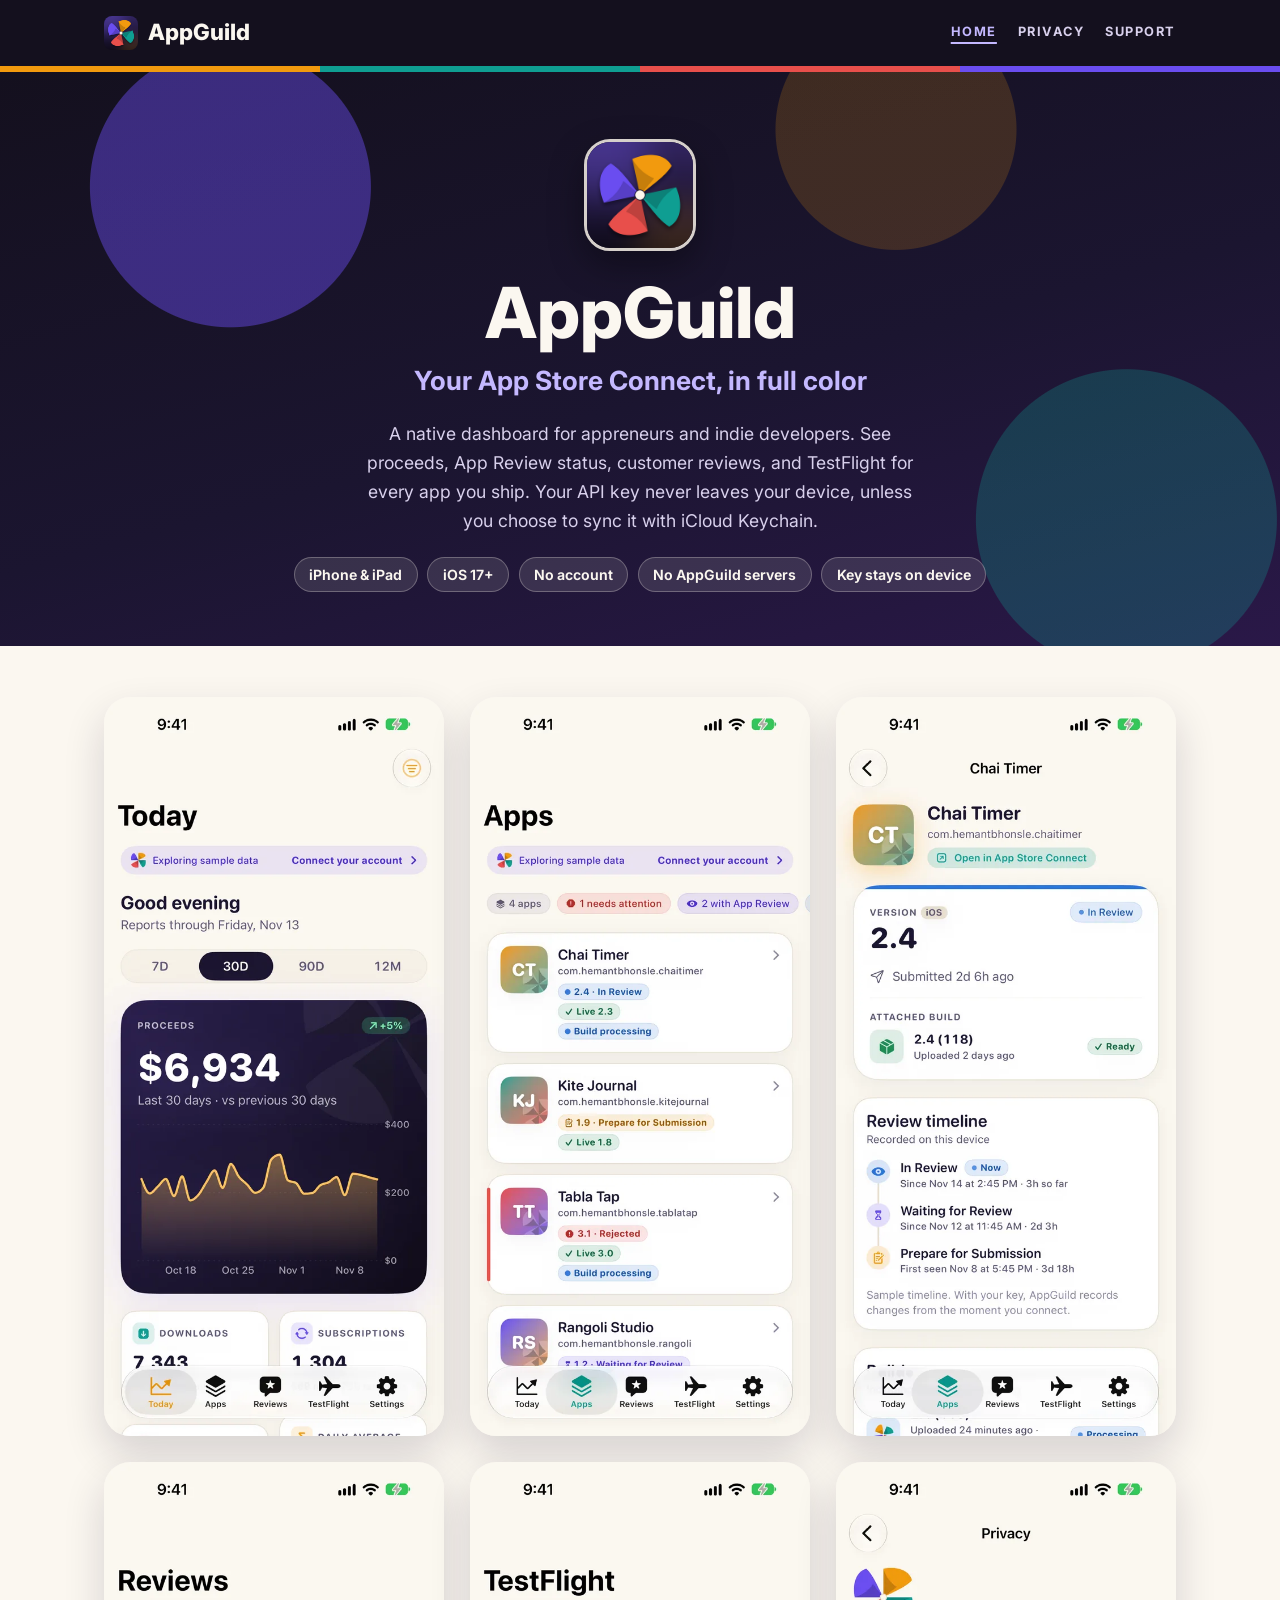
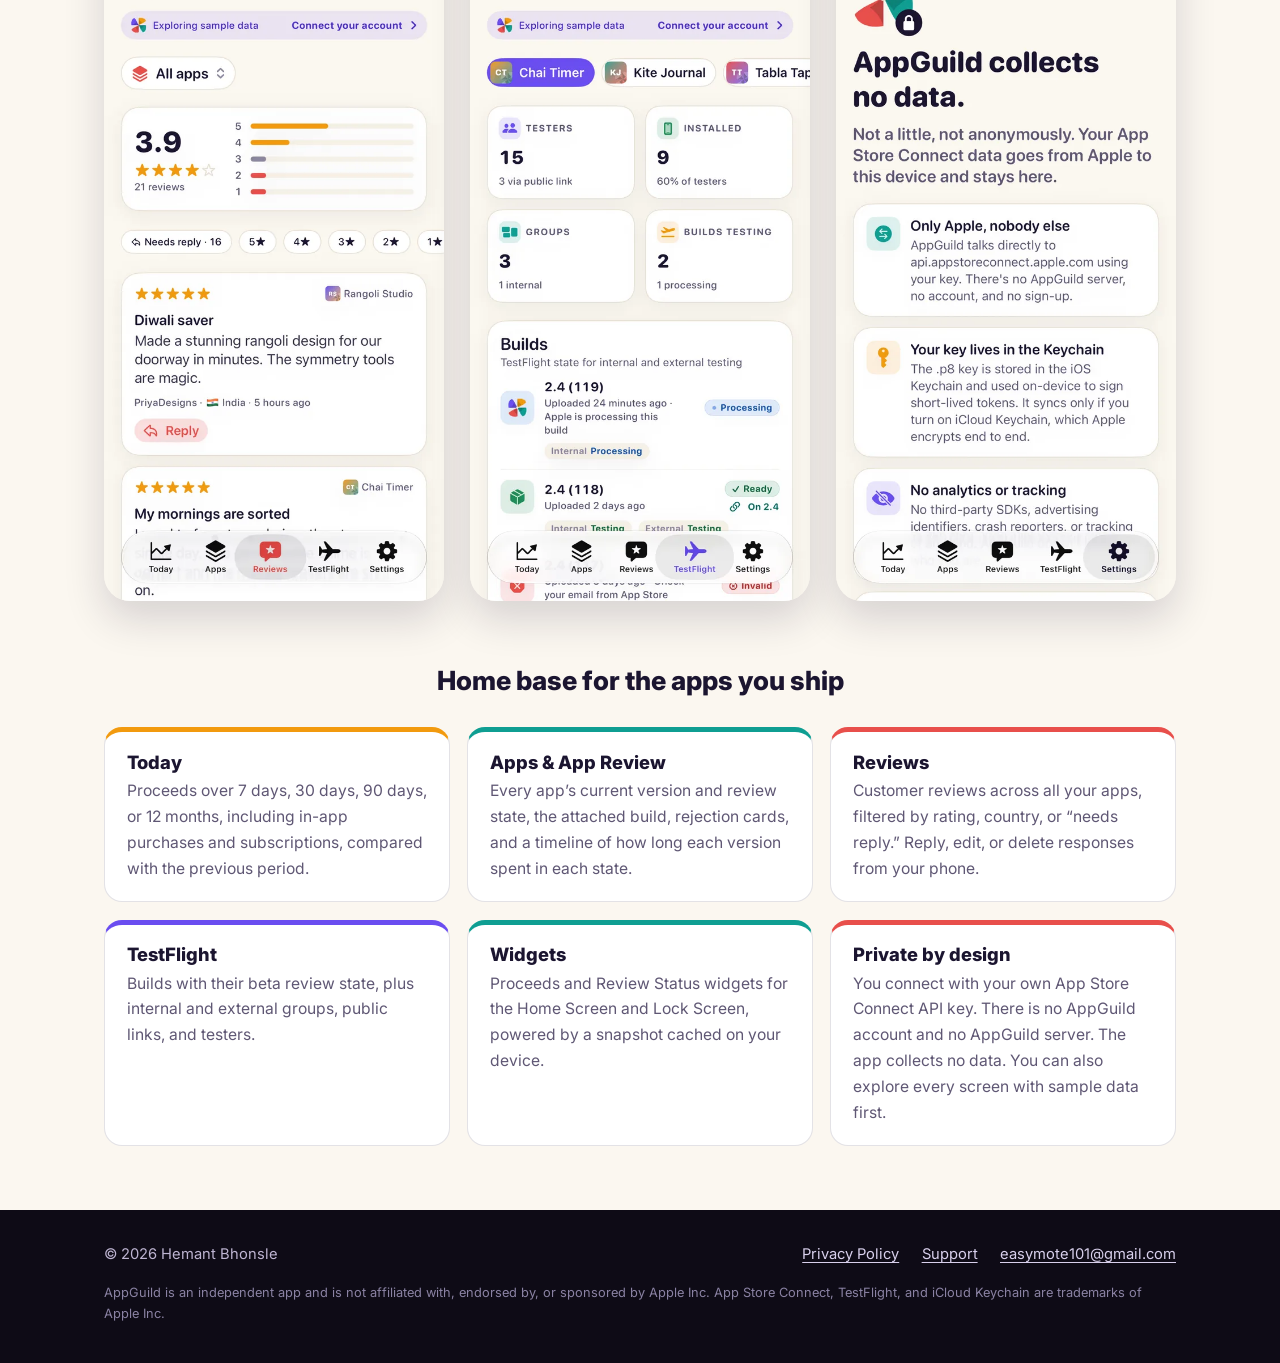
<file: appguild/index.html>
<!DOCTYPE html>
<html lang="en">
<head>
  <meta charset="utf-8">
  <meta name="viewport" content="width=device-width, initial-scale=1">
  <title>AppGuild for App Store Connect</title>
  <meta name="description" content="A native iOS dashboard for your App Store Connect account: proceeds, App Review status, customer reviews, and TestFlight. Your API key stays on your device.">
  <link rel="canonical" href="https://hbhonsle1.github.io/appguild/">
  <meta name="theme-color" content="#14101E">
  <meta property="og:type" content="website">
  <meta property="og:site_name" content="AppGuild">
  <meta property="og:title" content="AppGuild for App Store Connect">
  <meta property="og:description" content="A native iOS dashboard for your App Store Connect account: proceeds, App Review status, customer reviews, and TestFlight. Your API key stays on your device.">
  <meta property="og:url" content="https://hbhonsle1.github.io/appguild/">
  <meta property="og:image" content="https://hbhonsle1.github.io/appguild/assets/icon-512.png">
  <meta property="og:image:width" content="512">
  <meta property="og:image:height" content="512">
  <meta property="og:image:alt" content="AppGuild app icon: a four-blade pinwheel in marigold, lagoon, coral and iris on a deep purple background">
  <meta name="twitter:card" content="summary">
  <link rel="icon" href="assets/favicon.png" type="image/png">
  <link rel="apple-touch-icon" href="assets/apple-touch-icon.png">
  <link rel="preload" href="assets/fonts/inter.woff2" as="font" type="font/woff2" crossorigin>
  <link rel="stylesheet" href="assets/style.css">
</head>
<body>
  <a class="skip-link" href="#main">Skip to content</a>
  <header class="site-header">
    <div class="wrap">
      <a class="brand" href="./"><img src="assets/img/app-icon.png" alt="" width="34" height="34">AppGuild</a>
      <nav class="site-nav" aria-label="Main">
        <ul>
          <li><a href="" aria-current="page">Home</a></li>
          <li><a href="privacy/">Privacy</a></li>
          <li><a href="support/">Support</a></li>
        </ul>
      </nav>
    </div>
  </header>
  <div class="blades" aria-hidden="true"></div>
  <main id="main">
    <section class="hero">
      <div class="wrap">
        <img class="app-icon" src="assets/img/app-icon.png" width="112" height="112" alt="AppGuild app icon: a four-blade pinwheel in marigold, lagoon, coral and iris on a deep purple background">
        <h1>AppGuild</h1>
        <p class="tagline">Your App Store Connect, in full color</p>
        <p class="summary">A native dashboard for appreneurs and indie developers. See proceeds, App Review status, customer reviews, and TestFlight for every app you ship. Your API key never leaves your device, unless you choose to sync it with iCloud Keychain.</p>
        <ul class="chips" aria-label="Highlights">
          <li>iPhone &amp; iPad</li><li>iOS 17+</li><li>No account</li><li>No AppGuild servers</li><li>Key stays on device</li>
        </ul>
      </div>
    </section>

    <section class="shots" aria-label="Screenshots">
      <div class="wrap">
        <ul>
          <li>
            <figure>
              <picture>
                <source srcset="assets/img/iphone-01.webp" type="image/webp">
                <img src="assets/img/iphone-01.jpg" width="600" height="1303" loading="lazy" decoding="async" alt="The Today tab in AppGuild, showing $6,934 in proceeds over the last 30 days, up 5% from the previous period, plus downloads and subscriptions.">
              </picture>
            </figure>
          </li>
          <li>
            <figure>
              <picture>
                <source srcset="assets/img/iphone-02.webp" type="image/webp">
                <img src="assets/img/iphone-02.jpg" width="600" height="1303" loading="lazy" decoding="async" alt="The Apps tab, with every app’s current version and App Review state at a glance.">
              </picture>
            </figure>
          </li>
          <li>
            <figure>
              <picture>
                <source srcset="assets/img/iphone-03.webp" type="image/webp">
                <img src="assets/img/iphone-03.jpg" width="600" height="1303" loading="lazy" decoding="async" alt="An app detail screen with a review timeline that shows how long each version spent in each App Review state.">
              </picture>
            </figure>
          </li>
          <li>
            <figure>
              <picture>
                <source srcset="assets/img/iphone-04.webp" type="image/webp">
                <img src="assets/img/iphone-04.jpg" width="600" height="1303" loading="lazy" decoding="async" alt="The Reviews tab, listing customer reviews across apps so you can reply from your phone.">
              </picture>
            </figure>
          </li>
          <li>
            <figure>
              <picture>
                <source srcset="assets/img/iphone-05.webp" type="image/webp">
                <img src="assets/img/iphone-05.jpg" width="600" height="1303" loading="lazy" decoding="async" alt="The TestFlight tab, showing builds, beta review state, and tester groups.">
              </picture>
            </figure>
          </li>
          <li>
            <figure>
              <picture>
                <source srcset="assets/img/iphone-06.webp" type="image/webp">
                <img src="assets/img/iphone-06.jpg" width="600" height="1303" loading="lazy" decoding="async" alt="The Privacy screen: AppGuild collects no data. Your App Store Connect data goes from Apple to this device and stays here.">
              </picture>
            </figure>
          </li>
        </ul>
      </div>
    </section>

    <section class="features" aria-labelledby="features-title">
      <div class="wrap">
        <h2 id="features-title">Home base for the apps you ship</h2>
        <ul>
          <li><h3>Today</h3><p>Proceeds over 7 days, 30 days, 90 days, or 12 months, including in-app purchases and subscriptions, compared with the previous period.</p></li>
          <li><h3>Apps &amp; App Review</h3><p>Every app’s current version and review state, the attached build, rejection cards, and a timeline of how long each version spent in each state.</p></li>
          <li><h3>Reviews</h3><p>Customer reviews across all your apps, filtered by rating, country, or “needs reply.” Reply, edit, or delete responses from your phone.</p></li>
          <li><h3>TestFlight</h3><p>Builds with their beta review state, plus internal and external groups, public links, and testers.</p></li>
          <li><h3>Widgets</h3><p>Proceeds and Review Status widgets for the Home Screen and Lock Screen, powered by a snapshot cached on your device.</p></li>
          <li><h3>Private by design</h3><p>You connect with your own App Store Connect API key. There is no AppGuild account and no AppGuild server. The app collects no data. You can also explore every screen with sample data first.</p></li>
        </ul>
      </div>
    </section>
  </main>
  <footer class="site-footer">
    <div class="wrap">
      <p>&copy; 2026 Hemant Bhonsle</p>
      <nav aria-label="Footer">
        <ul>
          <li><a href="privacy/">Privacy Policy</a></li>
          <li><a href="support/">Support</a></li>
          <li><a href="mailto:easymote101@gmail.com">easymote101@gmail.com</a></li>
        </ul>
      </nav>
      <p class="legal">AppGuild is an independent app and is not affiliated with, endorsed by, or sponsored by Apple Inc. App Store Connect, TestFlight, and iCloud Keychain are trademarks of Apple Inc.</p>
    </div>
  </footer>
</body>
</html>
</file>
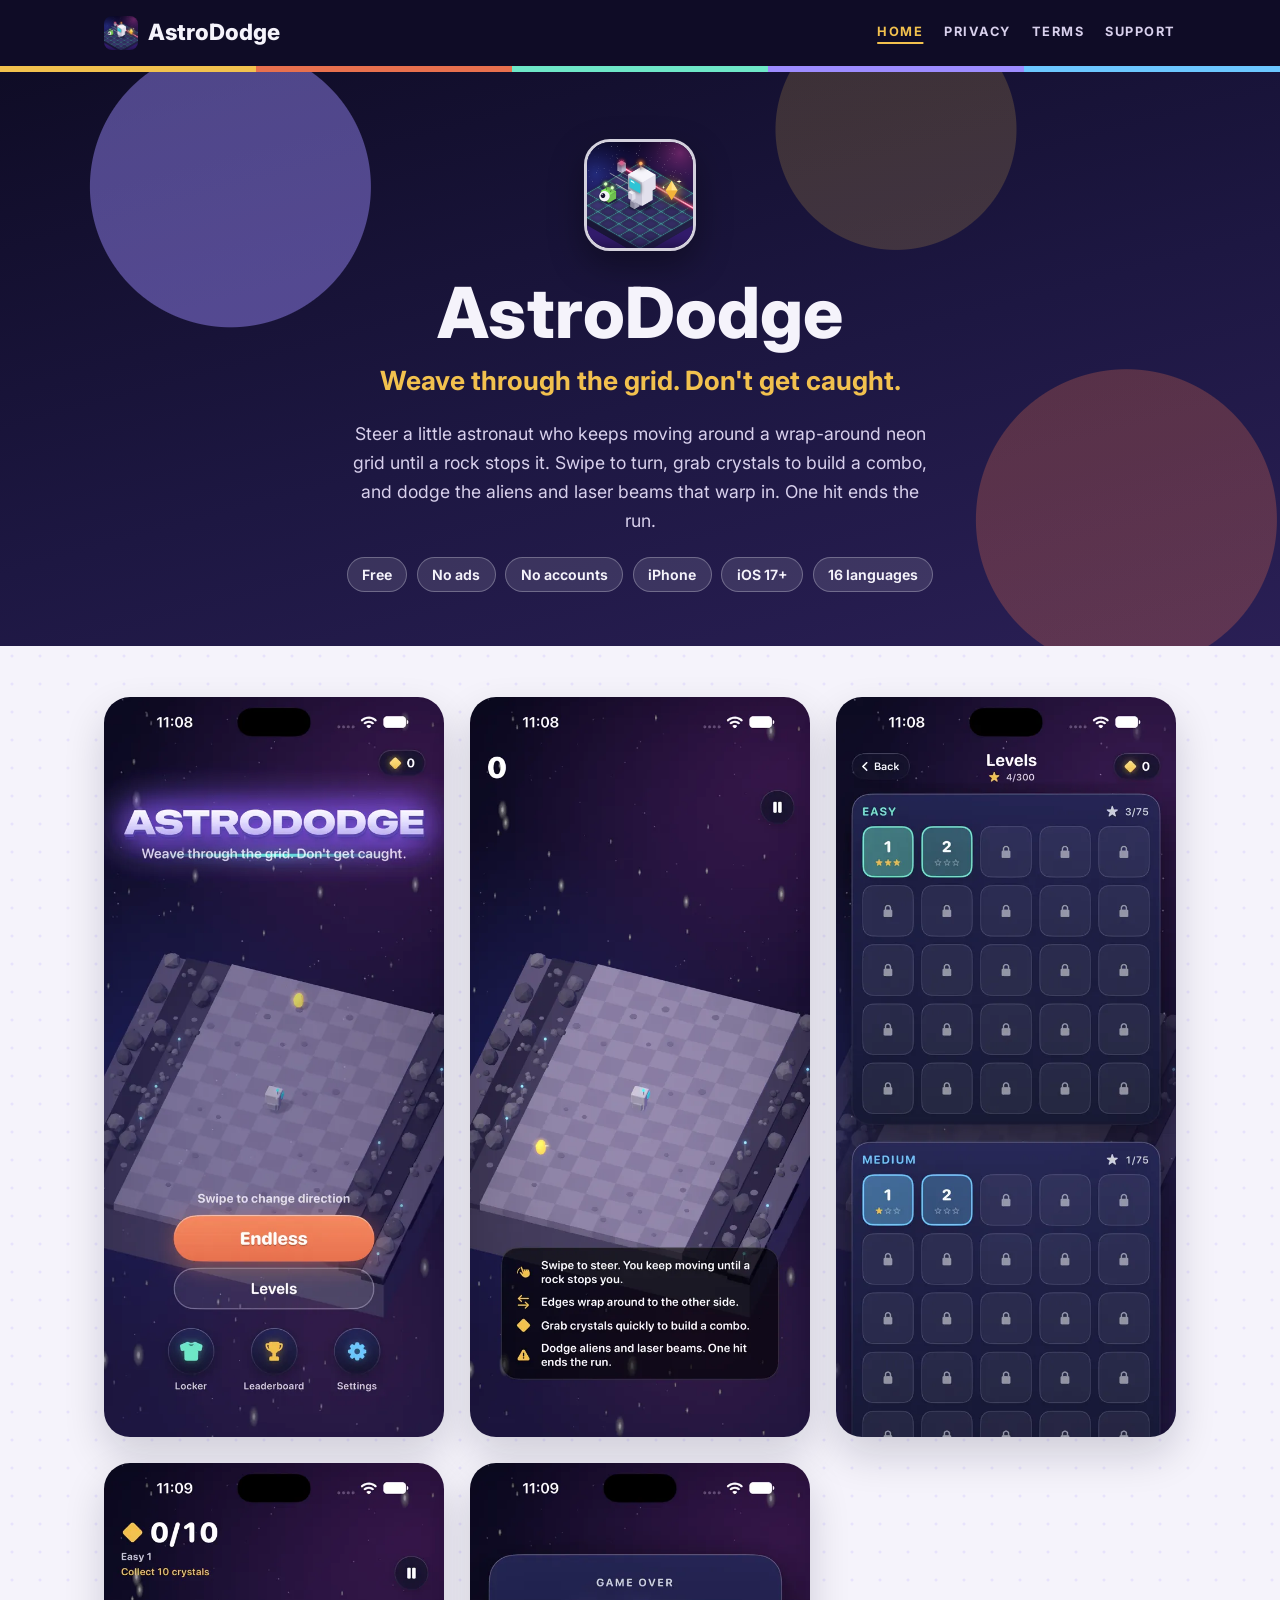
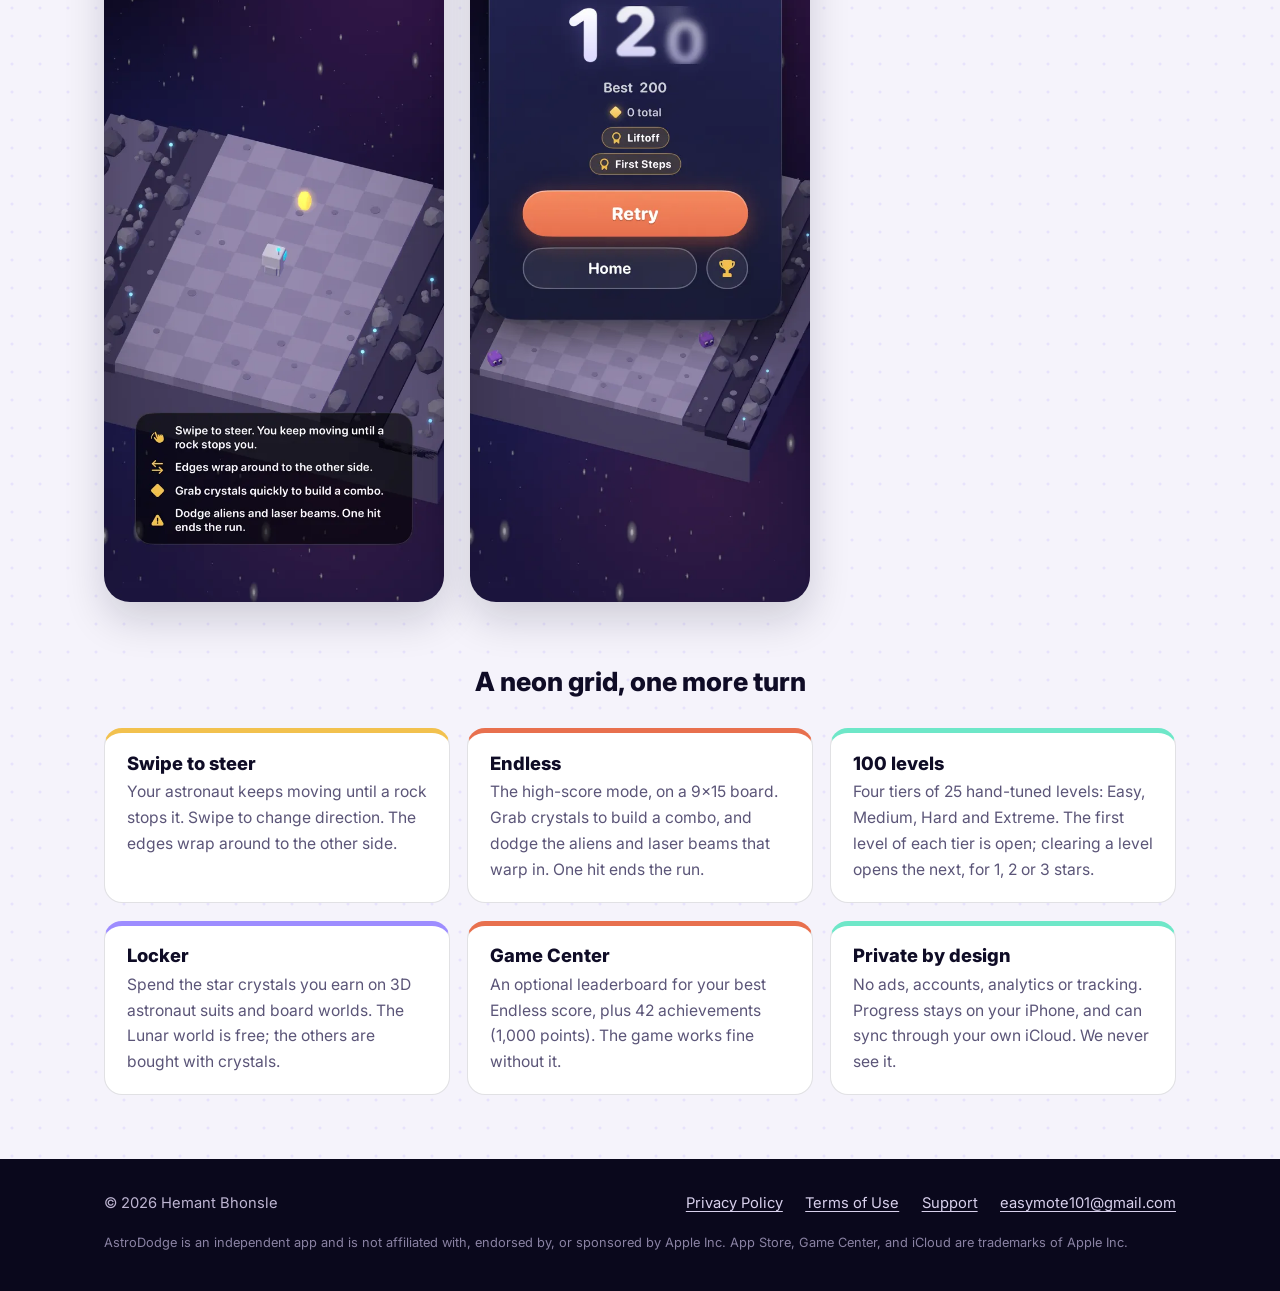
<file: astrododge/index.html>
<!DOCTYPE html>
<html lang="en">
<head>
  <meta charset="utf-8">
  <meta name="viewport" content="width=device-width, initial-scale=1">
  <title>AstroDodge: Space Grid</title>
  <meta name="description" content="Steer an astronaut around a wrap-around neon grid, grab crystals, and dodge aliens and lasers. Endless high scores and 100 levels. Free, no ads.">
  <link rel="canonical" href="https://hbhonsle1.github.io/astrododge/">
  <meta name="theme-color" content="#0F0C26">
  <meta property="og:type" content="website">
  <meta property="og:site_name" content="AstroDodge">
  <meta property="og:title" content="AstroDodge: Space Grid">
  <meta property="og:description" content="Steer an astronaut around a wrap-around neon grid, grab crystals, and dodge aliens and lasers. Endless high scores and 100 levels. Free, no ads.">
  <meta property="og:url" content="https://hbhonsle1.github.io/astrododge/">
  <meta property="og:image" content="https://hbhonsle1.github.io/astrododge/assets/icon-512.png">
  <meta property="og:image:width" content="512">
  <meta property="og:image:height" content="512">
  <meta property="og:image:alt" content="AstroDodge app icon: an astronaut dodging on a neon wrap-around grid, with a gold crystal, an alien and a laser beam">
  <meta name="twitter:card" content="summary">
  <link rel="icon" href="assets/favicon.png" type="image/png">
  <link rel="apple-touch-icon" href="assets/apple-touch-icon.png">
  <link rel="preload" href="assets/fonts/inter.woff2" as="font" type="font/woff2" crossorigin>
  <link rel="stylesheet" href="assets/style.css">
</head>
<body>
  <a class="skip-link" href="#main">Skip to content</a>
  <header class="site-header">
    <div class="wrap">
      <a class="brand" href="./"><img src="assets/img/app-icon.png" alt="" width="34" height="34">AstroDodge</a>
      <nav class="site-nav" aria-label="Main">
        <ul>
          <li><a href="" aria-current="page">Home</a></li>
          <li><a href="privacy/">Privacy</a></li>
          <li><a href="terms/">Terms</a></li>
          <li><a href="support/">Support</a></li>
        </ul>
      </nav>
    </div>
  </header>
  <div class="orbit" aria-hidden="true"></div>
  <main id="main">
    <section class="hero">
      <div class="wrap">
        <img class="app-icon" src="assets/img/app-icon.png" width="112" height="112" alt="AstroDodge app icon: an astronaut dodging on a neon wrap-around grid, with a gold crystal, an alien and a laser beam">
        <h1>AstroDodge</h1>
        <p class="tagline">Weave through the grid. Don't get caught.</p>
        <p class="summary">Steer a little astronaut who keeps moving around a wrap-around neon grid until a rock stops it. Swipe to turn, grab crystals to build a combo, and dodge the aliens and laser beams that warp in. One hit ends the run.</p>
        <ul class="chips" aria-label="Highlights">
          <li>Free</li><li>No ads</li><li>No accounts</li><li>iPhone</li><li>iOS 17+</li><li>16 languages</li>
        </ul>
      </div>
    </section>

    <section class="shots" aria-label="Screenshots">
      <div class="wrap">
        <ul>
          <li>
            <figure>
              <picture>
                <source srcset="assets/img/iphone-01.webp" type="image/webp">
                <img src="assets/img/iphone-01.jpg" width="600" height="1304" loading="lazy" decoding="async" alt="The AstroDodge title screen, with Endless and Levels, over a 3D neon grid.">
              </picture>
            </figure>
          </li>
          <li>
            <figure>
              <picture>
                <source srcset="assets/img/iphone-02.webp" type="image/webp">
                <img src="assets/img/iphone-02.jpg" width="600" height="1304" loading="lazy" decoding="async" alt="Endless play on the wrap-around grid, with the first-run tips: swipe to steer, edges wrap, grab crystals, and dodge aliens and lasers.">
              </picture>
            </figure>
          </li>
          <li>
            <figure>
              <picture>
                <source srcset="assets/img/iphone-03.webp" type="image/webp">
                <img src="assets/img/iphone-03.jpg" width="600" height="1304" loading="lazy" decoding="async" alt="The Levels screen, with Easy and Medium tiers of 25 levels and star ratings.">
              </picture>
            </figure>
          </li>
          <li>
            <figure>
              <picture>
                <source srcset="assets/img/iphone-04.webp" type="image/webp">
                <img src="assets/img/iphone-04.jpg" width="600" height="1304" loading="lazy" decoding="async" alt="Easy 1 in Levels mode: collect 10 crystals on the neon grid.">
              </picture>
            </figure>
          </li>
          <li>
            <figure>
              <picture>
                <source srcset="assets/img/iphone-05.webp" type="image/webp">
                <img src="assets/img/iphone-05.jpg" width="600" height="1304" loading="lazy" decoding="async" alt="The Game Over card, showing the run's score, best score, and achievements.">
              </picture>
            </figure>
          </li>
        </ul>
      </div>
    </section>

    <section class="features" aria-labelledby="features-title">
      <div class="wrap">
        <h2 id="features-title">A neon grid, one more turn</h2>
        <ul>
          <li><h3>Swipe to steer</h3><p>Your astronaut keeps moving until a rock stops it. Swipe to change direction. The edges wrap around to the other side.</p></li>
          <li><h3>Endless</h3><p>The high-score mode, on a 9&times;15 board. Grab crystals to build a combo, and dodge the aliens and laser beams that warp in. One hit ends the run.</p></li>
          <li><h3>100 levels</h3><p>Four tiers of 25 hand-tuned levels: Easy, Medium, Hard and Extreme. The first level of each tier is open; clearing a level opens the next, for 1, 2 or 3 stars.</p></li>
          <li><h3>Locker</h3><p>Spend the star crystals you earn on 3D astronaut suits and board worlds. The Lunar world is free; the others are bought with crystals.</p></li>
          <li><h3>Game Center</h3><p>An optional leaderboard for your best Endless score, plus 42 achievements (1,000 points). The game works fine without it.</p></li>
          <li><h3>Private by design</h3><p>No ads, accounts, analytics or tracking. Progress stays on your iPhone, and can sync through your own iCloud. We never see it.</p></li>
        </ul>
      </div>
    </section>
  </main>
  <footer class="site-footer">
    <div class="wrap">
      <p>&copy; 2026 Hemant Bhonsle</p>
      <nav aria-label="Footer">
        <ul>
          <li><a href="privacy/">Privacy Policy</a></li>
          <li><a href="terms/">Terms of Use</a></li>
          <li><a href="support/">Support</a></li>
          <li><a href="mailto:easymote101@gmail.com">easymote101@gmail.com</a></li>
        </ul>
      </nav>
      <p class="legal">AstroDodge is an independent app and is not affiliated with, endorsed by, or sponsored by Apple Inc. App Store, Game Center, and iCloud are trademarks of Apple Inc.</p>
    </div>
  </footer>
</body>
</html>
</file>
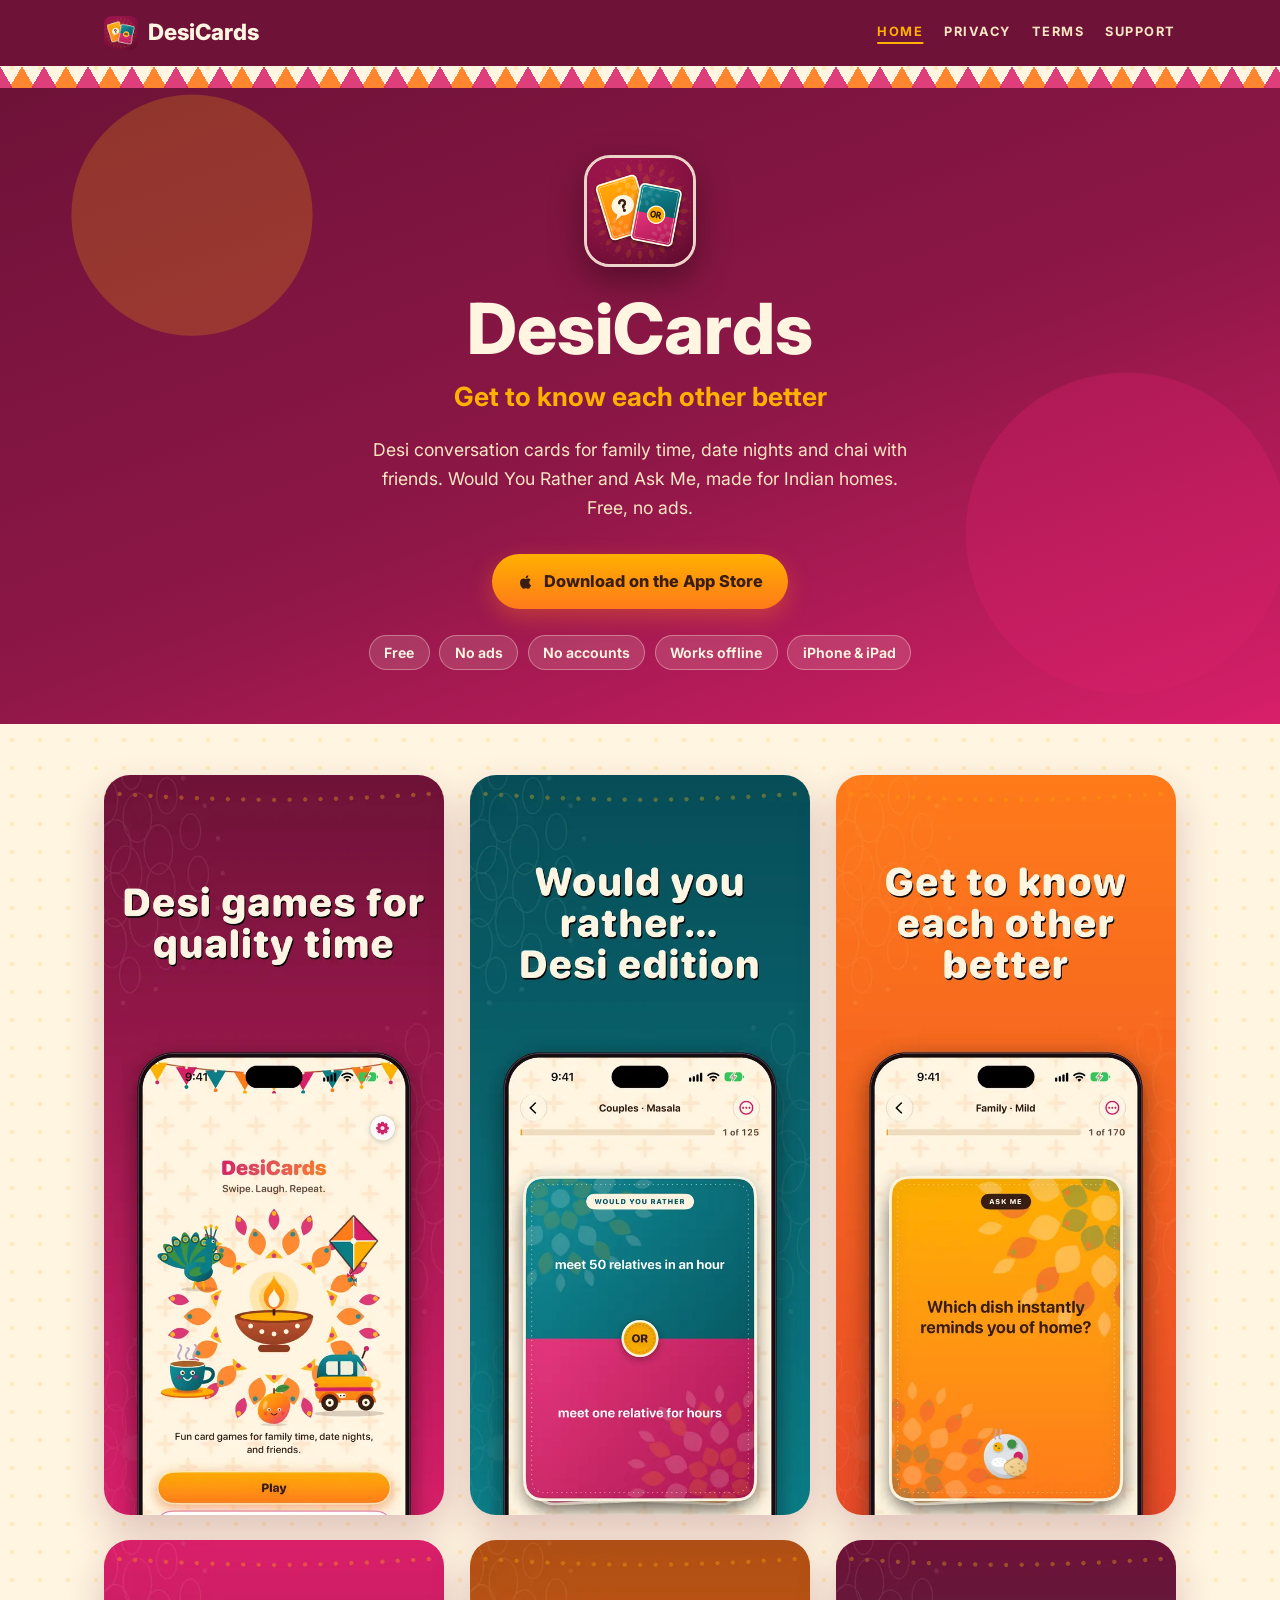
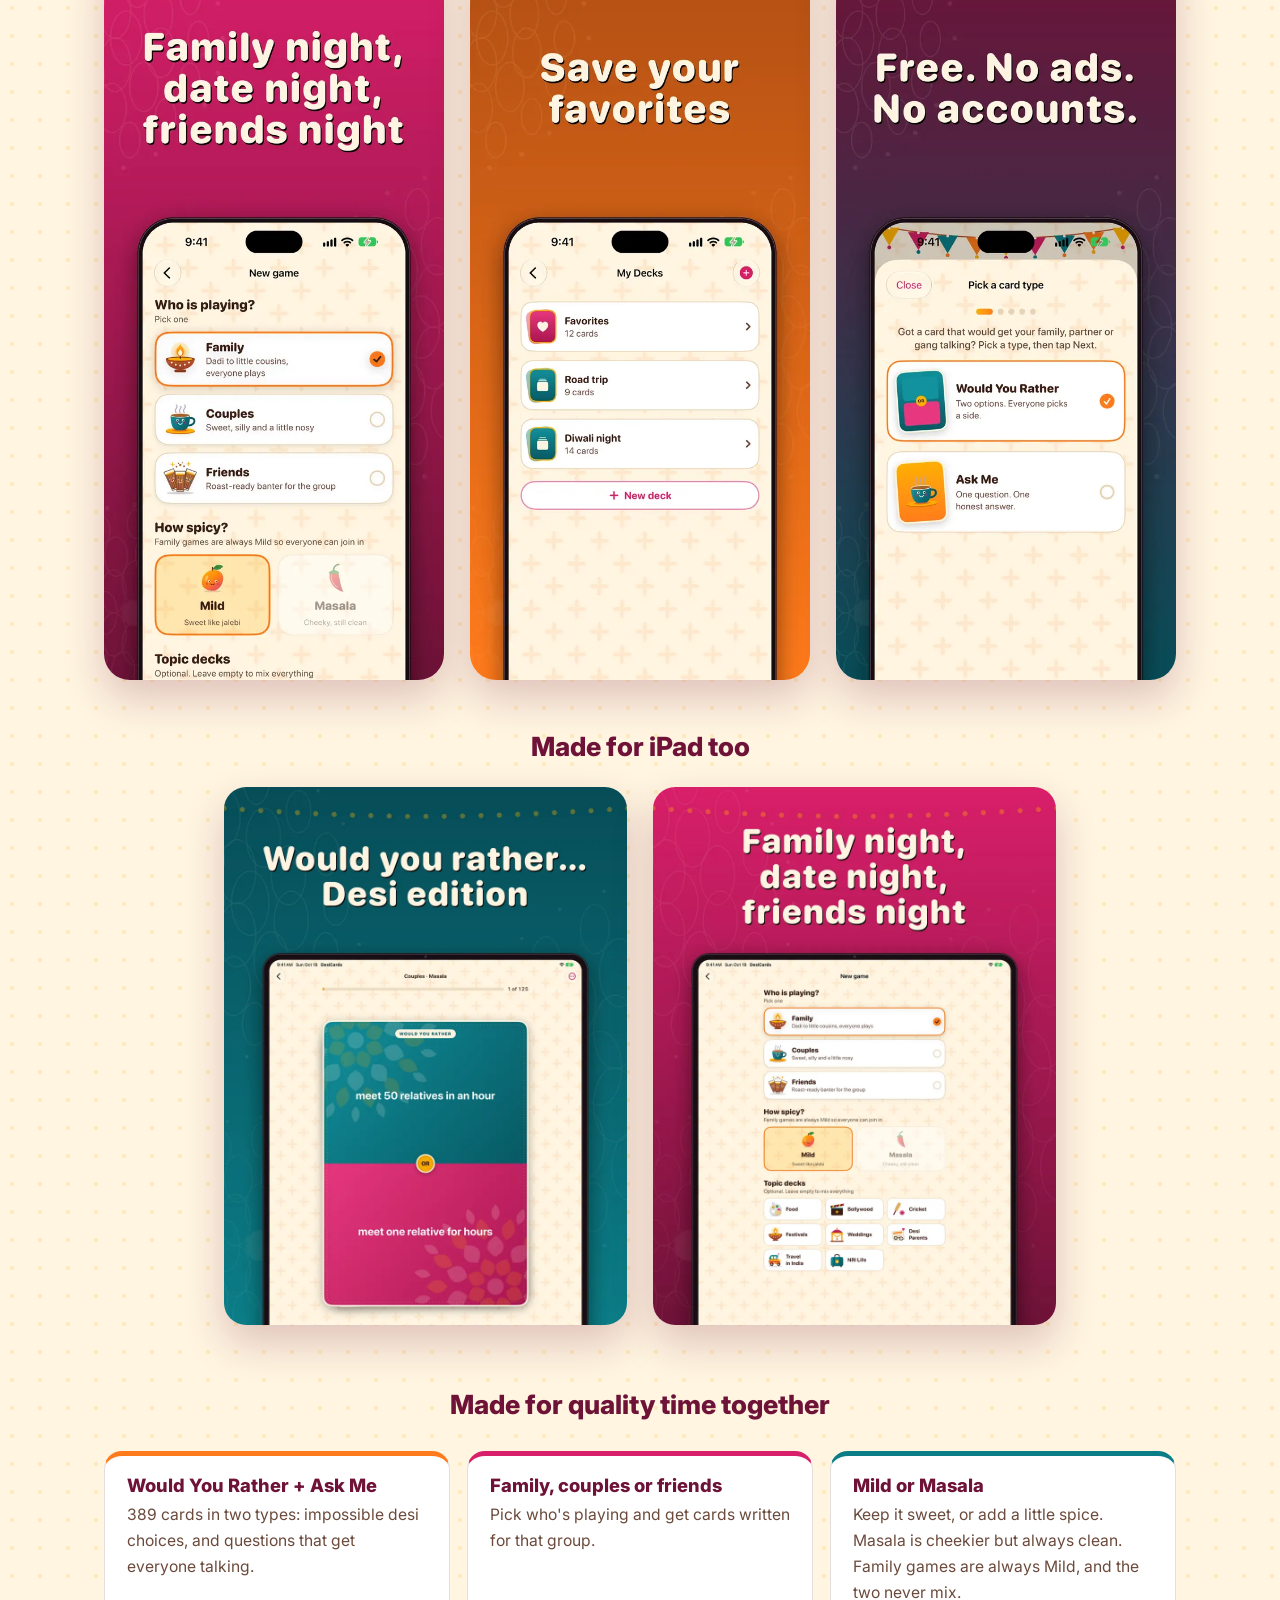
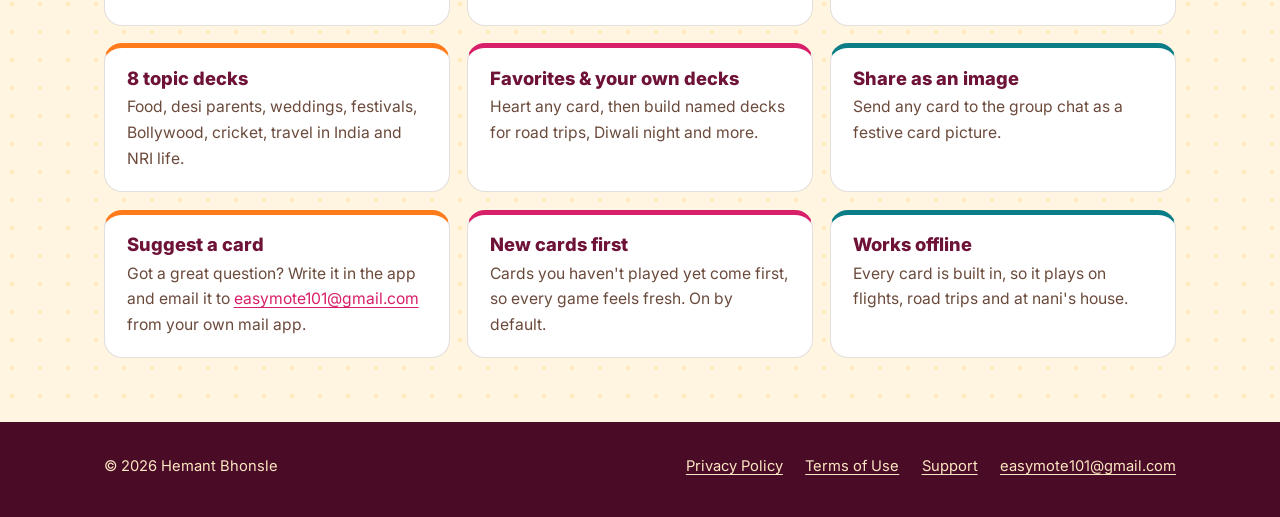
<file: desicards/index.html>
<!DOCTYPE html>
<html lang="en">
<head>
  <meta charset="utf-8">
  <meta name="viewport" content="width=device-width, initial-scale=1">
  <title>DesiCards: Desi Questions Game · For Family, Friends, &amp; Couples</title>
  <meta name="description" content="Desi conversation cards for family time, date nights and chai with friends. Would You Rather and Ask Me, made for Indian homes. Free, no ads.">
  <link rel="canonical" href="https://hbhonsle1.github.io/desicards/">
  <meta name="theme-color" content="#6E1238">
  <meta property="og:type" content="website">
  <meta property="og:site_name" content="DesiCards">
  <meta property="og:title" content="DesiCards: Desi Questions Game">
  <meta property="og:description" content="Desi conversation cards for family time, date nights and chai with friends. Would You Rather and Ask Me, made for Indian homes. Free, no ads.">
  <meta property="og:url" content="https://hbhonsle1.github.io/desicards/">
  <meta property="og:image" content="https://hbhonsle1.github.io/desicards/assets/icon-512.png?v=2">
  <meta property="og:image:width" content="512">
  <meta property="og:image:height" content="512">
  <meta property="og:image:alt" content="DesiCards app icon: an Ask Me card and a Would You Rather card on maroon">
  <meta name="twitter:card" content="summary">
  <link rel="icon" href="assets/favicon.png?v=2" type="image/png">
  <link rel="apple-touch-icon" href="assets/apple-touch-icon.png?v=2">
  <link rel="preload" href="assets/fonts/inter.woff2" as="font" type="font/woff2" crossorigin>
  <link rel="stylesheet" href="assets/style.css?v=2">
</head>
<body>
  <a class="skip-link" href="#main">Skip to content</a>
  <header class="site-header">
    <div class="wrap">
      <a class="brand" href="./"><img src="assets/img/app-icon.png?v=2" alt="" width="34" height="34">DesiCards</a>
      <nav class="site-nav" aria-label="Main">
        <ul>
          <li><a href="" aria-current="page">Home</a></li>
          <li><a href="privacy/">Privacy</a></li>
          <li><a href="terms/">Terms</a></li>
          <li><a href="support/">Support</a></li>
        </ul>
      </nav>
    </div>
  </header>
  <div class="bunting" aria-hidden="true"></div><div class="bunting alt" aria-hidden="true"></div>
  <main id="main">
    <section class="hero">
      <div class="wrap">
        <img class="app-icon" src="assets/img/app-icon.png?v=2" width="112" height="112" alt="DesiCards app icon: an Ask Me card and a Would You Rather card on maroon">
        <h1>DesiCards</h1>
        <p class="tagline">Get to know each other better</p>
        <p class="summary">Desi conversation cards for family time, date nights and chai with friends. Would You Rather and Ask Me, made for Indian homes. Free, no ads.</p>
        <a class="button" href="https://apps.apple.com/app/id6823838145"><svg viewBox="0 0 24 24" aria-hidden="true" focusable="false"><path d="M16.37 12.6c-.02-2.3 1.88-3.4 1.97-3.46-1.07-1.57-2.74-1.78-3.33-1.8-1.42-.14-2.77.83-3.49.83-.72 0-1.83-.81-3-.79-1.55.02-2.97.9-3.77 2.28-1.6 2.78-.41 6.9 1.15 9.16.76 1.1 1.67 2.34 2.86 2.3 1.15-.05 1.58-.74 2.97-.74 1.38 0 1.77.74 2.98.72 1.23-.02 2.01-1.12 2.76-2.23.87-1.28 1.23-2.51 1.25-2.58-.03-.01-2.4-.92-2.42-3.66zM14.1 5.86c.63-.77 1.06-1.83.94-2.9-.91.04-2.02.61-2.67 1.37-.58.67-1.1 1.76-.96 2.8 1.02.08 2.06-.52 2.69-1.27z"/></svg>Download on the App Store</a>
        <ul class="chips" aria-label="Highlights">
          <li>Free</li><li>No ads</li><li>No accounts</li><li>Works offline</li><li>iPhone &amp; iPad</li>
        </ul>
      </div>
    </section>

    <section class="shots" aria-label="Screenshots">
      <div class="wrap">
        <ul>
          <li>
            <figure>
              <picture>
                <source srcset="assets/img/iphone-01.webp?v=2" type="image/webp">
                <img src="assets/img/iphone-01.jpg?v=2" width="600" height="1304" loading="lazy" decoding="async" alt="Desi games for quality time: the DesiCards home screen with a festive diya, peacock and kite illustration and a Play button.">
              </picture>
            </figure>
          </li>
          <li>
            <figure>
              <picture>
                <source srcset="assets/img/iphone-02.webp?v=2" type="image/webp">
                <img src="assets/img/iphone-02.jpg?v=2" width="600" height="1304" loading="lazy" decoding="async" alt="Would you rather… Desi edition: meet 50 relatives in an hour, or meet one relative for hours.">
              </picture>
            </figure>
          </li>
          <li>
            <figure>
              <picture>
                <source srcset="assets/img/iphone-03.webp?v=2" type="image/webp">
                <img src="assets/img/iphone-03.jpg?v=2" width="600" height="1304" loading="lazy" decoding="async" alt="Get to know each other better: the Ask Me card “Which dish instantly reminds you of home?”">
              </picture>
            </figure>
          </li>
          <li>
            <figure>
              <picture>
                <source srcset="assets/img/iphone-04.webp?v=2" type="image/webp">
                <img src="assets/img/iphone-04.jpg?v=2" width="600" height="1304" loading="lazy" decoding="async" alt="Family night, date night, friends night: choose who’s playing, Mild or Masala, and topic decks.">
              </picture>
            </figure>
          </li>
          <li>
            <figure>
              <picture>
                <source srcset="assets/img/iphone-05.webp?v=2" type="image/webp">
                <img src="assets/img/iphone-05.jpg?v=2" width="600" height="1304" loading="lazy" decoding="async" alt="Save your favorites: My Decks with Favorites, Road trip and Diwali night decks.">
              </picture>
            </figure>
          </li>
          <li>
            <figure>
              <picture>
                <source srcset="assets/img/iphone-06.webp?v=2" type="image/webp">
                <img src="assets/img/iphone-06.jpg?v=2" width="600" height="1304" loading="lazy" decoding="async" alt="Free. No ads. No accounts. Suggest a card by picking Would You Rather or Ask Me.">
              </picture>
            </figure>
          </li>
        </ul>
        <h2 class="shots-title">Made for iPad too</h2>
        <ul class="ipad">
          <li>
            <figure>
              <picture>
                <source srcset="assets/img/ipad-02.webp?v=2" type="image/webp">
                <img src="assets/img/ipad-02.jpg?v=2" width="900" height="1200" loading="lazy" decoding="async" alt="DesiCards on iPad: a Would You Rather card, meet 50 relatives in an hour or meet one relative for hours.">
              </picture>
            </figure>
          </li>
          <li>
            <figure>
              <picture>
                <source srcset="assets/img/ipad-04.webp?v=2" type="image/webp">
                <img src="assets/img/ipad-04.jpg?v=2" width="900" height="1200" loading="lazy" decoding="async" alt="DesiCards on iPad: the new game screen with Family, Couples and Friends, Mild or Masala, and topic decks.">
              </picture>
            </figure>
          </li>
        </ul>
      </div>
    </section>

    <section class="features" aria-labelledby="features-title">
      <div class="wrap">
        <h2 id="features-title">Made for quality time together</h2>
        <ul>
          <li><h3>Would You Rather + Ask Me</h3><p>389 cards in two types: impossible desi choices, and questions that get everyone talking.</p></li>
          <li><h3>Family, couples or friends</h3><p>Pick who's playing and get cards written for that group.</p></li>
          <li><h3>Mild or Masala</h3><p>Keep it sweet, or add a little spice. Masala is cheekier but always clean. Family games are always Mild, and the two never mix.</p></li>
          <li><h3>8 topic decks</h3><p>Food, desi parents, weddings, festivals, Bollywood, cricket, travel in India and NRI life.</p></li>
          <li><h3>Favorites &amp; your own decks</h3><p>Heart any card, then build named decks for road trips, Diwali night and more.</p></li>
          <li><h3>Share as an image</h3><p>Send any card to the group chat as a festive card picture.</p></li>
          <li><h3>Suggest a card</h3><p>Got a great question? Write it in the app and email it to <a href="mailto:easymote101@gmail.com">easymote101@gmail.com</a> from your own mail app.</p></li>
          <li><h3>New cards first</h3><p>Cards you haven't played yet come first, so every game feels fresh. On by default.</p></li>
          <li><h3>Works offline</h3><p>Every card is built in, so it plays on flights, road trips and at nani's house.</p></li>
        </ul>
      </div>
    </section>
  </main>
  <footer class="site-footer">
    <div class="wrap">
      <p>&copy; 2026 Hemant Bhonsle</p>
      <nav aria-label="Footer">
        <ul>
          <li><a href="privacy/">Privacy Policy</a></li>
          <li><a href="terms/">Terms of Use</a></li>
          <li><a href="support/">Support</a></li>
          <li><a href="mailto:easymote101@gmail.com">easymote101@gmail.com</a></li>
        </ul>
      </nav>
    </div>
  </footer>
</body>
</html>
</file>
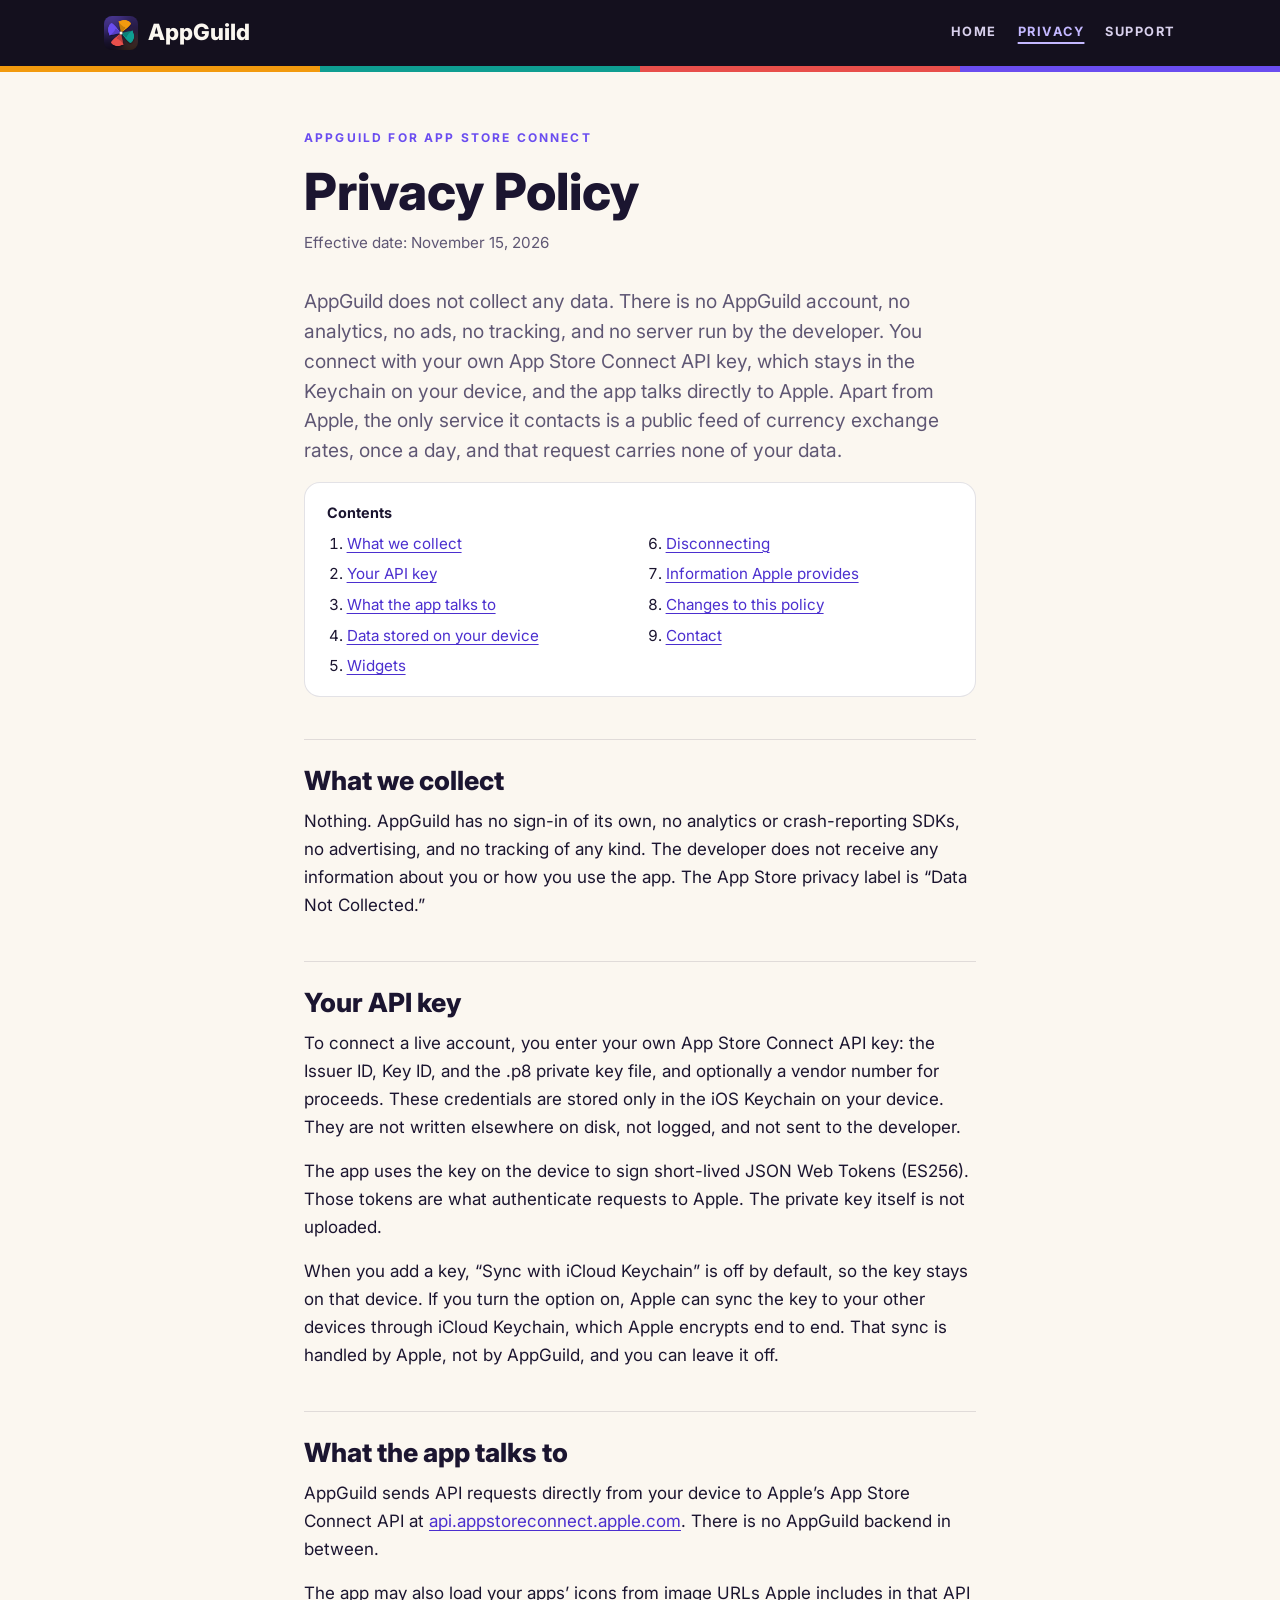
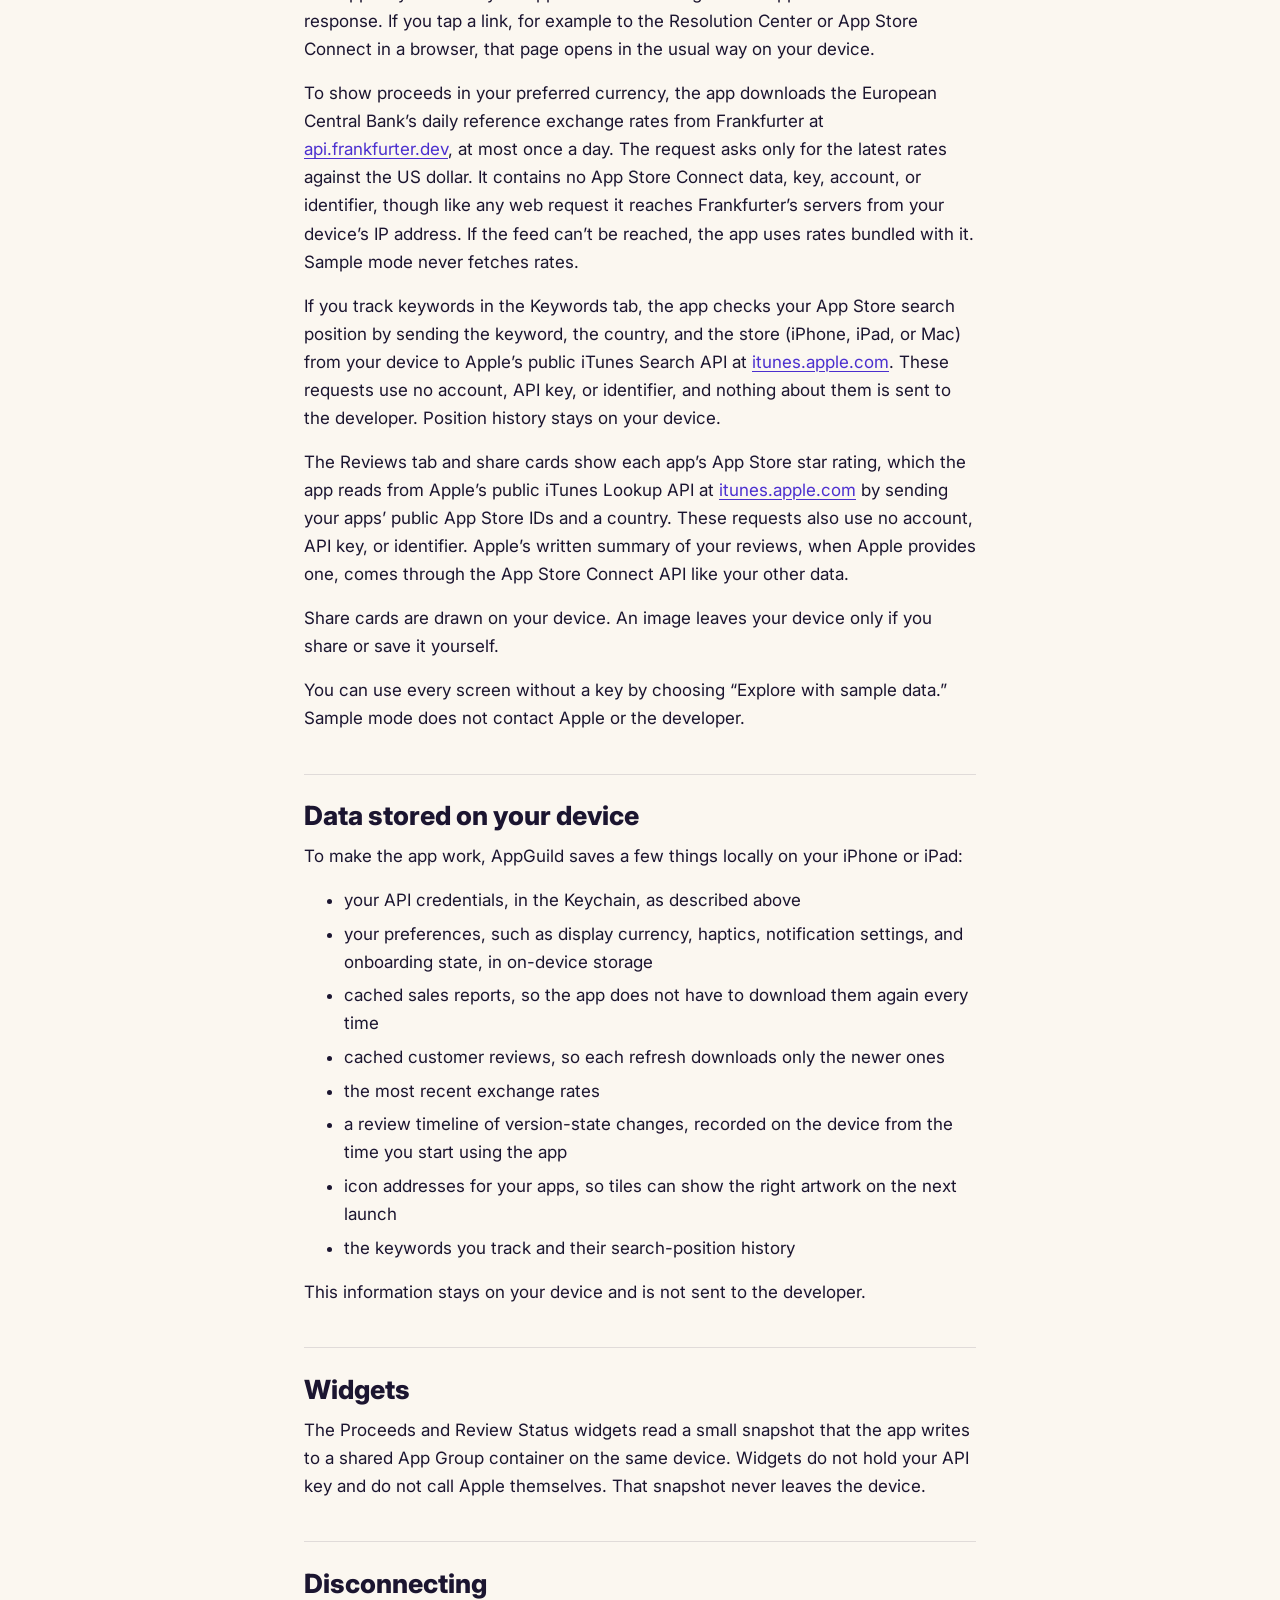
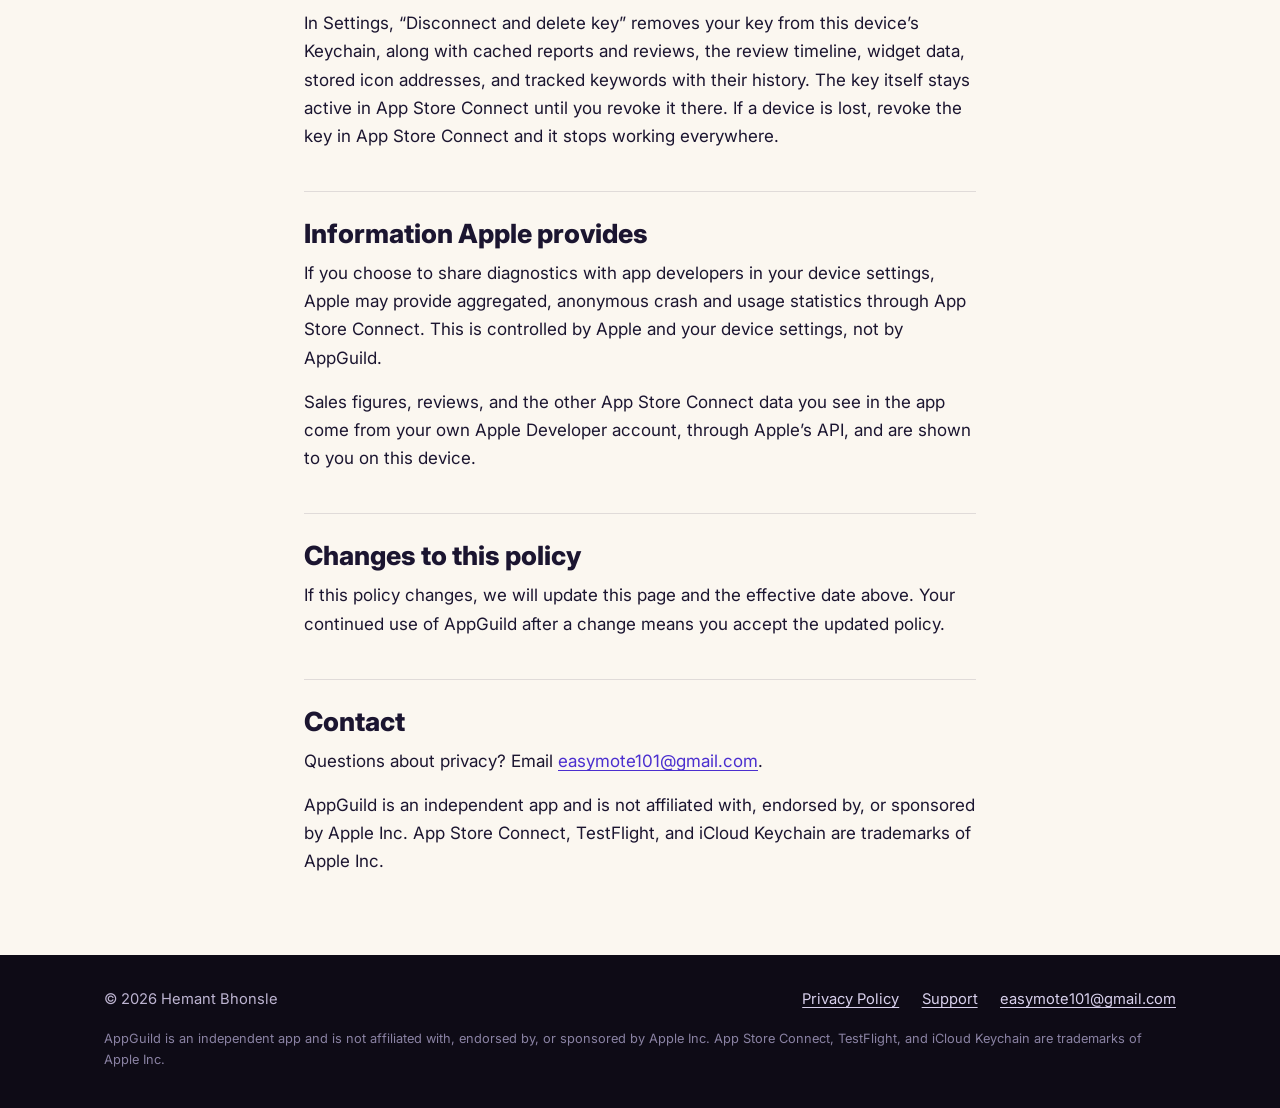
<file: appguild/privacy/index.html>
<!DOCTYPE html>
<html lang="en">
<head>
  <meta charset="utf-8">
  <meta name="viewport" content="width=device-width, initial-scale=1">
  <title>Privacy Policy · AppGuild</title>
  <meta name="description" content="Privacy Policy for AppGuild for App Store Connect. No data collected. Your API key stays in the device Keychain. The app talks to Apple and a public exchange-rate feed, never to an AppGuild server.">
  <link rel="canonical" href="https://hbhonsle1.github.io/appguild/privacy/">
  <meta name="theme-color" content="#14101E">
  <meta property="og:type" content="website">
  <meta property="og:site_name" content="AppGuild">
  <meta property="og:title" content="Privacy Policy">
  <meta property="og:description" content="Privacy Policy for AppGuild for App Store Connect. No data collected. Your API key stays in the device Keychain. The app talks to Apple and a public exchange-rate feed, never to an AppGuild server.">
  <meta property="og:url" content="https://hbhonsle1.github.io/appguild/privacy/">
  <meta property="og:image" content="https://hbhonsle1.github.io/appguild/assets/icon-512.png">
  <meta property="og:image:width" content="512">
  <meta property="og:image:height" content="512">
  <meta property="og:image:alt" content="AppGuild app icon: a four-blade pinwheel in marigold, lagoon, coral and iris on a deep purple background">
  <meta name="twitter:card" content="summary">
  <link rel="icon" href="../assets/favicon.png" type="image/png">
  <link rel="apple-touch-icon" href="../assets/apple-touch-icon.png">
  <link rel="preload" href="../assets/fonts/inter.woff2" as="font" type="font/woff2" crossorigin>
  <link rel="stylesheet" href="../assets/style.css">
</head>
<body>
  <a class="skip-link" href="#main">Skip to content</a>
  <header class="site-header">
    <div class="wrap">
      <a class="brand" href="../"><img src="../assets/img/app-icon.png" alt="" width="34" height="34">AppGuild</a>
      <nav class="site-nav" aria-label="Main">
        <ul>
          <li><a href="../">Home</a></li>
          <li><a href="../privacy/" aria-current="page">Privacy</a></li>
          <li><a href="../support/">Support</a></li>
        </ul>
      </nav>
    </div>
  </header>
  <div class="blades" aria-hidden="true"></div>
  <main id="main">
    <article class="doc">
      <div class="wrap narrow">
        <p class="eyebrow">AppGuild for App Store Connect</p>
        <h1>Privacy Policy</h1>
        <p class="meta">Effective date: November 15, 2026</p>
        <p class="lede">AppGuild does not collect any data. There is no AppGuild account, no analytics, no ads, no tracking, and no server run by the developer. You connect with your own App Store Connect API key, which stays in the Keychain on your device, and the app talks directly to Apple. Apart from Apple, the only service it contacts is a public feed of currency exchange rates, once a day, and that request carries none of your data.</p>

        <nav class="toc" aria-label="Contents">
          <p>Contents</p>
          <ol>
            <li><a href="#collect">What we collect</a></li>
            <li><a href="#key">Your API key</a></li>
            <li><a href="#network">What the app talks to</a></li>
            <li><a href="#device">Data stored on your device</a></li>
            <li><a href="#widgets">Widgets</a></li>
            <li><a href="#disconnect">Disconnecting</a></li>
            <li><a href="#apple">Information Apple provides</a></li>
            <li><a href="#changes">Changes to this policy</a></li>
            <li><a href="#contact">Contact</a></li>
          </ol>
        </nav>

        <h2 id="collect">What we collect</h2>
        <p>Nothing. AppGuild has no sign-in of its own, no analytics or crash-reporting SDKs, no advertising, and no tracking of any kind. The developer does not receive any information about you or how you use the app. The App Store privacy label is “Data Not Collected.”</p>

        <h2 id="key">Your API key</h2>
        <p>To connect a live account, you enter your own App Store Connect API key: the Issuer ID, Key ID, and the .p8 private key file, and optionally a vendor number for proceeds. These credentials are stored only in the iOS Keychain on your device. They are not written elsewhere on disk, not logged, and not sent to the developer.</p>
        <p>The app uses the key on the device to sign short-lived JSON Web Tokens (ES256). Those tokens are what authenticate requests to Apple. The private key itself is not uploaded.</p>
        <p>When you add a key, “Sync with iCloud Keychain” is off by default, so the key stays on that device. If you turn the option on, Apple can sync the key to your other devices through iCloud Keychain, which Apple encrypts end to end. That sync is handled by Apple, not by AppGuild, and you can leave it off.</p>

        <h2 id="network">What the app talks to</h2>
        <p>AppGuild sends API requests directly from your device to Apple’s App Store Connect API at <a href="https://api.appstoreconnect.apple.com">api.appstoreconnect.apple.com</a>. There is no AppGuild backend in between.</p>
        <p>The app may also load your apps’ icons from image URLs Apple includes in that API response. If you tap a link, for example to the Resolution Center or App Store Connect in a browser, that page opens in the usual way on your device.</p>
        <p>To show proceeds in your preferred currency, the app downloads the European Central Bank’s daily reference exchange rates from Frankfurter at <a href="https://frankfurter.dev">api.frankfurter.dev</a>, at most once a day. The request asks only for the latest rates against the US dollar. It contains no App Store Connect data, key, account, or identifier, though like any web request it reaches Frankfurter’s servers from your device’s IP address. If the feed can’t be reached, the app uses rates bundled with it. Sample mode never fetches rates.</p>
        <p>If you track keywords in the Keywords tab, the app checks your App Store search position by sending the keyword, the country, and the store (iPhone, iPad, or Mac) from your device to Apple’s public iTunes Search API at <a href="https://itunes.apple.com">itunes.apple.com</a>. These requests use no account, API key, or identifier, and nothing about them is sent to the developer. Position history stays on your device.</p>
        <p>The Reviews tab and share cards show each app’s App Store star rating, which the app reads from Apple’s public iTunes Lookup API at <a href="https://itunes.apple.com">itunes.apple.com</a> by sending your apps’ public App Store IDs and a country. These requests also use no account, API key, or identifier. Apple’s written summary of your reviews, when Apple provides one, comes through the App Store Connect API like your other data.</p>
        <p>Share cards are drawn on your device. An image leaves your device only if you share or save it yourself.</p>
        <p>You can use every screen without a key by choosing “Explore with sample data.” Sample mode does not contact Apple or the developer.</p>

        <h2 id="device">Data stored on your device</h2>
        <p>To make the app work, AppGuild saves a few things locally on your iPhone or iPad:</p>
        <ul>
          <li>your API credentials, in the Keychain, as described above</li>
          <li>your preferences, such as display currency, haptics, notification settings, and onboarding state, in on-device storage</li>
          <li>cached sales reports, so the app does not have to download them again every time</li>
          <li>cached customer reviews, so each refresh downloads only the newer ones</li>
          <li>the most recent exchange rates</li>
          <li>a review timeline of version-state changes, recorded on the device from the time you start using the app</li>
          <li>icon addresses for your apps, so tiles can show the right artwork on the next launch</li>
          <li>the keywords you track and their search-position history</li>
        </ul>
        <p>This information stays on your device and is not sent to the developer.</p>

        <h2 id="widgets">Widgets</h2>
        <p>The Proceeds and Review Status widgets read a small snapshot that the app writes to a shared App Group container on the same device. Widgets do not hold your API key and do not call Apple themselves. That snapshot never leaves the device.</p>

        <h2 id="disconnect">Disconnecting</h2>
        <p>In Settings, “Disconnect and delete key” removes your key from this device’s Keychain, along with cached reports and reviews, the review timeline, widget data, stored icon addresses, and tracked keywords with their history. The key itself stays active in App Store Connect until you revoke it there. If a device is lost, revoke the key in App Store Connect and it stops working everywhere.</p>

        <h2 id="apple">Information Apple provides</h2>
        <p>If you choose to share diagnostics with app developers in your device settings, Apple may provide aggregated, anonymous crash and usage statistics through App Store Connect. This is controlled by Apple and your device settings, not by AppGuild.</p>
        <p>Sales figures, reviews, and the other App Store Connect data you see in the app come from your own Apple Developer account, through Apple’s API, and are shown to you on this device.</p>

        <h2 id="changes">Changes to this policy</h2>
        <p>If this policy changes, we will update this page and the effective date above. Your continued use of AppGuild after a change means you accept the updated policy.</p>

        <h2 id="contact">Contact</h2>
        <p>Questions about privacy? Email <a href="mailto:easymote101@gmail.com">easymote101@gmail.com</a>.</p>
        <p>AppGuild is an independent app and is not affiliated with, endorsed by, or sponsored by Apple Inc. App Store Connect, TestFlight, and iCloud Keychain are trademarks of Apple Inc.</p>
      </div>
    </article>
  </main>
  <footer class="site-footer">
    <div class="wrap">
      <p>&copy; 2026 Hemant Bhonsle</p>
      <nav aria-label="Footer">
        <ul>
          <li><a href="../privacy/">Privacy Policy</a></li>
          <li><a href="../support/">Support</a></li>
          <li><a href="mailto:easymote101@gmail.com">easymote101@gmail.com</a></li>
        </ul>
      </nav>
      <p class="legal">AppGuild is an independent app and is not affiliated with, endorsed by, or sponsored by Apple Inc. App Store Connect, TestFlight, and iCloud Keychain are trademarks of Apple Inc.</p>
    </div>
  </footer>
</body>
</html>
</file>
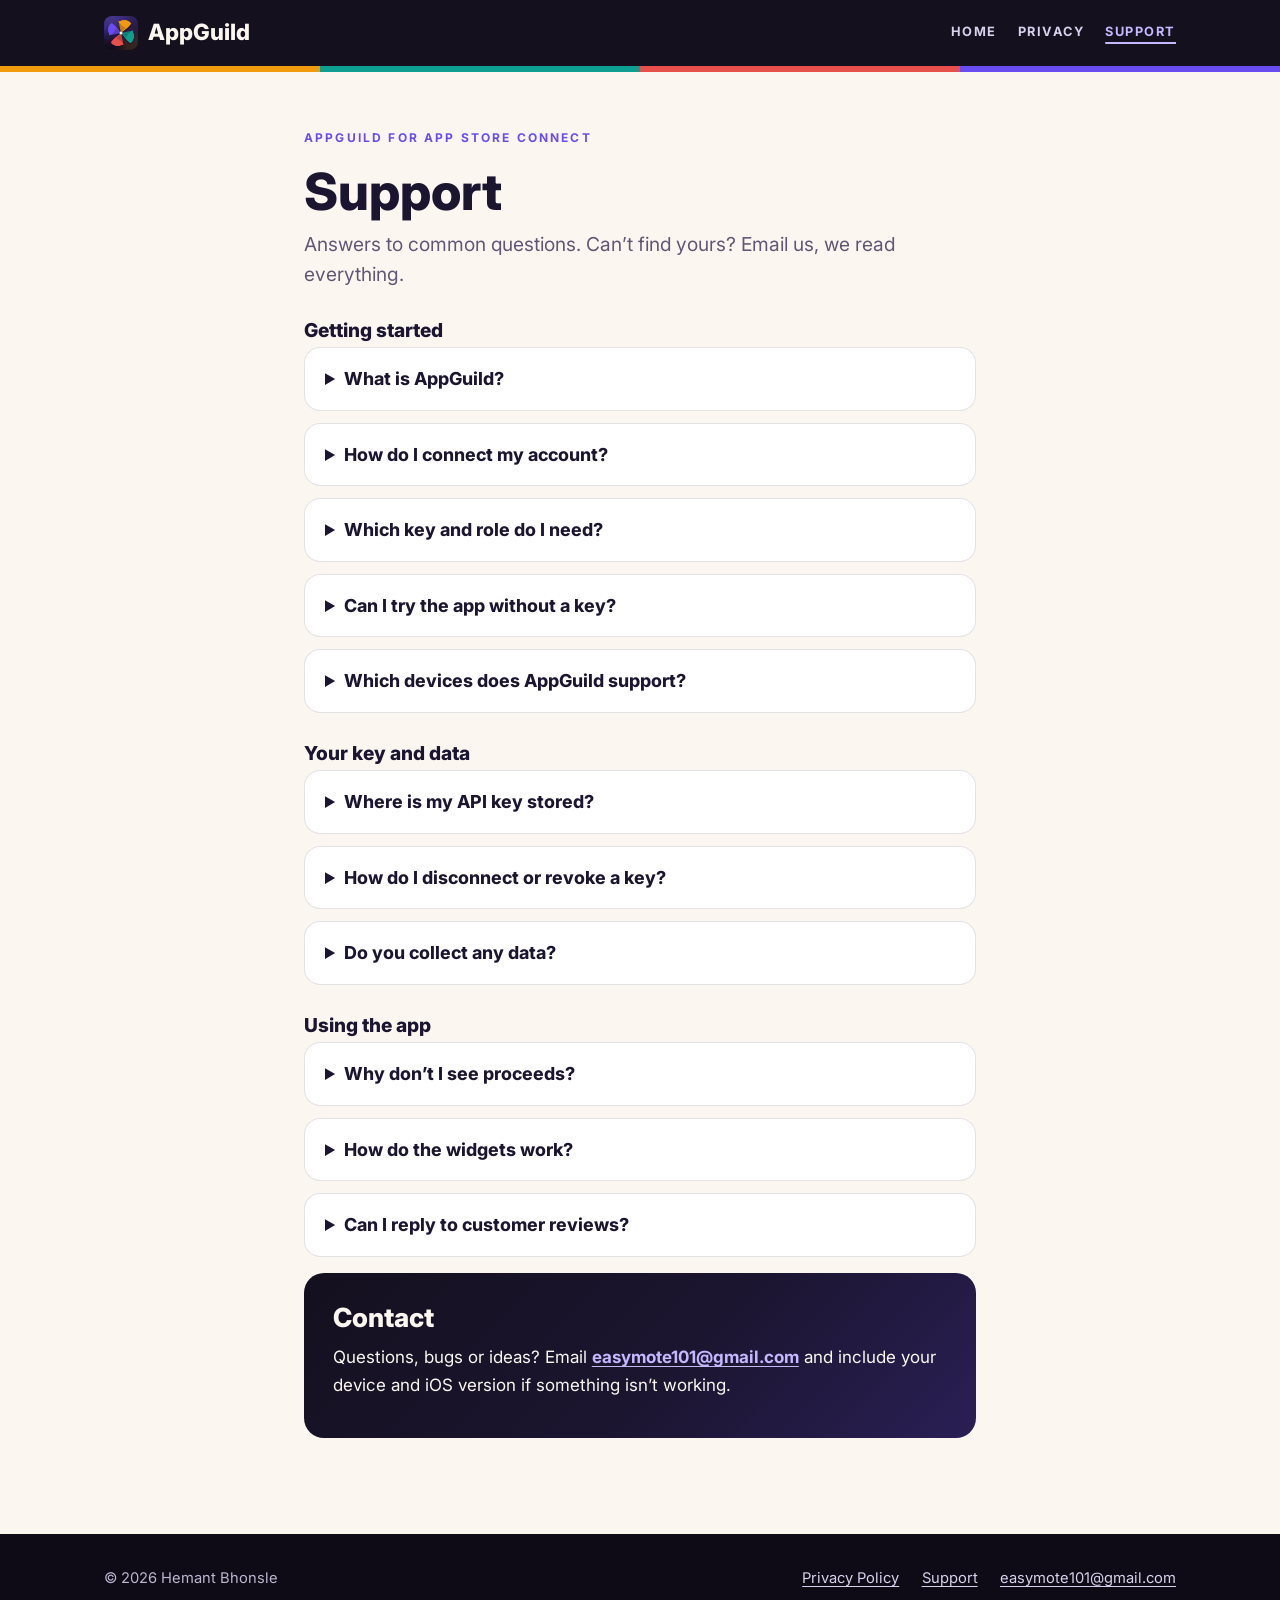
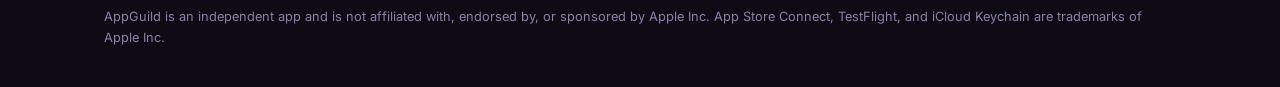
<file: appguild/support/index.html>
<!DOCTYPE html>
<html lang="en">
<head>
  <meta charset="utf-8">
  <meta name="viewport" content="width=device-width, initial-scale=1">
  <title>Support · AppGuild</title>
  <meta name="description" content="AppGuild support and FAQ: connecting your App Store Connect API key, sample data, widgets, and how to disconnect or revoke a key.">
  <link rel="canonical" href="https://hbhonsle1.github.io/appguild/support/">
  <meta name="theme-color" content="#14101E">
  <meta property="og:type" content="website">
  <meta property="og:site_name" content="AppGuild">
  <meta property="og:title" content="Support">
  <meta property="og:description" content="AppGuild support and FAQ: connecting your App Store Connect API key, sample data, widgets, and how to disconnect or revoke a key.">
  <meta property="og:url" content="https://hbhonsle1.github.io/appguild/support/">
  <meta property="og:image" content="https://hbhonsle1.github.io/appguild/assets/icon-512.png">
  <meta property="og:image:width" content="512">
  <meta property="og:image:height" content="512">
  <meta property="og:image:alt" content="AppGuild app icon: a four-blade pinwheel in marigold, lagoon, coral and iris on a deep purple background">
  <meta name="twitter:card" content="summary">
  <link rel="icon" href="../assets/favicon.png" type="image/png">
  <link rel="apple-touch-icon" href="../assets/apple-touch-icon.png">
  <link rel="preload" href="../assets/fonts/inter.woff2" as="font" type="font/woff2" crossorigin>
  <link rel="stylesheet" href="../assets/style.css">
</head>
<body>
  <a class="skip-link" href="#main">Skip to content</a>
  <header class="site-header">
    <div class="wrap">
      <a class="brand" href="../"><img src="../assets/img/app-icon.png" alt="" width="34" height="34">AppGuild</a>
      <nav class="site-nav" aria-label="Main">
        <ul>
          <li><a href="../">Home</a></li>
          <li><a href="../privacy/">Privacy</a></li>
          <li><a href="../support/" aria-current="page">Support</a></li>
        </ul>
      </nav>
    </div>
  </header>
  <div class="blades" aria-hidden="true"></div>
  <main id="main">
    <article class="doc faq">
      <div class="wrap narrow">
        <p class="eyebrow">AppGuild for App Store Connect</p>
        <h1>Support</h1>
        <p class="lede">Answers to common questions. Can’t find yours? Email us, we read everything.</p>

        <h3>Getting started</h3>
        <details>
          <summary>What is AppGuild?</summary>
          <p>AppGuild is a native iPhone and iPad app for your App Store Connect account. It shows proceeds, App Review status, customer reviews, and TestFlight for the apps you ship. It is made by Hemant Bhonsle and is not affiliated with Apple.</p>
        </details>
        <details>
          <summary>How do I connect my account?</summary>
          <p>AppGuild does not use an Apple ID sign-in. You connect with your own App Store Connect API key: the Issuer ID, Key ID, and the .p8 private key file you create in App Store Connect, plus a vendor number if you want to see proceeds (it’s in Payments and Financial Reports). The app checks the key with Apple before saving it. You’ll need an Apple Developer Program membership.</p>
        </details>
        <details>
          <summary>Which key and role do I need?</summary>
          <p>Use a Team key. A key with the Sales role is enough for proceeds. Admin unlocks review replies and TestFlight. Individual keys cannot read Sales and Trends reports.</p>
        </details>
        <details>
          <summary>Can I try the app without a key?</summary>
          <p>Yes. On the welcome screen, tap “Explore with sample data.” Every tab and both widgets work with realistic sample data, labeled in-app with an “Exploring sample data” banner. Sample mode does not contact Apple.</p>
        </details>
        <details>
          <summary>Which devices does AppGuild support?</summary>
          <p>AppGuild is a universal app for iPhone and iPad, and requires iOS 17 or later.</p>
        </details>

        <h3>Your key and data</h3>
        <details>
          <summary>Where is my API key stored?</summary>
          <p>Only in the iOS Keychain on your device. The app signs short-lived tokens on the device and talks directly to Apple’s App Store Connect API. There is no AppGuild account and no AppGuild server. “Sync with iCloud Keychain” is off by default; turn it on if you want Apple to sync the key to your other devices, end-to-end encrypted.</p>
        </details>
        <details>
          <summary>How do I disconnect or revoke a key?</summary>
          <p>In Settings, choose “Disconnect and delete key.” That removes the key from this device’s Keychain, plus cached reports, the review timeline, and widget data. The key stays active in App Store Connect until you revoke it there. If a device is lost, revoke the key in App Store Connect and it stops working everywhere.</p>
        </details>
        <details>
          <summary>Do you collect any data?</summary>
          <p>No. AppGuild collects no data, has no analytics or tracking, and does not include third-party SDKs. See the <a href="../privacy/">Privacy Policy</a> for the full details.</p>
        </details>

        <h3>Using the app</h3>
        <details>
          <summary>Why don’t I see proceeds?</summary>
          <p>Proceeds come from Apple’s Sales and Trends reports, which need a Team key and your vendor number. Add the vendor number in Settings if you skipped it during setup. New reports can also lag a day behind in App Store Connect itself.</p>
        </details>
        <details>
          <summary>How do the widgets work?</summary>
          <p>The Proceeds and Review Status widgets read a snapshot the app saves in a shared App Group container on your device after each refresh. Widgets never hold your API key and never call Apple themselves. Add them from the Home Screen or Lock Screen widget gallery.</p>
        </details>
        <details>
          <summary>Can I reply to customer reviews?</summary>
          <p>Yes, from the Reviews tab: reply, edit, or delete a response. This talks to Apple’s API with your key, so the key needs a role that allows review replies, typically Admin.</p>
        </details>

        <div class="contact-card">
          <h2>Contact</h2>
          <p>Questions, bugs or ideas? Email <a href="mailto:easymote101@gmail.com">easymote101@gmail.com</a> and include your device and iOS version if something isn’t working.</p>
        </div>
      </div>
    </article>
  </main>
  <footer class="site-footer">
    <div class="wrap">
      <p>&copy; 2026 Hemant Bhonsle</p>
      <nav aria-label="Footer">
        <ul>
          <li><a href="../privacy/">Privacy Policy</a></li>
          <li><a href="../support/">Support</a></li>
          <li><a href="mailto:easymote101@gmail.com">easymote101@gmail.com</a></li>
        </ul>
      </nav>
      <p class="legal">AppGuild is an independent app and is not affiliated with, endorsed by, or sponsored by Apple Inc. App Store Connect, TestFlight, and iCloud Keychain are trademarks of Apple Inc.</p>
    </div>
  </footer>
</body>
</html>
</file>
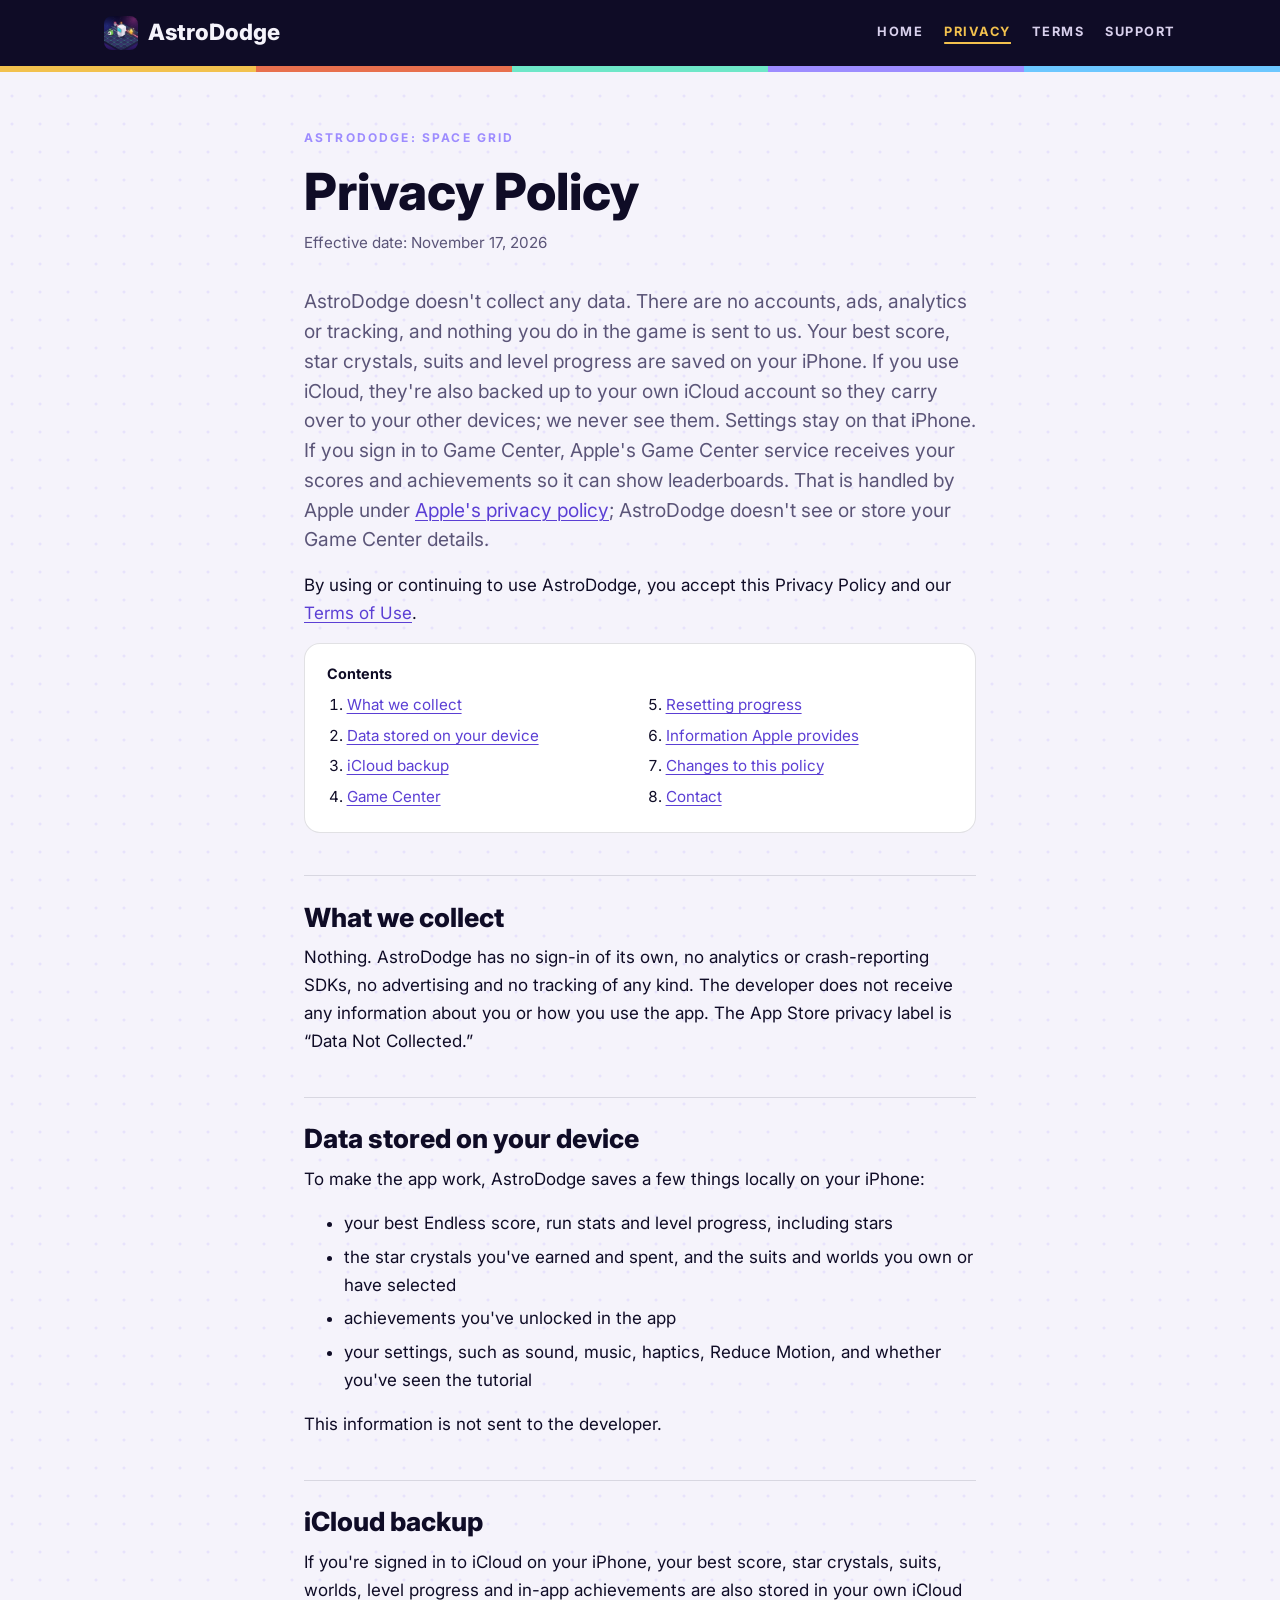
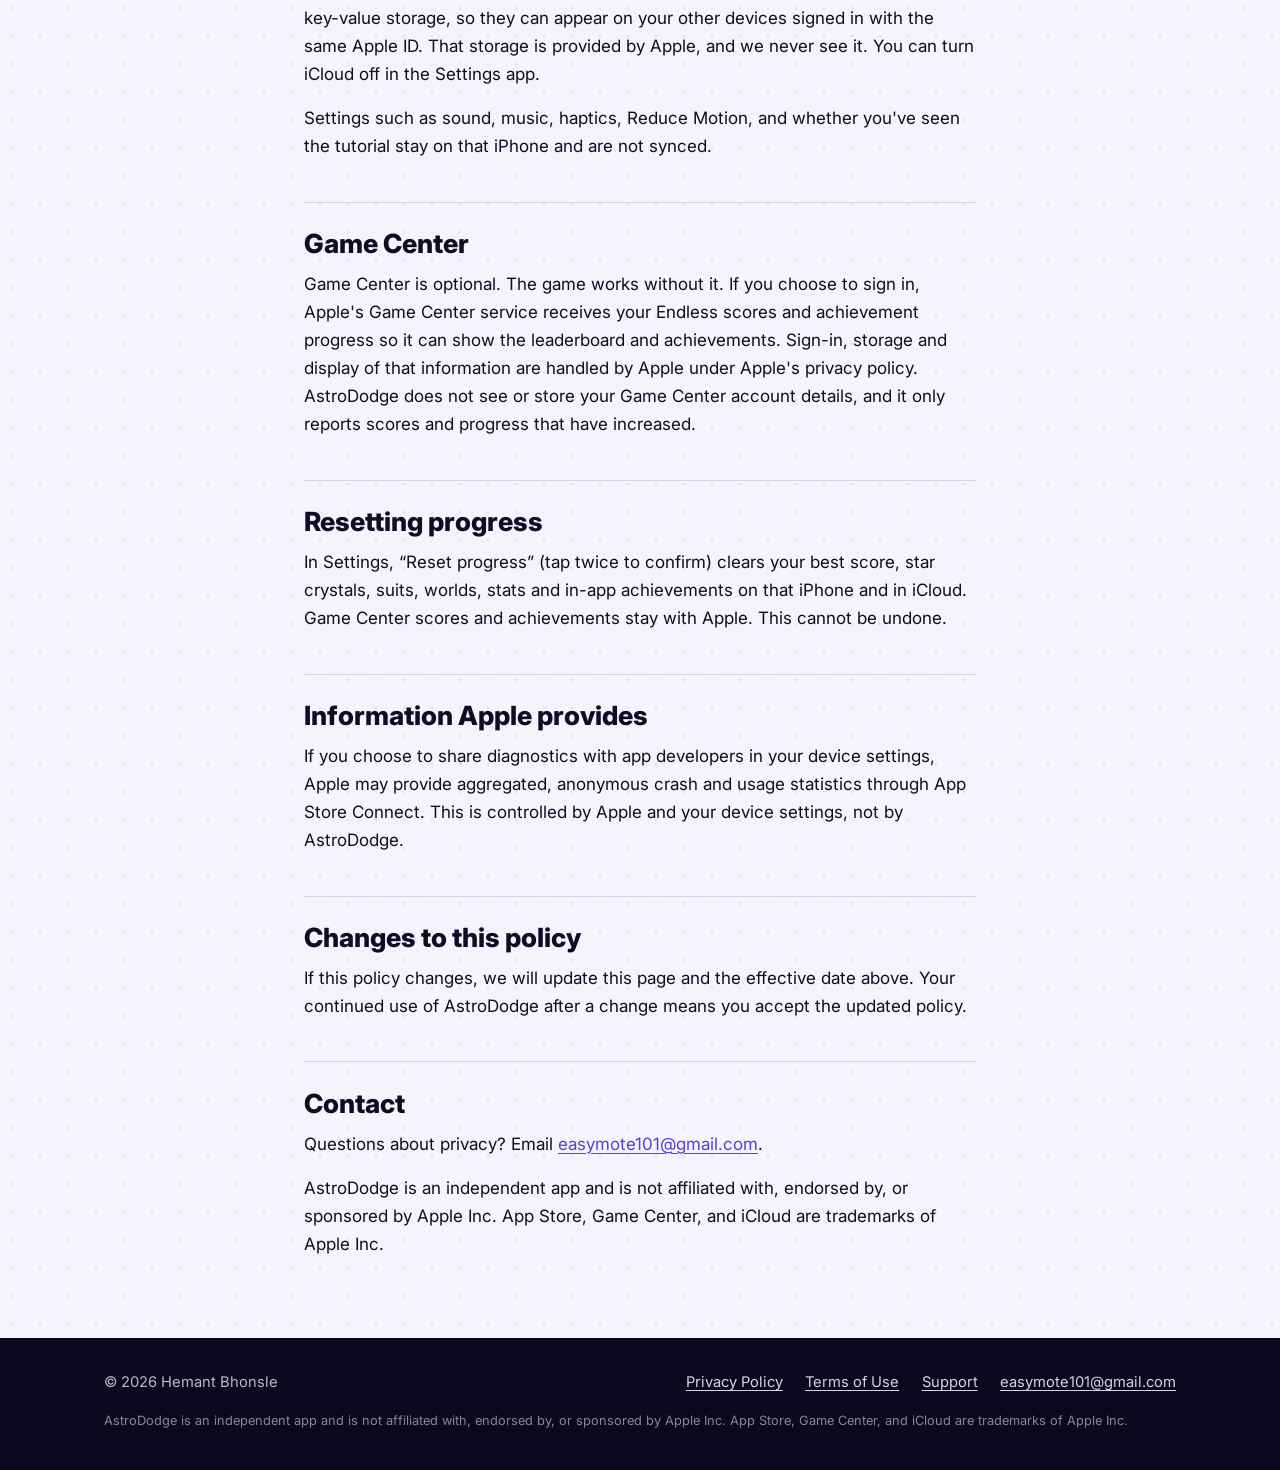
<file: astrododge/privacy/index.html>
<!DOCTYPE html>
<html lang="en">
<head>
  <meta charset="utf-8">
  <meta name="viewport" content="width=device-width, initial-scale=1">
  <title>Privacy Policy · AstroDodge</title>
  <meta name="description" content="Privacy Policy for AstroDodge: Space Grid. No data collected, no accounts, no analytics, no ads, no tracking. Progress stays on your device and in your own iCloud.">
  <link rel="canonical" href="https://hbhonsle1.github.io/astrododge/privacy/">
  <meta name="theme-color" content="#0F0C26">
  <meta property="og:type" content="website">
  <meta property="og:site_name" content="AstroDodge">
  <meta property="og:title" content="Privacy Policy · AstroDodge">
  <meta property="og:description" content="Privacy Policy for AstroDodge: Space Grid. No data collected, no accounts, no analytics, no ads, no tracking. Progress stays on your device and in your own iCloud.">
  <meta property="og:url" content="https://hbhonsle1.github.io/astrododge/privacy/">
  <meta property="og:image" content="https://hbhonsle1.github.io/astrododge/assets/icon-512.png">
  <meta property="og:image:width" content="512">
  <meta property="og:image:height" content="512">
  <meta property="og:image:alt" content="AstroDodge app icon: an astronaut dodging on a neon wrap-around grid, with a gold crystal, an alien and a laser beam">
  <meta name="twitter:card" content="summary">
  <link rel="icon" href="../assets/favicon.png" type="image/png">
  <link rel="apple-touch-icon" href="../assets/apple-touch-icon.png">
  <link rel="preload" href="../assets/fonts/inter.woff2" as="font" type="font/woff2" crossorigin>
  <link rel="stylesheet" href="../assets/style.css">
</head>
<body>
  <a class="skip-link" href="#main">Skip to content</a>
  <header class="site-header">
    <div class="wrap">
      <a class="brand" href="../"><img src="../assets/img/app-icon.png" alt="" width="34" height="34">AstroDodge</a>
      <nav class="site-nav" aria-label="Main">
        <ul>
          <li><a href="../">Home</a></li>
          <li><a href="../privacy/" aria-current="page">Privacy</a></li>
          <li><a href="../terms/">Terms</a></li>
          <li><a href="../support/">Support</a></li>
        </ul>
      </nav>
    </div>
  </header>
  <div class="orbit" aria-hidden="true"></div>
  <main id="main">
    <article class="doc">
      <div class="wrap narrow">
        <p class="eyebrow">AstroDodge: Space Grid</p>
        <h1>Privacy Policy</h1>
        <p class="meta">Effective date: November 17, 2026</p>
        <p class="lede">AstroDodge doesn't collect any data. There are no accounts, ads, analytics or tracking, and nothing you do in the game is sent to us. Your best score, star crystals, suits and level progress are saved on your iPhone. If you use iCloud, they're also backed up to your own iCloud account so they carry over to your other devices; we never see them. Settings stay on that iPhone. If you sign in to Game Center, Apple's Game Center service receives your scores and achievements so it can show leaderboards. That is handled by Apple under <a href="https://www.apple.com/legal/privacy/">Apple's privacy policy</a>; AstroDodge doesn't see or store your Game Center details.</p>
        <p>By using or continuing to use AstroDodge, you accept this Privacy Policy and our <a href="../terms/">Terms of Use</a>.</p>

        <nav class="toc" aria-label="Contents">
          <p>Contents</p>
          <ol>
            <li><a href="#collect">What we collect</a></li>
            <li><a href="#device">Data stored on your device</a></li>
            <li><a href="#icloud">iCloud backup</a></li>
            <li><a href="#gamecenter">Game Center</a></li>
            <li><a href="#reset">Resetting progress</a></li>
            <li><a href="#apple">Information Apple provides</a></li>
            <li><a href="#changes">Changes to this policy</a></li>
            <li><a href="#contact">Contact</a></li>
          </ol>
        </nav>

        <h2 id="collect">What we collect</h2>
        <p>Nothing. AstroDodge has no sign-in of its own, no analytics or crash-reporting SDKs, no advertising and no tracking of any kind. The developer does not receive any information about you or how you use the app. The App Store privacy label is “Data Not Collected.”</p>

        <h2 id="device">Data stored on your device</h2>
        <p>To make the app work, AstroDodge saves a few things locally on your iPhone:</p>
        <ul>
          <li>your best Endless score, run stats and level progress, including stars</li>
          <li>the star crystals you've earned and spent, and the suits and worlds you own or have selected</li>
          <li>achievements you've unlocked in the app</li>
          <li>your settings, such as sound, music, haptics, Reduce Motion, and whether you've seen the tutorial</li>
        </ul>
        <p>This information is not sent to the developer.</p>

        <h2 id="icloud">iCloud backup</h2>
        <p>If you're signed in to iCloud on your iPhone, your best score, star crystals, suits, worlds, level progress and in-app achievements are also stored in your own iCloud key-value storage, so they can appear on your other devices signed in with the same Apple ID. That storage is provided by Apple, and we never see it. You can turn iCloud off in the Settings app.</p>
        <p>Settings such as sound, music, haptics, Reduce Motion, and whether you've seen the tutorial stay on that iPhone and are not synced.</p>

        <h2 id="gamecenter">Game Center</h2>
        <p>Game Center is optional. The game works without it. If you choose to sign in, Apple's Game Center service receives your Endless scores and achievement progress so it can show the leaderboard and achievements. Sign-in, storage and display of that information are handled by Apple under Apple's privacy policy. AstroDodge does not see or store your Game Center account details, and it only reports scores and progress that have increased.</p>

        <h2 id="reset">Resetting progress</h2>
        <p>In Settings, “Reset progress” (tap twice to confirm) clears your best score, star crystals, suits, worlds, stats and in-app achievements on that iPhone and in iCloud. Game Center scores and achievements stay with Apple. This cannot be undone.</p>

        <h2 id="apple">Information Apple provides</h2>
        <p>If you choose to share diagnostics with app developers in your device settings, Apple may provide aggregated, anonymous crash and usage statistics through App Store Connect. This is controlled by Apple and your device settings, not by AstroDodge.</p>

        <h2 id="changes">Changes to this policy</h2>
        <p>If this policy changes, we will update this page and the effective date above. Your continued use of AstroDodge after a change means you accept the updated policy.</p>

        <h2 id="contact">Contact</h2>
        <p>Questions about privacy? Email <a href="mailto:easymote101@gmail.com">easymote101@gmail.com</a>.</p>
        <p>AstroDodge is an independent app and is not affiliated with, endorsed by, or sponsored by Apple Inc. App Store, Game Center, and iCloud are trademarks of Apple Inc.</p>
      </div>
    </article>
  </main>
  <footer class="site-footer">
    <div class="wrap">
      <p>&copy; 2026 Hemant Bhonsle</p>
      <nav aria-label="Footer">
        <ul>
          <li><a href="../privacy/">Privacy Policy</a></li>
          <li><a href="../terms/">Terms of Use</a></li>
          <li><a href="../support/">Support</a></li>
          <li><a href="mailto:easymote101@gmail.com">easymote101@gmail.com</a></li>
        </ul>
      </nav>
      <p class="legal">AstroDodge is an independent app and is not affiliated with, endorsed by, or sponsored by Apple Inc. App Store, Game Center, and iCloud are trademarks of Apple Inc.</p>
    </div>
  </footer>
</body>
</html>
</file>
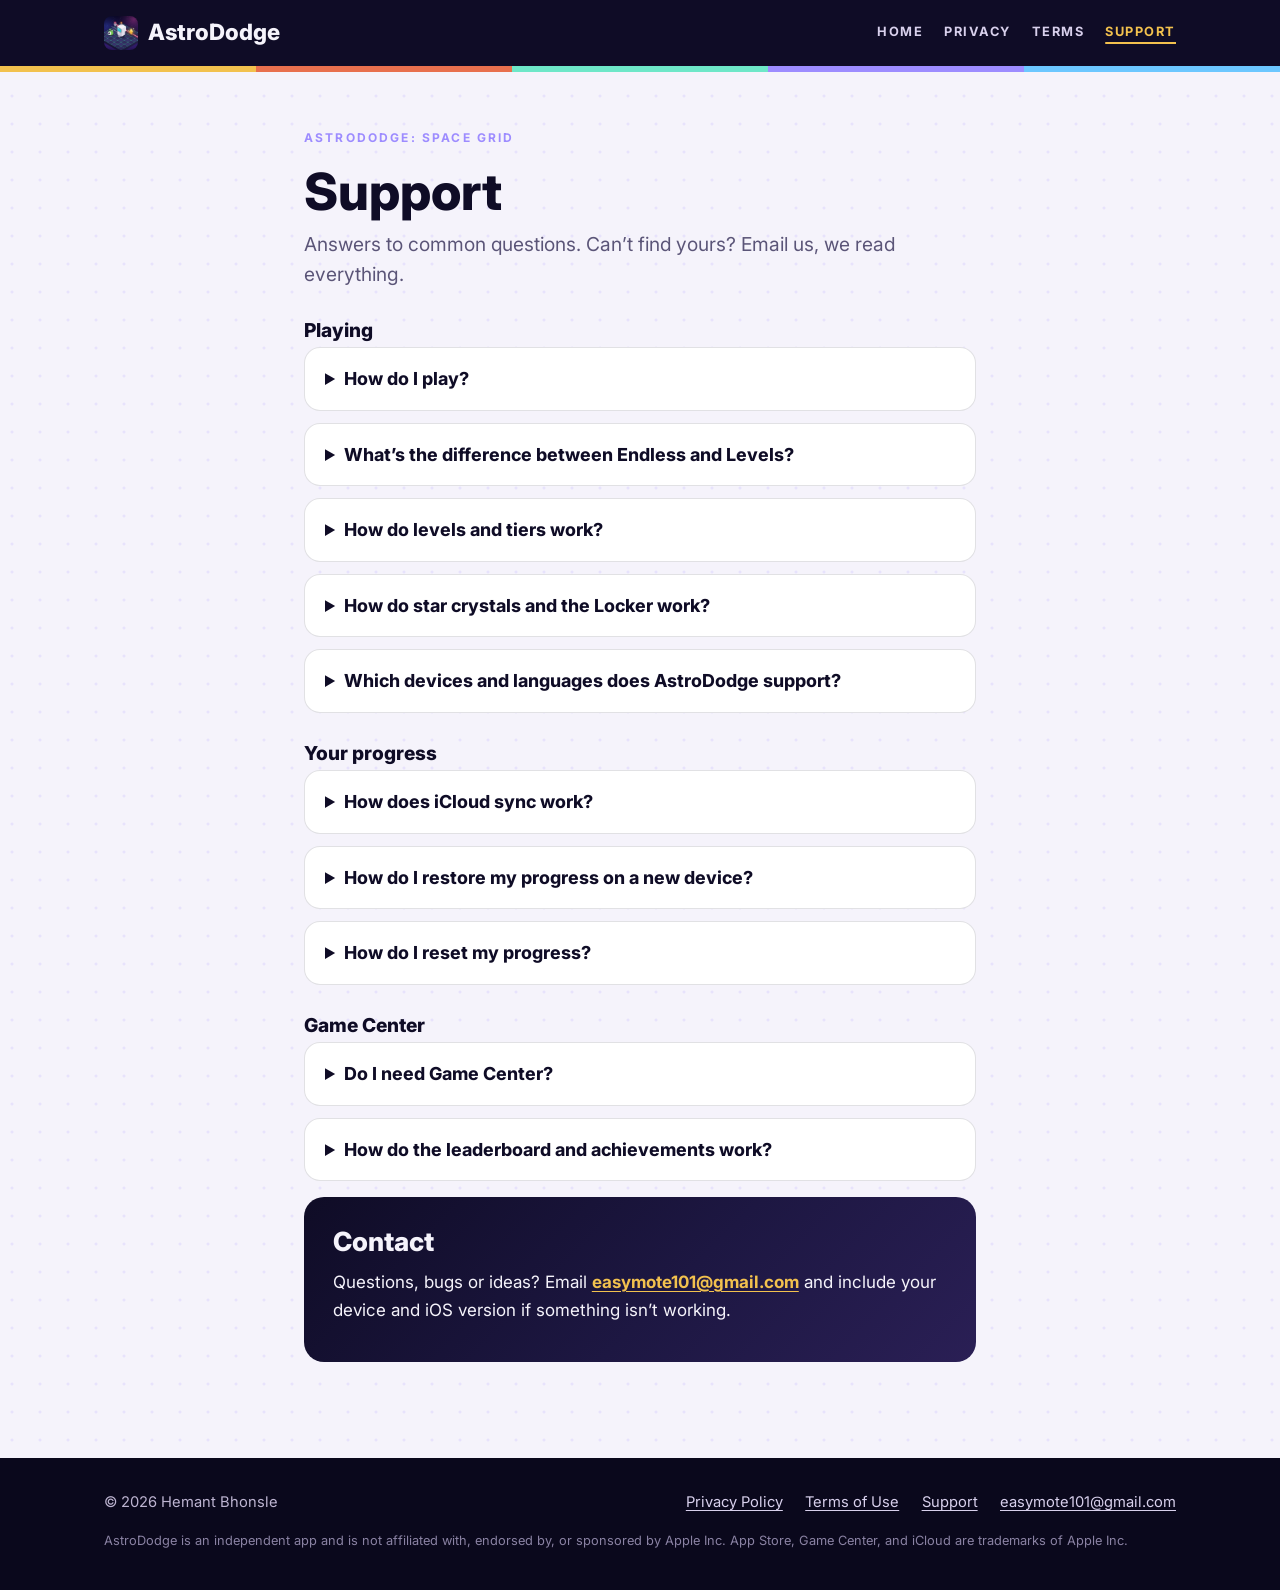
<file: astrododge/support/index.html>
<!DOCTYPE html>
<html lang="en">
<head>
  <meta charset="utf-8">
  <meta name="viewport" content="width=device-width, initial-scale=1">
  <title>Support · AstroDodge</title>
  <meta name="description" content="AstroDodge support and FAQ: how to play, levels and tiers, iCloud sync, Game Center, resetting progress, and restoring on a new device.">
  <link rel="canonical" href="https://hbhonsle1.github.io/astrododge/support/">
  <meta name="theme-color" content="#0F0C26">
  <meta property="og:type" content="website">
  <meta property="og:site_name" content="AstroDodge">
  <meta property="og:title" content="Support · AstroDodge">
  <meta property="og:description" content="AstroDodge support and FAQ: how to play, levels and tiers, iCloud sync, Game Center, resetting progress, and restoring on a new device.">
  <meta property="og:url" content="https://hbhonsle1.github.io/astrododge/support/">
  <meta property="og:image" content="https://hbhonsle1.github.io/astrododge/assets/icon-512.png">
  <meta property="og:image:width" content="512">
  <meta property="og:image:height" content="512">
  <meta property="og:image:alt" content="AstroDodge app icon: an astronaut dodging on a neon wrap-around grid, with a gold crystal, an alien and a laser beam">
  <meta name="twitter:card" content="summary">
  <link rel="icon" href="../assets/favicon.png" type="image/png">
  <link rel="apple-touch-icon" href="../assets/apple-touch-icon.png">
  <link rel="preload" href="../assets/fonts/inter.woff2" as="font" type="font/woff2" crossorigin>
  <link rel="stylesheet" href="../assets/style.css">
</head>
<body>
  <a class="skip-link" href="#main">Skip to content</a>
  <header class="site-header">
    <div class="wrap">
      <a class="brand" href="../"><img src="../assets/img/app-icon.png" alt="" width="34" height="34">AstroDodge</a>
      <nav class="site-nav" aria-label="Main">
        <ul>
          <li><a href="../">Home</a></li>
          <li><a href="../privacy/">Privacy</a></li>
          <li><a href="../terms/">Terms</a></li>
          <li><a href="../support/" aria-current="page">Support</a></li>
        </ul>
      </nav>
    </div>
  </header>
  <div class="orbit" aria-hidden="true"></div>
  <main id="main">
    <article class="doc faq">
      <div class="wrap narrow">
        <p class="eyebrow">AstroDodge: Space Grid</p>
        <h1>Support</h1>
        <p class="lede">Answers to common questions. Can’t find yours? Email us, we read everything.</p>

        <h3>Playing</h3>
        <details>
          <summary>How do I play?</summary>
          <p>Swipe to change direction. Your astronaut keeps moving around a wrap-around grid until a rock stops it. Grab crystals quickly to build a combo, and dodge the aliens and laser beams that warp in. One hit ends the run. The edges wrap around to the other side. A short tutorial appears the first time you play; you can show it again from Settings.</p>
        </details>
        <details>
          <summary>What’s the difference between Endless and Levels?</summary>
          <p><strong>Endless</strong> is the high-score mode, on a 9&times;15 board. Survive as long as you can and beat your best score. <strong>Levels</strong> is 100 hand-tuned puzzles with goals such as collecting a number of crystals, sometimes against a clock, on boards from 7&times;11 to 11&times;17.</p>
        </details>
        <details>
          <summary>How do levels and tiers work?</summary>
          <p>There are four tiers of 25 levels: Easy, Medium, Hard and Extreme. The first level of each tier is open; clearing a level opens the next one in that tier. Each level can be cleared with 1, 2 or 3 stars, depending on how you finish it.</p>
        </details>
        <details>
          <summary>How do star crystals and the Locker work?</summary>
          <p>Star crystals you earn in play can be spent in the <strong>Locker</strong> on 3D astronaut suits and board worlds. The Lunar world is free; the others are bought with crystals.</p>
        </details>
        <details>
          <summary>Which devices and languages does AstroDodge support?</summary>
          <p>AstroDodge is an iPhone app for iOS 17 or later, and plays in portrait and landscape. It is translated into 16 languages. The game itself works offline; iCloud sync and Game Center need a network connection.</p>
        </details>

        <h3>Your progress</h3>
        <details>
          <summary>How does iCloud sync work?</summary>
          <p>If you're signed in to iCloud on your iPhone, your best score, star crystals, suits, worlds, level progress and in-app achievements are backed up to your own iCloud account so they can appear on your other devices. We never see this data. Sound, music, haptics and whether you've seen the tutorial stay on that iPhone and are not synced.</p>
        </details>
        <details>
          <summary>How do I restore my progress on a new device?</summary>
          <p>On the new iPhone, sign in with the same Apple ID (and the same iCloud account), then install AstroDodge. Your progress should appear after iCloud finishes syncing. Sign in to Game Center separately if you want your leaderboard score and Game Center achievements.</p>
        </details>
        <details>
          <summary>How do I reset my progress?</summary>
          <p>In Settings, tap <strong>Reset progress</strong>, then tap again to confirm. This clears your best score, star crystals, suits, worlds, stats and in-app achievements on that iPhone and in iCloud. Game Center scores and achievements stay with Apple. This cannot be undone.</p>
        </details>

        <h3>Game Center</h3>
        <details>
          <summary>Do I need Game Center?</summary>
          <p>No. Game Center is optional, and AstroDodge works fine without it. Sign in if you want the leaderboard and achievements. Signing in is handled by Apple, in the Settings app or when the Game Center sheet appears.</p>
        </details>
        <details>
          <summary>How do the leaderboard and achievements work?</summary>
          <p>There is one leaderboard for your best Endless score, and 42 achievements totalling 1,000 points. Progress is reported to Apple only when it increases. If you sign in later, the app catches up your saved best score and any achievements you've already earned.</p>
        </details>

        <div class="contact-card">
          <h2>Contact</h2>
          <p>Questions, bugs or ideas? Email <a href="mailto:easymote101@gmail.com">easymote101@gmail.com</a> and include your device and iOS version if something isn’t working.</p>
        </div>
      </div>
    </article>
  </main>
  <footer class="site-footer">
    <div class="wrap">
      <p>&copy; 2026 Hemant Bhonsle</p>
      <nav aria-label="Footer">
        <ul>
          <li><a href="../privacy/">Privacy Policy</a></li>
          <li><a href="../terms/">Terms of Use</a></li>
          <li><a href="../support/">Support</a></li>
          <li><a href="mailto:easymote101@gmail.com">easymote101@gmail.com</a></li>
        </ul>
      </nav>
      <p class="legal">AstroDodge is an independent app and is not affiliated with, endorsed by, or sponsored by Apple Inc. App Store, Game Center, and iCloud are trademarks of Apple Inc.</p>
    </div>
  </footer>
</body>
</html>
</file>
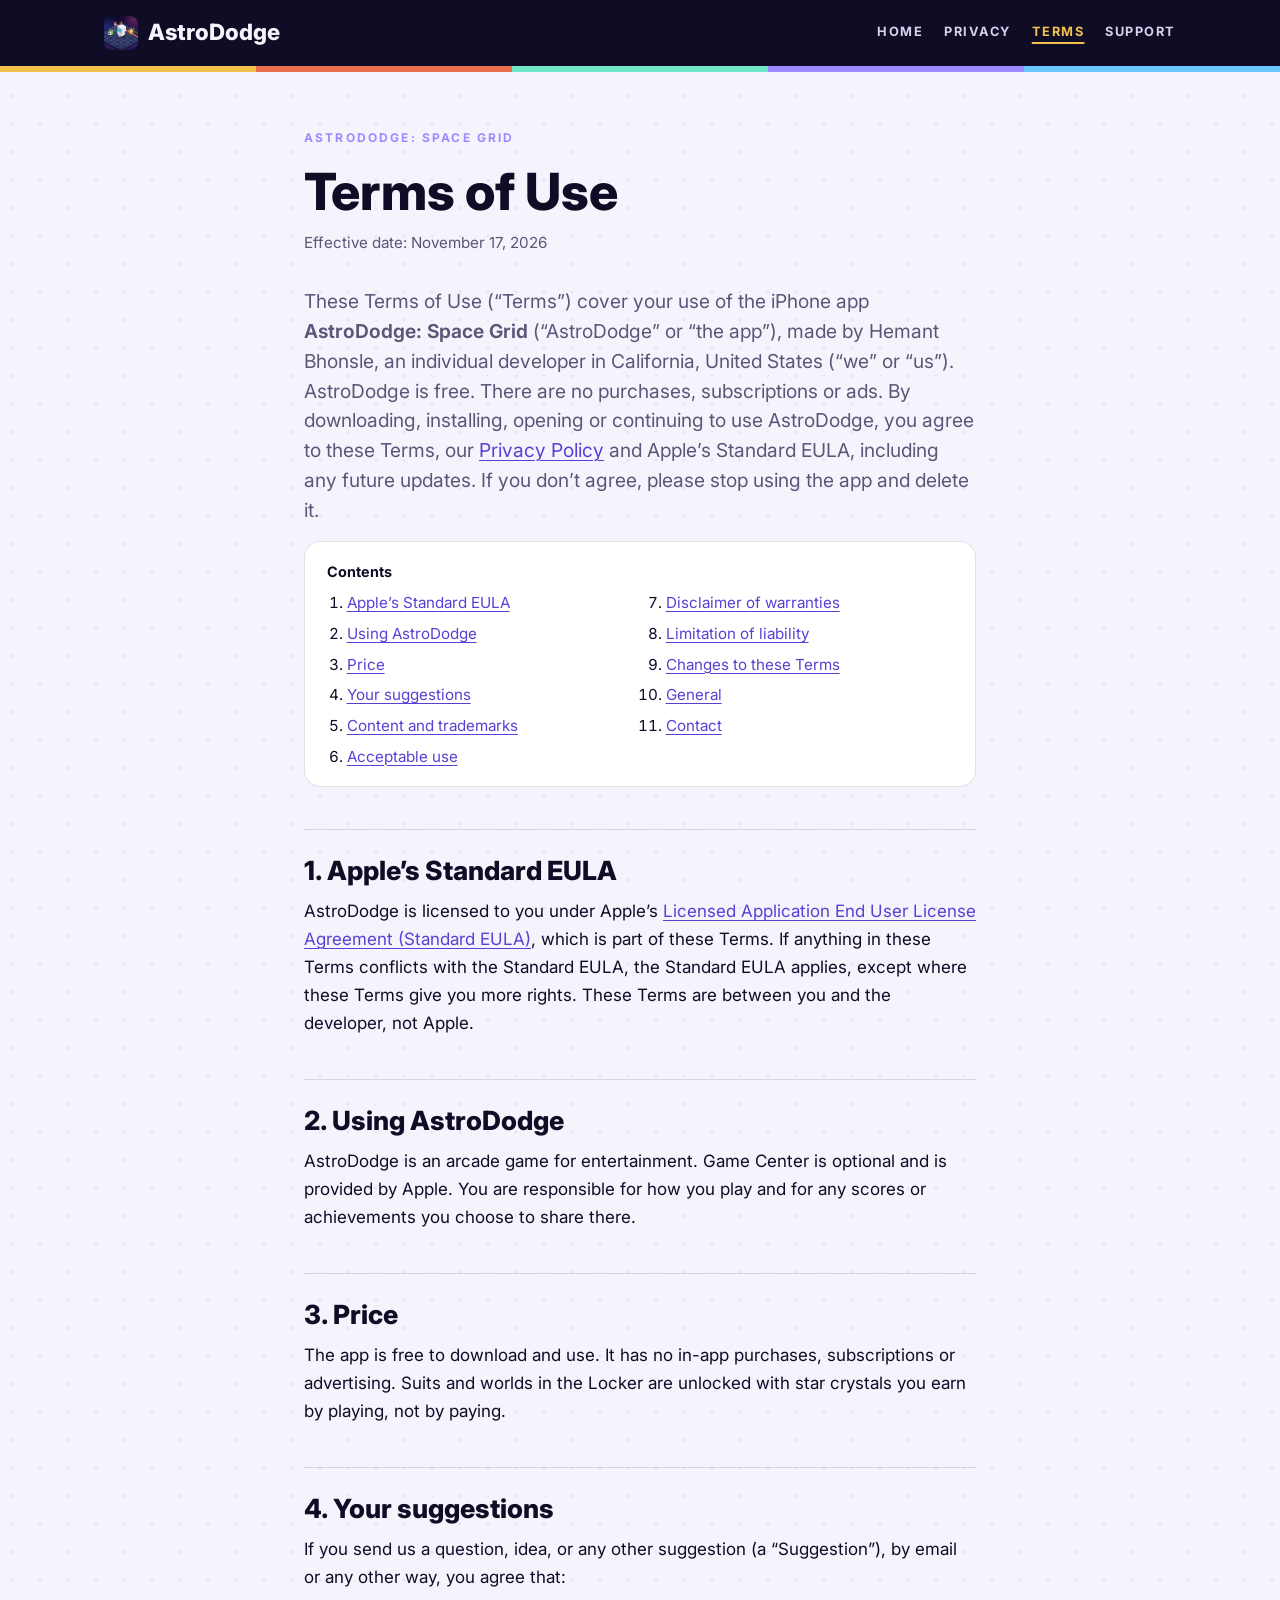
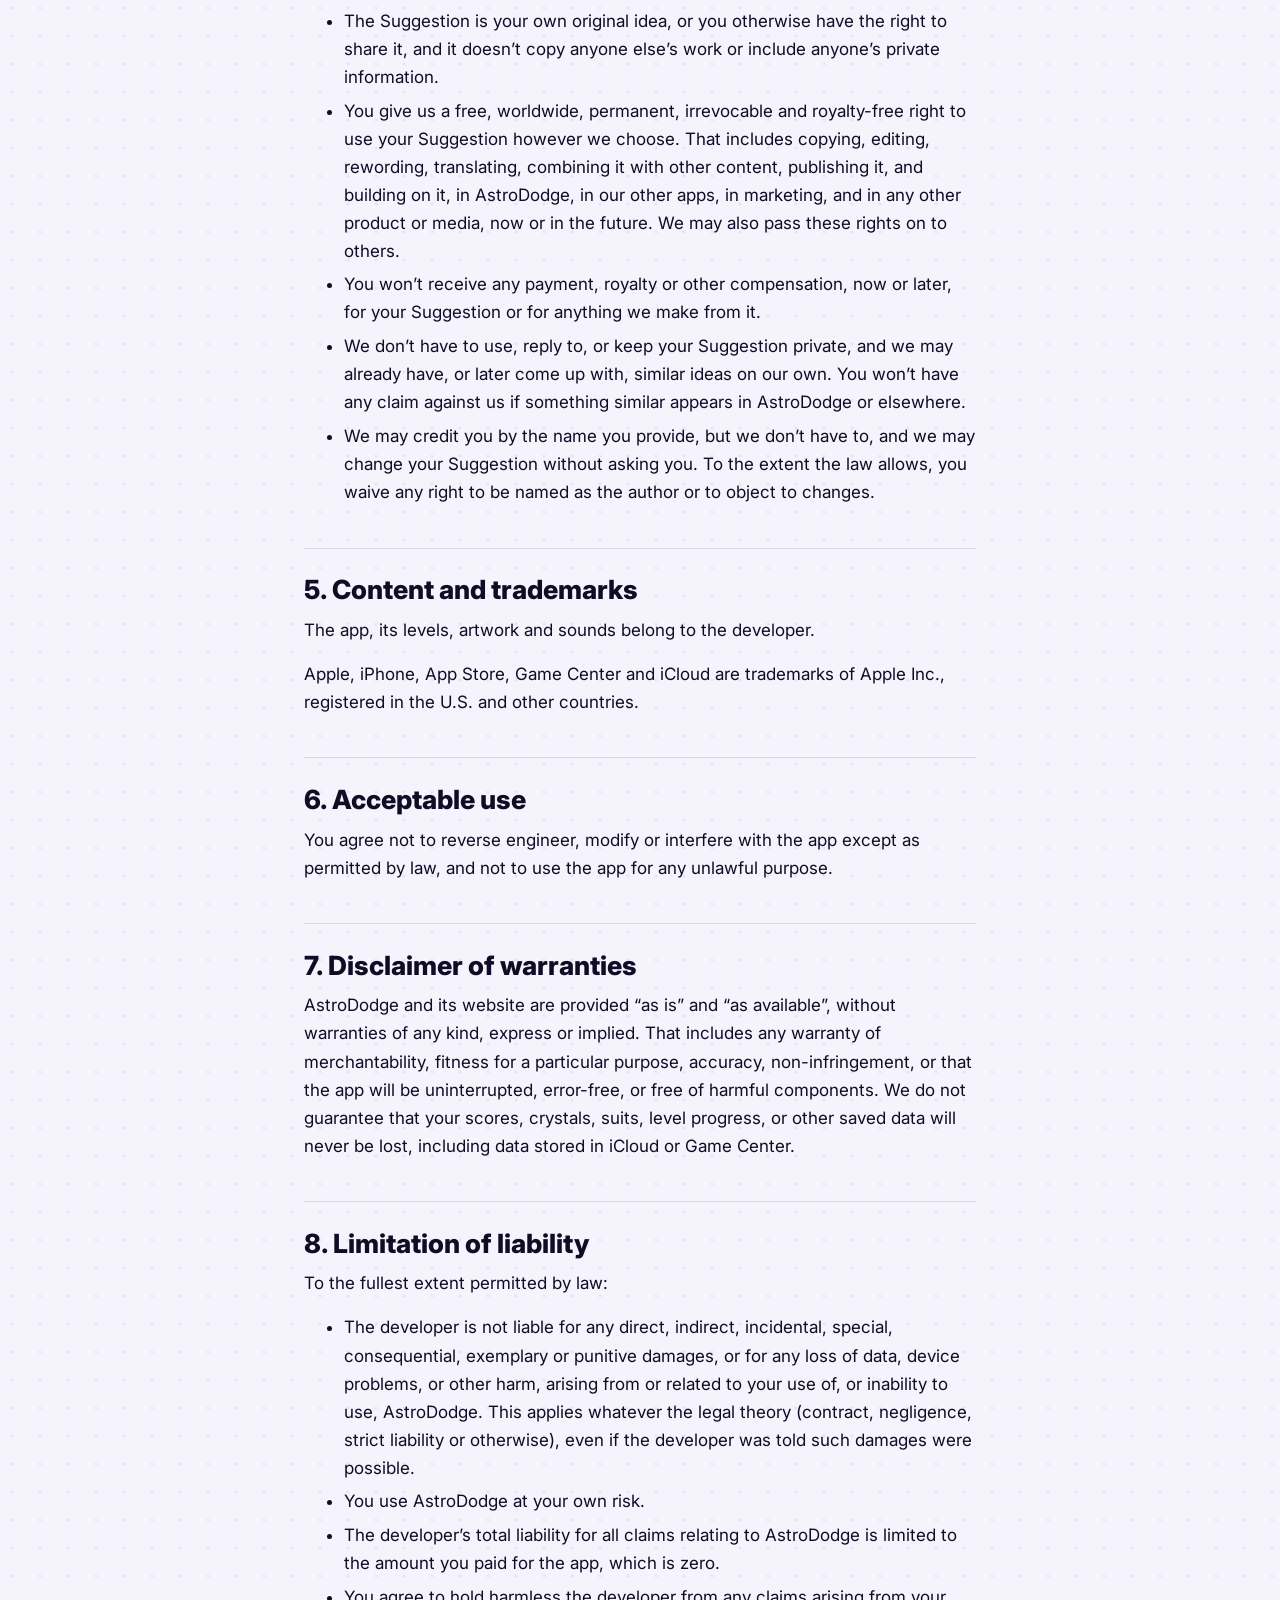
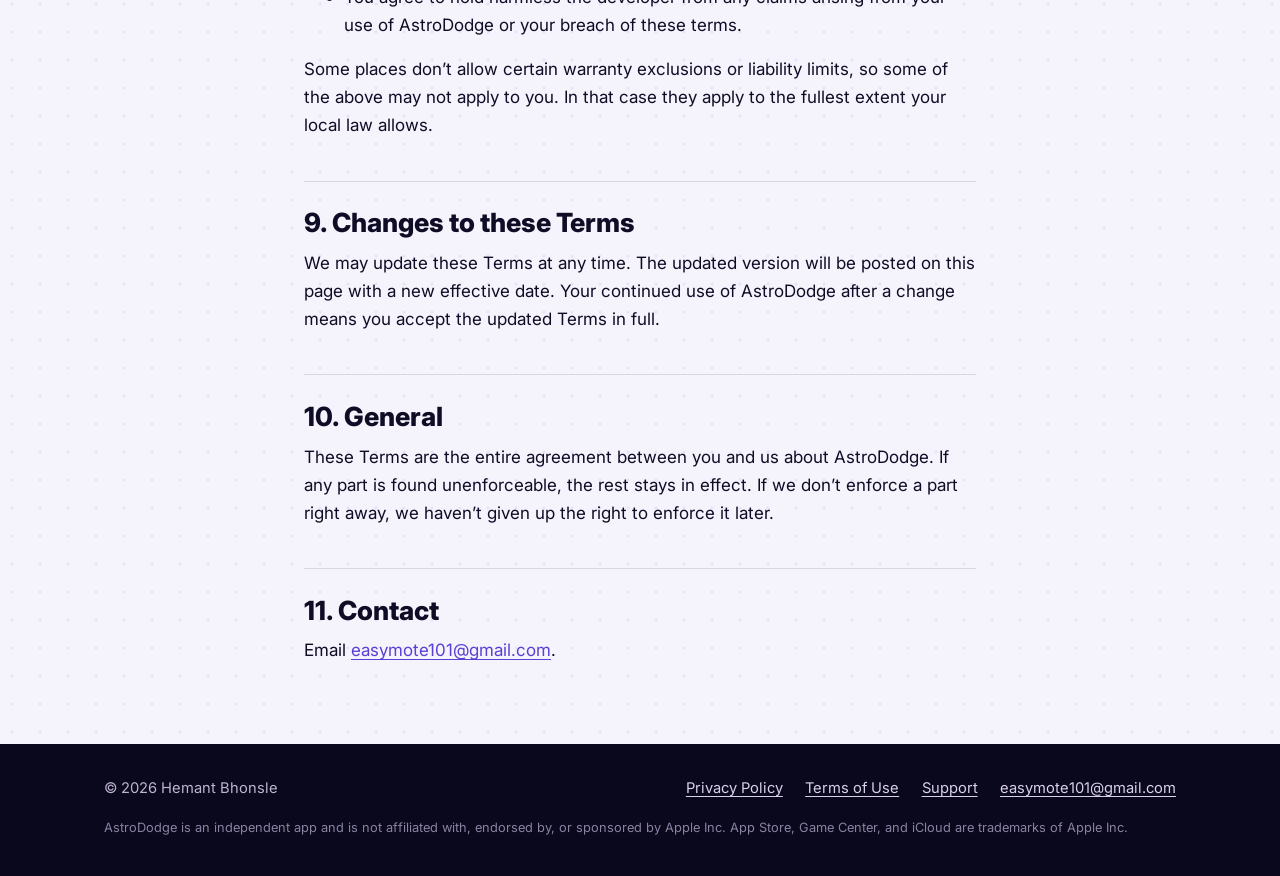
<file: astrododge/terms/index.html>
<!DOCTYPE html>
<html lang="en">
<head>
  <meta charset="utf-8">
  <meta name="viewport" content="width=device-width, initial-scale=1">
  <title>Terms of Use · AstroDodge</title>
  <meta name="description" content="Terms of Use for AstroDodge: Space Grid, a free arcade game with no purchases or ads.">
  <link rel="canonical" href="https://hbhonsle1.github.io/astrododge/terms/">
  <meta name="theme-color" content="#0F0C26">
  <meta property="og:type" content="website">
  <meta property="og:site_name" content="AstroDodge">
  <meta property="og:title" content="Terms of Use · AstroDodge">
  <meta property="og:description" content="Terms of Use for AstroDodge: Space Grid, a free arcade game with no purchases or ads.">
  <meta property="og:url" content="https://hbhonsle1.github.io/astrododge/terms/">
  <meta property="og:image" content="https://hbhonsle1.github.io/astrododge/assets/icon-512.png">
  <meta property="og:image:width" content="512">
  <meta property="og:image:height" content="512">
  <meta property="og:image:alt" content="AstroDodge app icon: an astronaut dodging on a neon wrap-around grid, with a gold crystal, an alien and a laser beam">
  <meta name="twitter:card" content="summary">
  <link rel="icon" href="../assets/favicon.png" type="image/png">
  <link rel="apple-touch-icon" href="../assets/apple-touch-icon.png">
  <link rel="preload" href="../assets/fonts/inter.woff2" as="font" type="font/woff2" crossorigin>
  <link rel="stylesheet" href="../assets/style.css">
</head>
<body>
  <a class="skip-link" href="#main">Skip to content</a>
  <header class="site-header">
    <div class="wrap">
      <a class="brand" href="../"><img src="../assets/img/app-icon.png" alt="" width="34" height="34">AstroDodge</a>
      <nav class="site-nav" aria-label="Main">
        <ul>
          <li><a href="../">Home</a></li>
          <li><a href="../privacy/">Privacy</a></li>
          <li><a href="../terms/" aria-current="page">Terms</a></li>
          <li><a href="../support/">Support</a></li>
        </ul>
      </nav>
    </div>
  </header>
  <div class="orbit" aria-hidden="true"></div>
  <main id="main">
    <article class="doc">
      <div class="wrap narrow">
        <p class="eyebrow">AstroDodge: Space Grid</p>
        <h1>Terms of Use</h1>
        <p class="meta">Effective date: November 17, 2026</p>
        <p class="lede">These Terms of Use (“Terms”) cover your use of the iPhone app <strong>AstroDodge: Space Grid</strong> (“AstroDodge” or “the app”), made by Hemant Bhonsle, an individual developer in California, United States (“we” or “us”). AstroDodge is free. There are no purchases, subscriptions or ads. By downloading, installing, opening or continuing to use AstroDodge, you agree to these Terms, our <a href="../privacy/">Privacy Policy</a> and Apple’s Standard EULA, including any future updates. If you don’t agree, please stop using the app and delete it.</p>

        <nav class="toc" aria-label="Contents">
          <p>Contents</p>
          <ol>
            <li><a href="#eula">Apple’s Standard EULA</a></li>
            <li><a href="#using">Using AstroDodge</a></li>
            <li><a href="#price">Price</a></li>
            <li><a href="#suggestions">Your suggestions</a></li>
            <li><a href="#content">Content and trademarks</a></li>
            <li><a href="#use">Acceptable use</a></li>
            <li><a href="#warranty">Disclaimer of warranties</a></li>
            <li><a href="#liability">Limitation of liability</a></li>
            <li><a href="#changes">Changes to these Terms</a></li>
            <li><a href="#general">General</a></li>
            <li><a href="#contact">Contact</a></li>
          </ol>
        </nav>

        <h2 id="eula">1. Apple’s Standard EULA</h2>
        <p>AstroDodge is licensed to you under Apple’s <a href="https://www.apple.com/legal/internet-services/itunes/dev/stdeula/">Licensed Application End User License Agreement (Standard EULA)</a>, which is part of these Terms. If anything in these Terms conflicts with the Standard EULA, the Standard EULA applies, except where these Terms give you more rights. These Terms are between you and the developer, not Apple.</p>

        <h2 id="using">2. Using AstroDodge</h2>
        <p>AstroDodge is an arcade game for entertainment. Game Center is optional and is provided by Apple. You are responsible for how you play and for any scores or achievements you choose to share there.</p>

        <h2 id="price">3. Price</h2>
        <p>The app is free to download and use. It has no in-app purchases, subscriptions or advertising. Suits and worlds in the Locker are unlocked with star crystals you earn by playing, not by paying.</p>

        <h2 id="suggestions">4. Your suggestions</h2>
        <p>If you send us a question, idea, or any other suggestion (a “Suggestion”), by email or any other way, you agree that:</p>
        <ul>
          <li>The Suggestion is your own original idea, or you otherwise have the right to share it, and it doesn’t copy anyone else’s work or include anyone’s private information.</li>
          <li>You give us a free, worldwide, permanent, irrevocable and royalty-free right to use your Suggestion however we choose. That includes copying, editing, rewording, translating, combining it with other content, publishing it, and building on it, in AstroDodge, in our other apps, in marketing, and in any other product or media, now or in the future. We may also pass these rights on to others.</li>
          <li>You won’t receive any payment, royalty or other compensation, now or later, for your Suggestion or for anything we make from it.</li>
          <li>We don’t have to use, reply to, or keep your Suggestion private, and we may already have, or later come up with, similar ideas on our own. You won’t have any claim against us if something similar appears in AstroDodge or elsewhere.</li>
          <li>We may credit you by the name you provide, but we don’t have to, and we may change your Suggestion without asking you. To the extent the law allows, you waive any right to be named as the author or to object to changes.</li>
        </ul>

        <h2 id="content">5. Content and trademarks</h2>
        <p>The app, its levels, artwork and sounds belong to the developer.</p>
        <p>Apple, iPhone, App Store, Game Center and iCloud are trademarks of Apple Inc., registered in the U.S. and other countries.</p>

        <h2 id="use">6. Acceptable use</h2>
        <p>You agree not to reverse engineer, modify or interfere with the app except as permitted by law, and not to use the app for any unlawful purpose.</p>

        <h2 id="warranty">7. Disclaimer of warranties</h2>
        <p>AstroDodge and its website are provided “as is” and “as available”, without warranties of any kind, express or implied. That includes any warranty of merchantability, fitness for a particular purpose, accuracy, non-infringement, or that the app will be uninterrupted, error-free, or free of harmful components. We do not guarantee that your scores, crystals, suits, level progress, or other saved data will never be lost, including data stored in iCloud or Game Center.</p>

        <h2 id="liability">8. Limitation of liability</h2>
        <p>To the fullest extent permitted by law:</p>
        <ul>
          <li>The developer is not liable for any direct, indirect, incidental, special, consequential, exemplary or punitive damages, or for any loss of data, device problems, or other harm, arising from or related to your use of, or inability to use, AstroDodge. This applies whatever the legal theory (contract, negligence, strict liability or otherwise), even if the developer was told such damages were possible.</li>
          <li>You use AstroDodge at your own risk.</li>
          <li>The developer’s total liability for all claims relating to AstroDodge is limited to the amount you paid for the app, which is zero.</li>
          <li>You agree to hold harmless the developer from any claims arising from your use of AstroDodge or your breach of these terms.</li>
        </ul>
        <p>Some places don’t allow certain warranty exclusions or liability limits, so some of the above may not apply to you. In that case they apply to the fullest extent your local law allows.</p>

        <h2 id="changes">9. Changes to these Terms</h2>
        <p>We may update these Terms at any time. The updated version will be posted on this page with a new effective date. Your continued use of AstroDodge after a change means you accept the updated Terms in full.</p>

        <h2 id="general">10. General</h2>
        <p>These Terms are the entire agreement between you and us about AstroDodge. If any part is found unenforceable, the rest stays in effect. If we don’t enforce a part right away, we haven’t given up the right to enforce it later.</p>

        <h2 id="contact">11. Contact</h2>
        <p>Email <a href="mailto:easymote101@gmail.com">easymote101@gmail.com</a>.</p>
      </div>
    </article>
  </main>
  <footer class="site-footer">
    <div class="wrap">
      <p>&copy; 2026 Hemant Bhonsle</p>
      <nav aria-label="Footer">
        <ul>
          <li><a href="../privacy/">Privacy Policy</a></li>
          <li><a href="../terms/">Terms of Use</a></li>
          <li><a href="../support/">Support</a></li>
          <li><a href="mailto:easymote101@gmail.com">easymote101@gmail.com</a></li>
        </ul>
      </nav>
      <p class="legal">AstroDodge is an independent app and is not affiliated with, endorsed by, or sponsored by Apple Inc. App Store, Game Center, and iCloud are trademarks of Apple Inc.</p>
    </div>
  </footer>
</body>
</html>
</file>
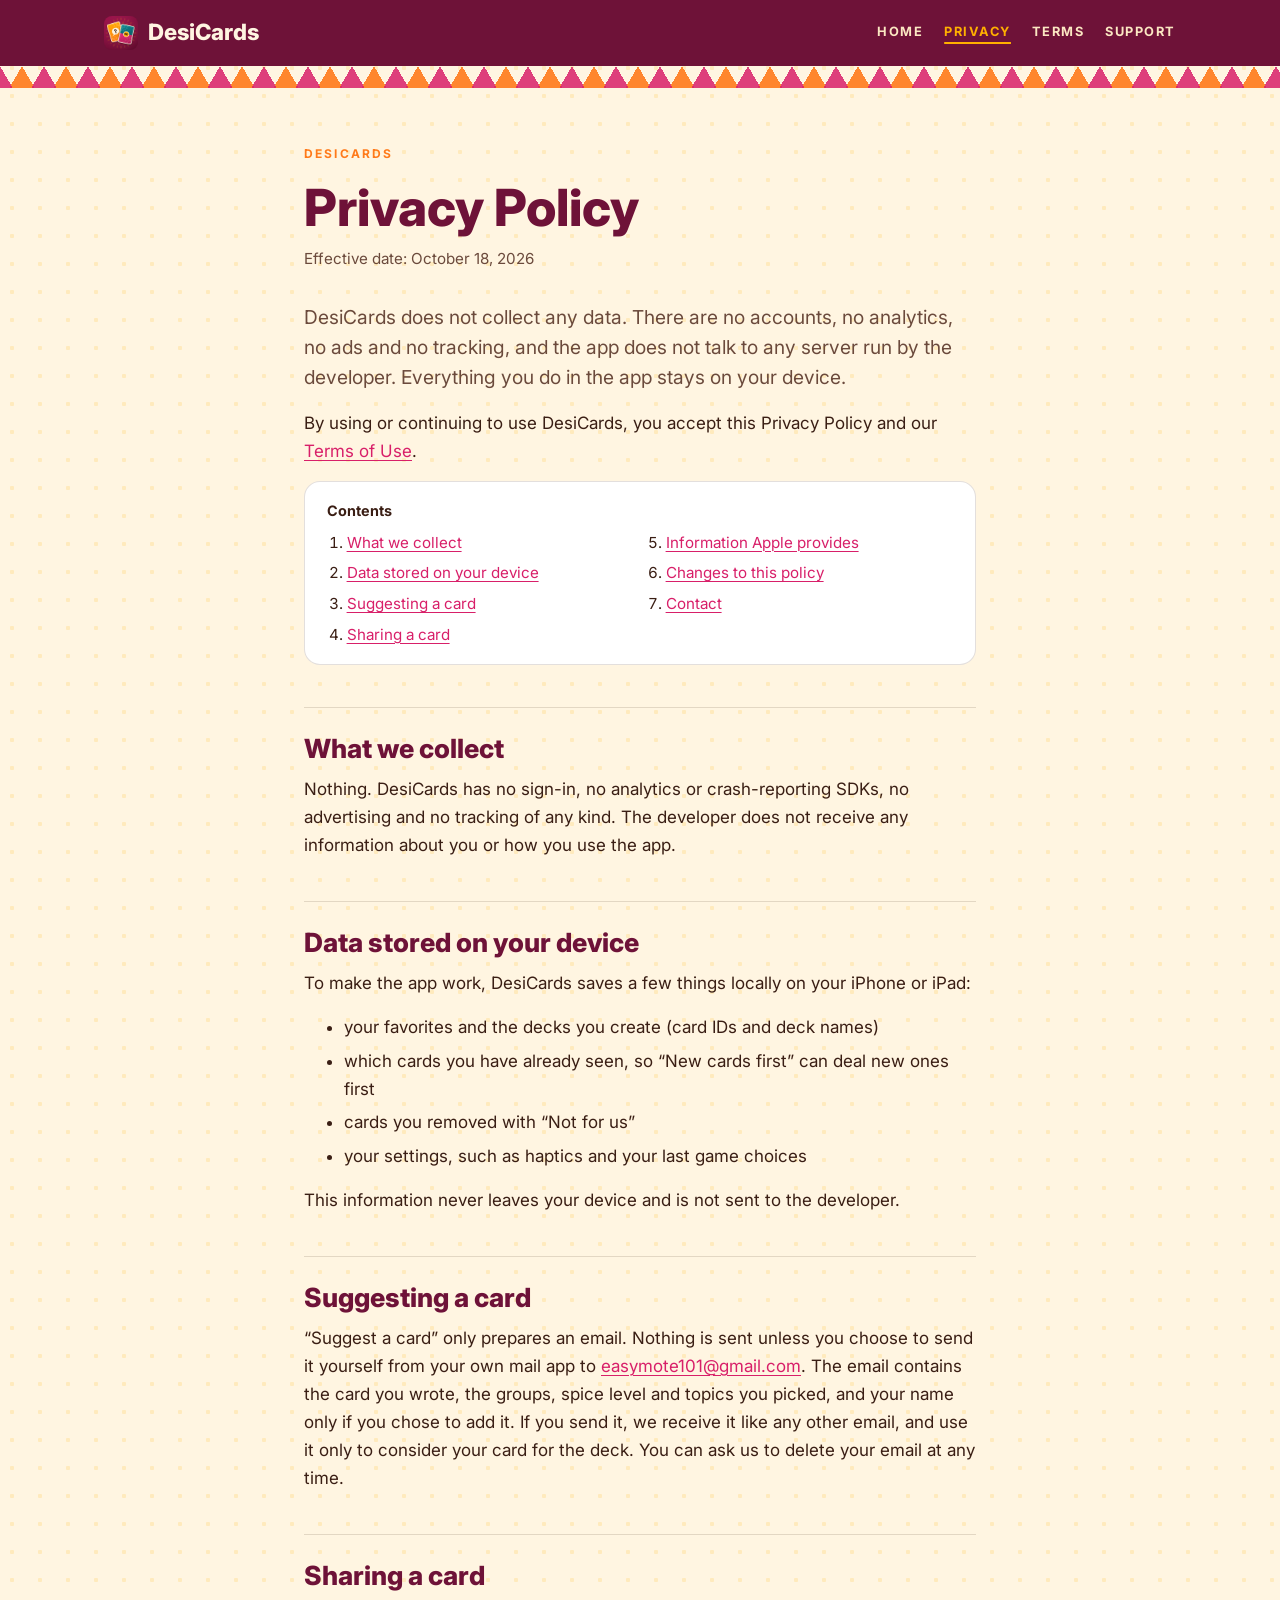
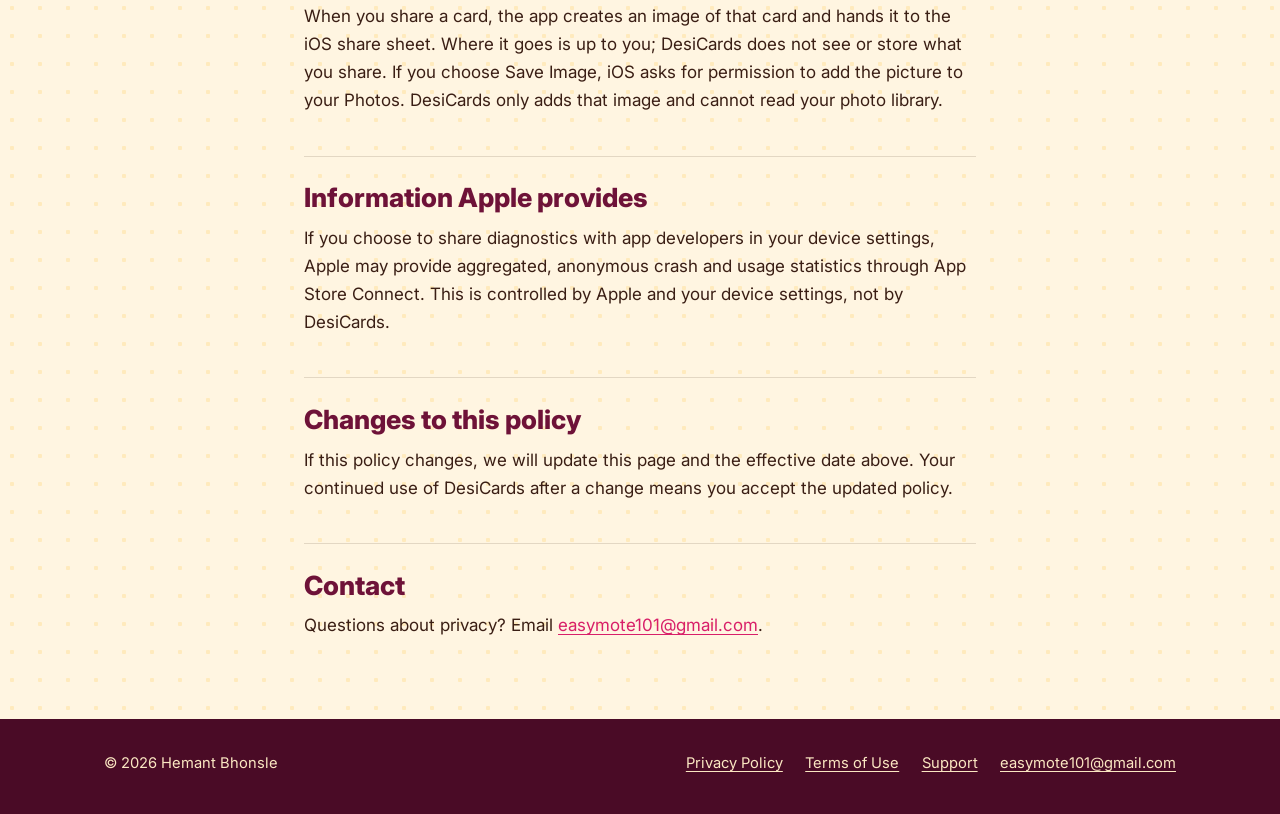
<file: desicards/privacy/index.html>
<!DOCTYPE html>
<html lang="en">
<head>
  <meta charset="utf-8">
  <meta name="viewport" content="width=device-width, initial-scale=1">
  <title>Privacy Policy · DesiCards</title>
  <meta name="description" content="Privacy Policy for DesiCards. No data collected, no accounts, no analytics, no ads, no tracking. Everything stays on your device.">
  <link rel="canonical" href="https://hbhonsle1.github.io/desicards/privacy/">
  <meta name="theme-color" content="#6E1238">
  <meta property="og:type" content="website">
  <meta property="og:site_name" content="DesiCards">
  <meta property="og:title" content="Privacy Policy · DesiCards">
  <meta property="og:description" content="Privacy Policy for DesiCards. No data collected, no accounts, no analytics, no ads, no tracking. Everything stays on your device.">
  <meta property="og:url" content="https://hbhonsle1.github.io/desicards/privacy/">
  <meta property="og:image" content="https://hbhonsle1.github.io/desicards/assets/icon-512.png?v=2">
  <meta property="og:image:width" content="512">
  <meta property="og:image:height" content="512">
  <meta property="og:image:alt" content="DesiCards app icon: an Ask Me card and a Would You Rather card on maroon">
  <meta name="twitter:card" content="summary">
  <link rel="icon" href="../assets/favicon.png?v=2" type="image/png">
  <link rel="apple-touch-icon" href="../assets/apple-touch-icon.png?v=2">
  <link rel="preload" href="../assets/fonts/inter.woff2" as="font" type="font/woff2" crossorigin>
  <link rel="stylesheet" href="../assets/style.css?v=2">
</head>
<body>
  <a class="skip-link" href="#main">Skip to content</a>
  <header class="site-header">
    <div class="wrap">
      <a class="brand" href="../"><img src="../assets/img/app-icon.png?v=2" alt="" width="34" height="34">DesiCards</a>
      <nav class="site-nav" aria-label="Main">
        <ul>
          <li><a href="../">Home</a></li>
          <li><a href="../privacy/" aria-current="page">Privacy</a></li>
          <li><a href="../terms/">Terms</a></li>
          <li><a href="../support/">Support</a></li>
        </ul>
      </nav>
    </div>
  </header>
  <div class="bunting" aria-hidden="true"></div><div class="bunting alt" aria-hidden="true"></div>
  <main id="main">
    <article class="doc">
      <div class="wrap narrow">
        <p class="eyebrow">DesiCards</p>
        <h1>Privacy Policy</h1>
        <p class="meta">Effective date: October 18, 2026</p>
        <p class="lede">DesiCards does not collect any data. There are no accounts, no analytics, no ads and no tracking, and the app does not talk to any server run by the developer. Everything you do in the app stays on your device.</p>
        <p>By using or continuing to use DesiCards, you accept this Privacy Policy and our <a href="../terms/">Terms of Use</a>.</p>

        <nav class="toc" aria-label="Contents">
          <p>Contents</p>
          <ol>
            <li><a href="#collect">What we collect</a></li>
            <li><a href="#device">Data stored on your device</a></li>
            <li><a href="#suggest">Suggesting a card</a></li>
            <li><a href="#share">Sharing a card</a></li>
            <li><a href="#apple">Information Apple provides</a></li>
            <li><a href="#changes">Changes to this policy</a></li>
            <li><a href="#contact">Contact</a></li>
          </ol>
        </nav>

        <h2 id="collect">What we collect</h2>
        <p>Nothing. DesiCards has no sign-in, no analytics or crash-reporting SDKs, no advertising and no tracking of any kind. The developer does not receive any information about you or how you use the app.</p>

        <h2 id="device">Data stored on your device</h2>
        <p>To make the app work, DesiCards saves a few things locally on your iPhone or iPad:</p>
        <ul>
          <li>your favorites and the decks you create (card IDs and deck names)</li>
          <li>which cards you have already seen, so “New cards first” can deal new ones first</li>
          <li>cards you removed with “Not for us”</li>
          <li>your settings, such as haptics and your last game choices</li>
        </ul>
        <p>This information never leaves your device and is not sent to the developer.</p>

        <h2 id="suggest">Suggesting a card</h2>
        <p>“Suggest a card” only prepares an email. Nothing is sent unless you choose to send it yourself from your own mail app to <a href="mailto:easymote101@gmail.com">easymote101@gmail.com</a>. The email contains the card you wrote, the groups, spice level and topics you picked, and your name only if you chose to add it. If you send it, we receive it like any other email, and use it only to consider your card for the deck. You can ask us to delete your email at any time.</p>

        <h2 id="share">Sharing a card</h2>
        <p>When you share a card, the app creates an image of that card and hands it to the iOS share sheet. Where it goes is up to you; DesiCards does not see or store what you share. If you choose Save Image, iOS asks for permission to add the picture to your Photos. DesiCards only adds that image and cannot read your photo library.</p>

        <h2 id="apple">Information Apple provides</h2>
        <p>If you choose to share diagnostics with app developers in your device settings, Apple may provide aggregated, anonymous crash and usage statistics through App Store Connect. This is controlled by Apple and your device settings, not by DesiCards.</p>

        <h2 id="changes">Changes to this policy</h2>
        <p>If this policy changes, we will update this page and the effective date above. Your continued use of DesiCards after a change means you accept the updated policy.</p>

        <h2 id="contact">Contact</h2>
        <p>Questions about privacy? Email <a href="mailto:easymote101@gmail.com">easymote101@gmail.com</a>.</p>
      </div>
    </article>
  </main>
  <footer class="site-footer">
    <div class="wrap">
      <p>&copy; 2026 Hemant Bhonsle</p>
      <nav aria-label="Footer">
        <ul>
          <li><a href="../privacy/">Privacy Policy</a></li>
          <li><a href="../terms/">Terms of Use</a></li>
          <li><a href="../support/">Support</a></li>
          <li><a href="mailto:easymote101@gmail.com">easymote101@gmail.com</a></li>
        </ul>
      </nav>
    </div>
  </footer>
</body>
</html>
</file>
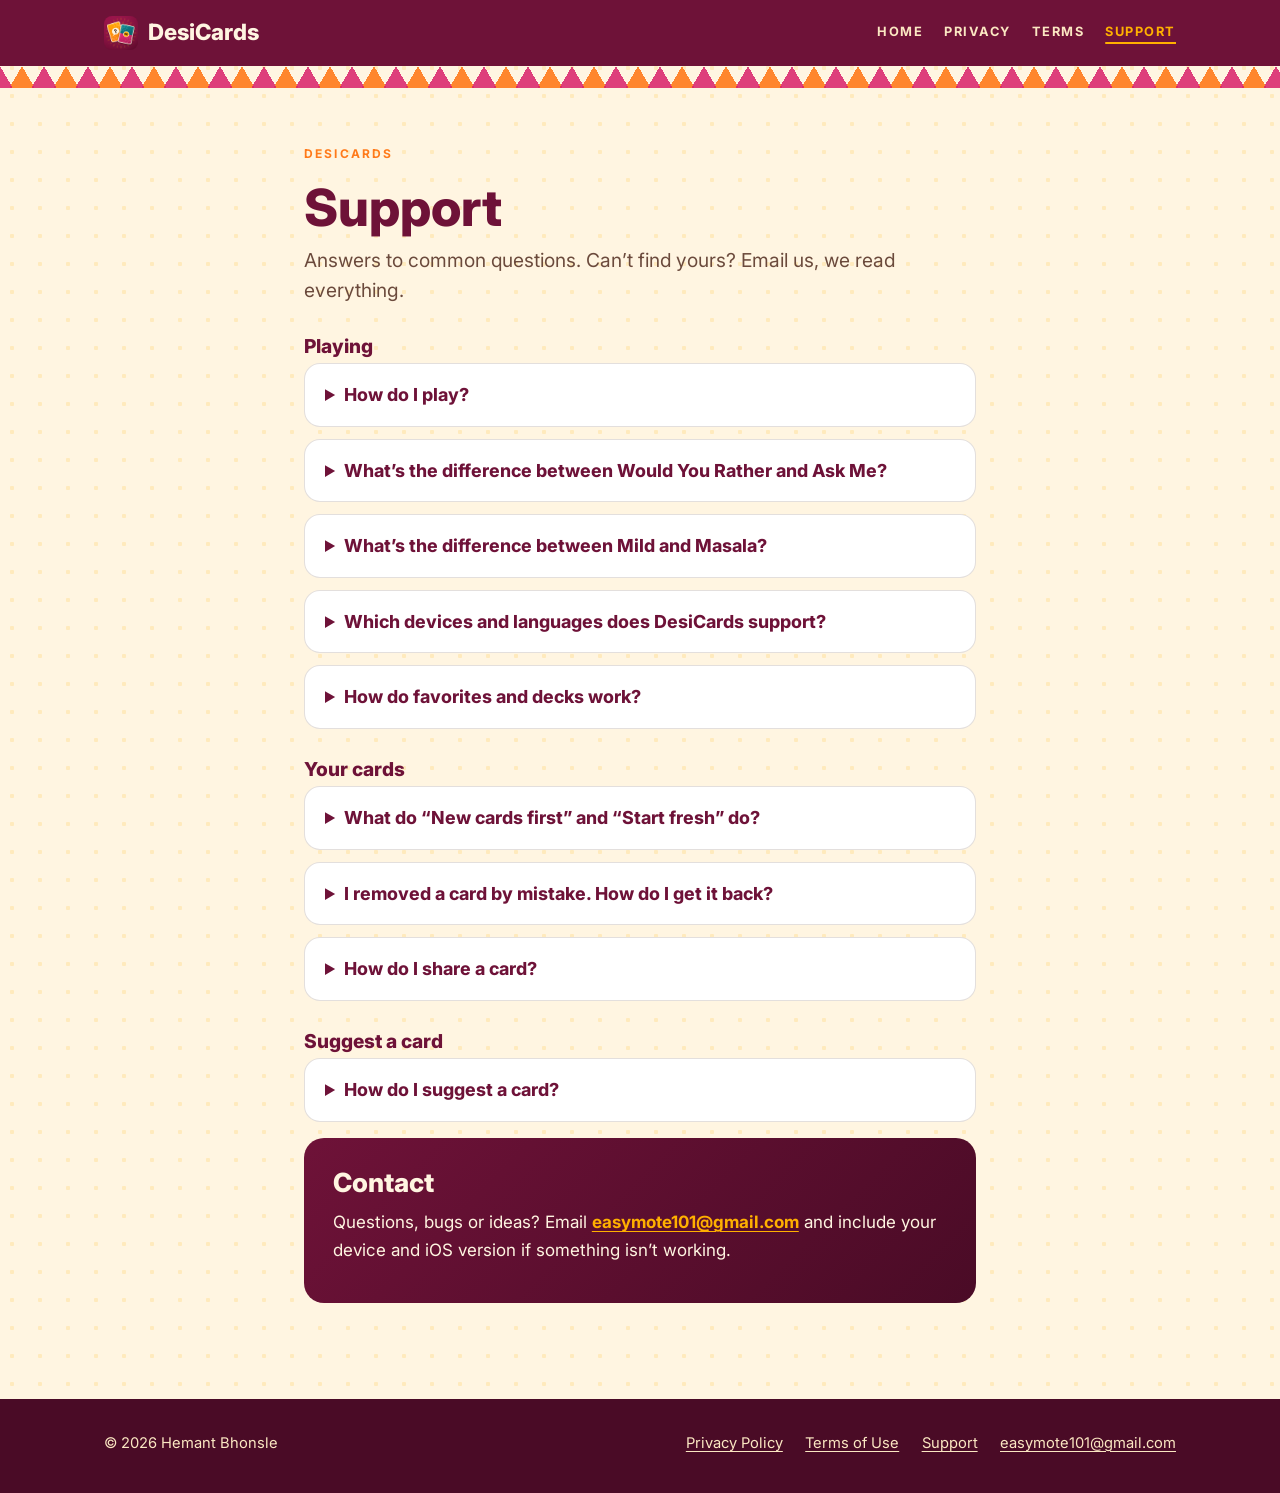
<file: desicards/support/index.html>
<!DOCTYPE html>
<html lang="en">
<head>
  <meta charset="utf-8">
  <meta name="viewport" content="width=device-width, initial-scale=1">
  <title>Support · DesiCards</title>
  <meta name="description" content="DesiCards support and FAQ: how to play, Mild vs Masala, New cards first, removed cards and suggesting a card.">
  <link rel="canonical" href="https://hbhonsle1.github.io/desicards/support/">
  <meta name="theme-color" content="#6E1238">
  <meta property="og:type" content="website">
  <meta property="og:site_name" content="DesiCards">
  <meta property="og:title" content="Support · DesiCards">
  <meta property="og:description" content="DesiCards support and FAQ: how to play, Mild vs Masala, New cards first, removed cards and suggesting a card.">
  <meta property="og:url" content="https://hbhonsle1.github.io/desicards/support/">
  <meta property="og:image" content="https://hbhonsle1.github.io/desicards/assets/icon-512.png?v=2">
  <meta property="og:image:width" content="512">
  <meta property="og:image:height" content="512">
  <meta property="og:image:alt" content="DesiCards app icon: an Ask Me card and a Would You Rather card on maroon">
  <meta name="twitter:card" content="summary">
  <link rel="icon" href="../assets/favicon.png?v=2" type="image/png">
  <link rel="apple-touch-icon" href="../assets/apple-touch-icon.png?v=2">
  <link rel="preload" href="../assets/fonts/inter.woff2" as="font" type="font/woff2" crossorigin>
  <link rel="stylesheet" href="../assets/style.css?v=2">
</head>
<body>
  <a class="skip-link" href="#main">Skip to content</a>
  <header class="site-header">
    <div class="wrap">
      <a class="brand" href="../"><img src="../assets/img/app-icon.png?v=2" alt="" width="34" height="34">DesiCards</a>
      <nav class="site-nav" aria-label="Main">
        <ul>
          <li><a href="../">Home</a></li>
          <li><a href="../privacy/">Privacy</a></li>
          <li><a href="../terms/">Terms</a></li>
          <li><a href="../support/" aria-current="page">Support</a></li>
        </ul>
      </nav>
    </div>
  </header>
  <div class="bunting" aria-hidden="true"></div><div class="bunting alt" aria-hidden="true"></div>
  <main id="main">
    <article class="doc faq">
      <div class="wrap narrow">
        <p class="eyebrow">DesiCards</p>
        <h1>Support</h1>
        <p class="lede">Answers to common questions. Can’t find yours? Email us, we read everything.</p>

        <h3>Playing</h3>
        <details>
          <summary>How do I play?</summary>
          <p>Tap <strong>Play</strong>, pick who’s playing (Family, Couples or Friends), choose Mild or Masala and, if you like, some topic decks. Then tap <strong>Deal the cards</strong>. Read the card out loud and let everyone answer or pick a side. Swipe either way or tap for the next card; <strong>Back</strong> brings the last one back. When the deck is done, tap <strong>Shuffle again</strong>.</p>
        </details>
        <details>
          <summary>What’s the difference between Would You Rather and Ask Me?</summary>
          <p><strong>Would You Rather</strong> cards give two options and everyone picks a side. <strong>Ask Me</strong> cards are a single question for whoever’s turn it is.</p>
        </details>
        <details>
          <summary>What’s the difference between Mild and Masala?</summary>
          <p><strong>Mild</strong> cards are sweet and suitable for everyone. <strong>Masala</strong> cards are cheekier, for couples and friends, but still clean. The two are completely separate decks, so you’ll never get a Masala card in a Mild game. Family games are always Mild.</p>
        </details>
        <details>
          <summary>Which devices and languages does DesiCards support?</summary>
          <p>DesiCards works on iPhone and iPad, in English. All 389 cards are built in, so it plays offline.</p>
        </details>
        <details>
          <summary>How do favorites and decks work?</summary>
          <p>Tap the heart on any card to add it to <strong>Favorites</strong>. Long-press the heart to add it to another deck or create a new one. Open <strong>My Decks</strong> on the home screen to play, rename or delete your decks.</p>
        </details>

        <h3>Your cards</h3>
        <details>
          <summary>What do “New cards first” and “Start fresh” do?</summary>
          <p>DesiCards remembers which cards you’ve seen, on your device only. With <strong>New cards first</strong> on (it’s on by default; change it in Settings), cards you haven’t played yet are dealt before ones you’ve seen. <strong>Start fresh</strong> makes the app forget which cards you’ve played, so every card counts as new again. Tap it twice to confirm, and use Undo if you change your mind. Removed cards stay removed.</p>
        </details>
        <details>
          <summary>I removed a card by mistake. How do I get it back?</summary>
          <p>Choosing <strong>Not for us</strong> from the ••• menu removes a card from future games. Tap <strong>Undo</strong> right away, or go to <strong>Settings &gt; Removed cards</strong> and tap <strong>Restore</strong> (or <strong>Restore all</strong>).</p>
        </details>
        <details>
          <summary>How do I share a card?</summary>
          <p>Tap <strong>Share</strong> on the game screen to send the card as an image to any app.</p>
        </details>

        <h3>Suggest a card</h3>
        <details>
          <summary>How do I suggest a card?</summary>
          <p>Open <strong>Suggest a card</strong> from Settings or the game’s ••• menu. Choose the type, write it, pick the groups, spice level and any topics, and add your name if you’d like credit. On the last step the app opens an email to <a href="mailto:easymote101@gmail.com">easymote101@gmail.com</a>; just tap Send in your mail app. If no mail app is set up, the card is copied so you can paste it into any email.</p>
        </details>

        <div class="contact-card">
          <h2>Contact</h2>
          <p>Questions, bugs or ideas? Email <a href="mailto:easymote101@gmail.com">easymote101@gmail.com</a> and include your device and iOS version if something isn’t working.</p>
        </div>
      </div>
    </article>
  </main>
  <footer class="site-footer">
    <div class="wrap">
      <p>&copy; 2026 Hemant Bhonsle</p>
      <nav aria-label="Footer">
        <ul>
          <li><a href="../privacy/">Privacy Policy</a></li>
          <li><a href="../terms/">Terms of Use</a></li>
          <li><a href="../support/">Support</a></li>
          <li><a href="mailto:easymote101@gmail.com">easymote101@gmail.com</a></li>
        </ul>
      </nav>
    </div>
  </footer>
</body>
</html>
</file>
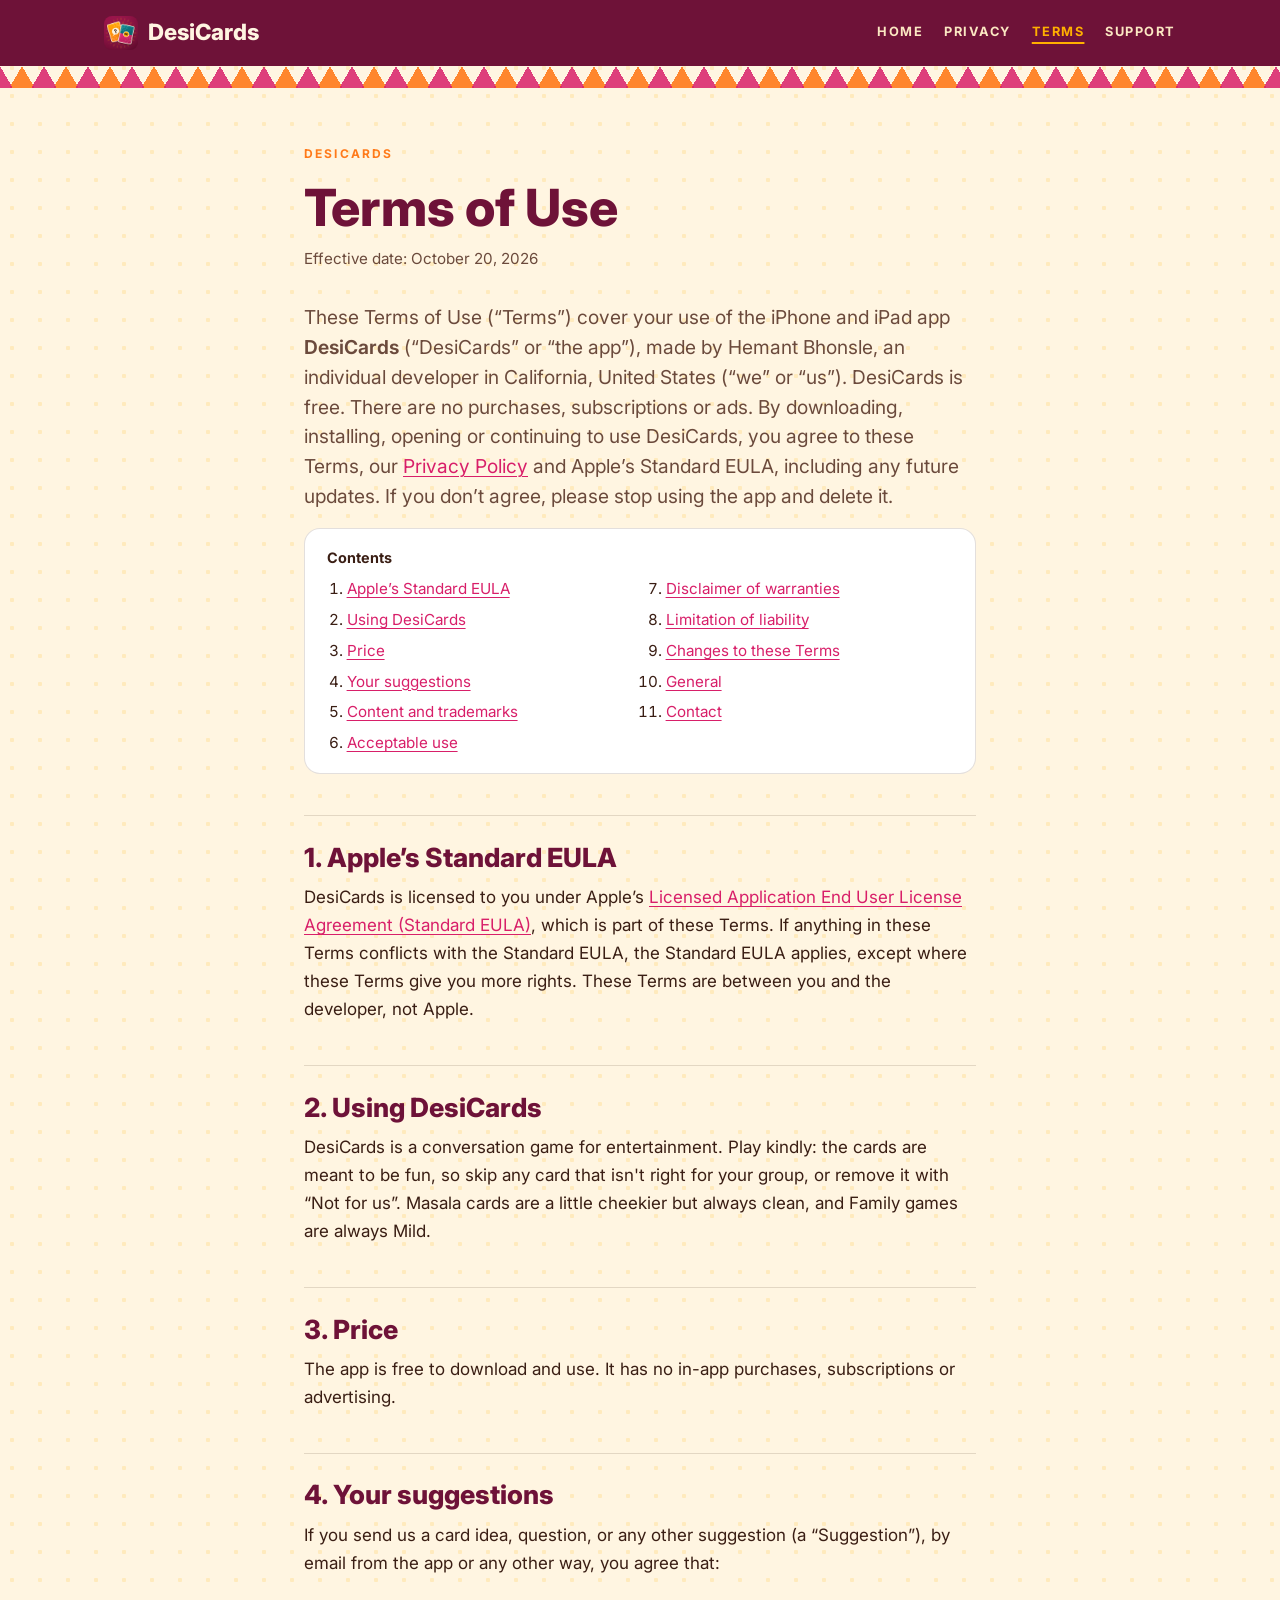
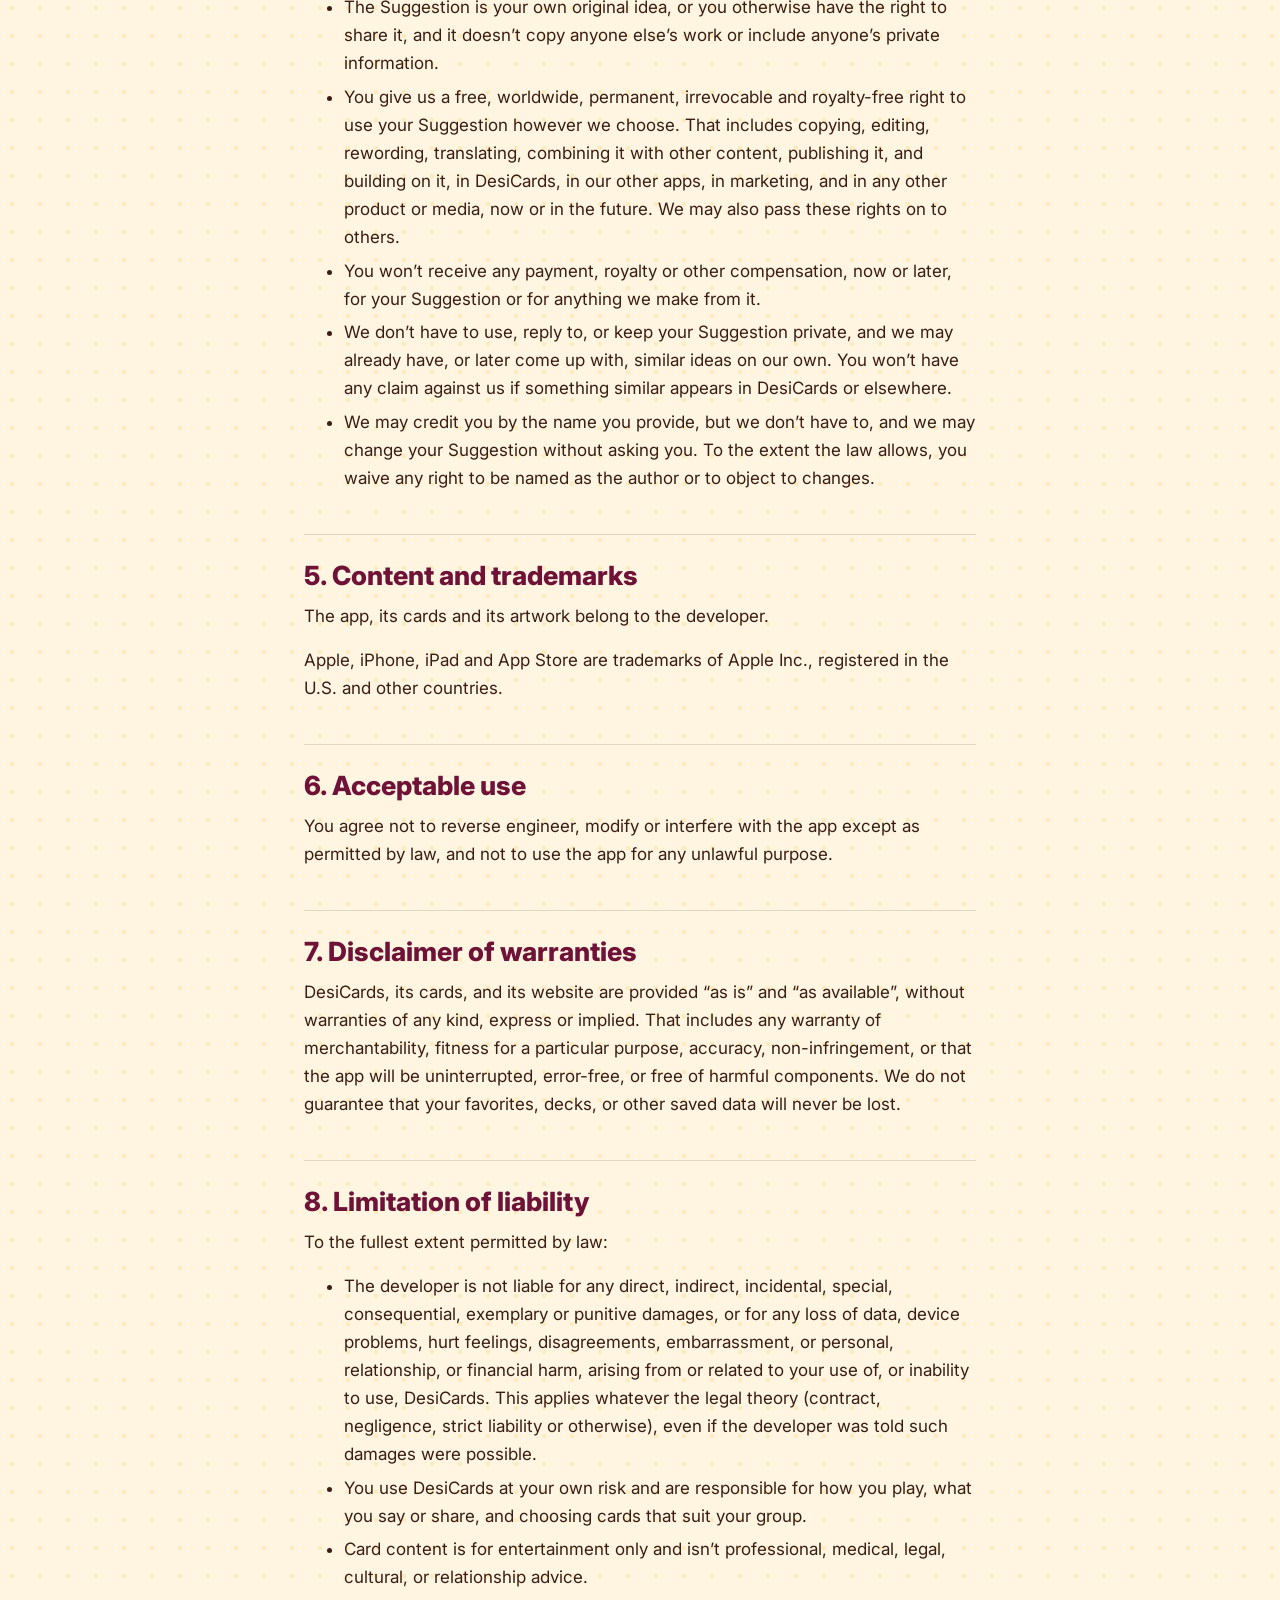
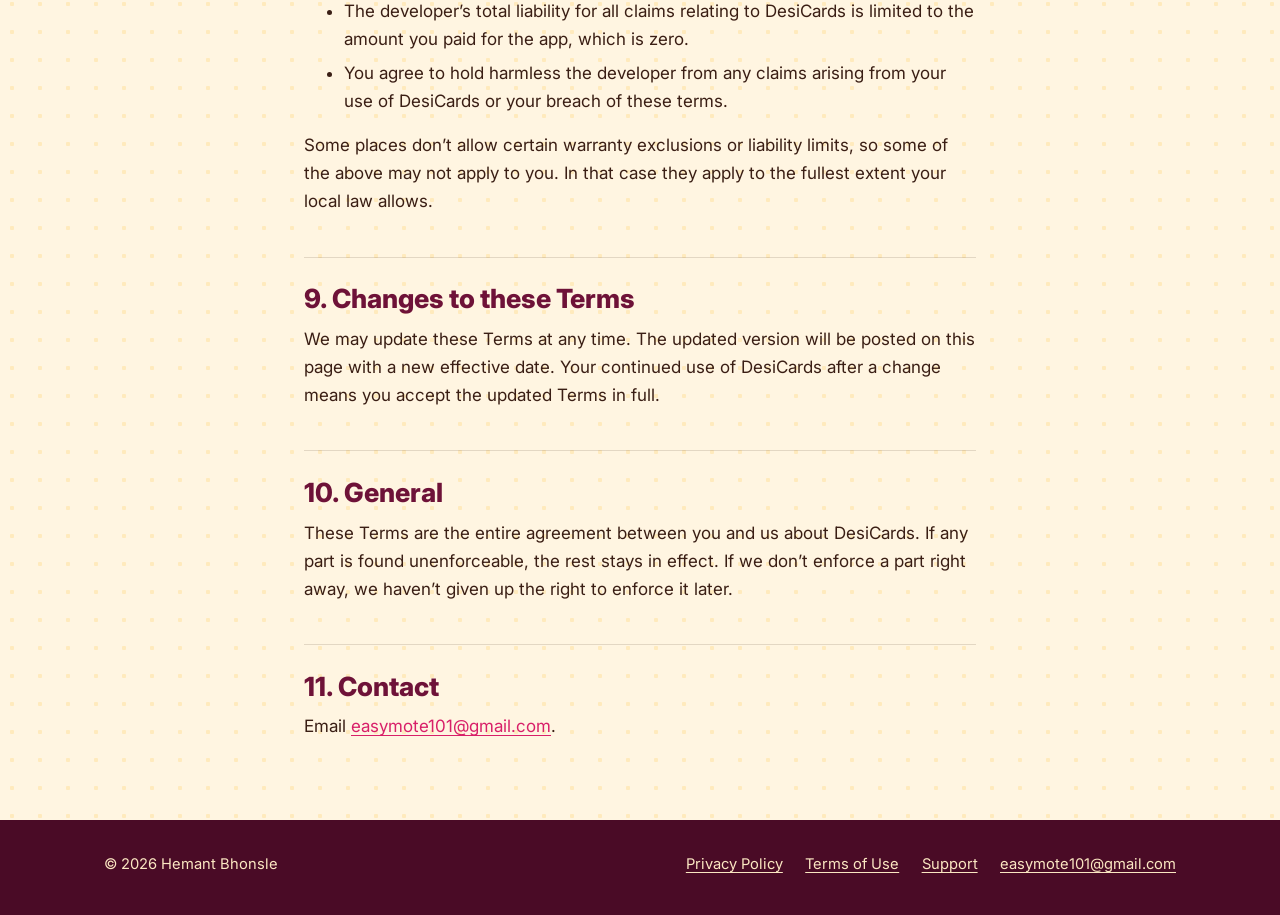
<file: desicards/terms/index.html>
<!DOCTYPE html>
<html lang="en">
<head>
  <meta charset="utf-8">
  <meta name="viewport" content="width=device-width, initial-scale=1">
  <title>Terms of Use · DesiCards</title>
  <meta name="description" content="Terms of Use for DesiCards, a free conversation card game with no purchases or ads.">
  <link rel="canonical" href="https://hbhonsle1.github.io/desicards/terms/">
  <meta name="theme-color" content="#6E1238">
  <meta property="og:type" content="website">
  <meta property="og:site_name" content="DesiCards">
  <meta property="og:title" content="Terms of Use · DesiCards">
  <meta property="og:description" content="Terms of Use for DesiCards, a free conversation card game with no purchases or ads.">
  <meta property="og:url" content="https://hbhonsle1.github.io/desicards/terms/">
  <meta property="og:image" content="https://hbhonsle1.github.io/desicards/assets/icon-512.png?v=2">
  <meta property="og:image:width" content="512">
  <meta property="og:image:height" content="512">
  <meta property="og:image:alt" content="DesiCards app icon: an Ask Me card and a Would You Rather card on maroon">
  <meta name="twitter:card" content="summary">
  <link rel="icon" href="../assets/favicon.png?v=2" type="image/png">
  <link rel="apple-touch-icon" href="../assets/apple-touch-icon.png?v=2">
  <link rel="preload" href="../assets/fonts/inter.woff2" as="font" type="font/woff2" crossorigin>
  <link rel="stylesheet" href="../assets/style.css?v=2">
</head>
<body>
  <a class="skip-link" href="#main">Skip to content</a>
  <header class="site-header">
    <div class="wrap">
      <a class="brand" href="../"><img src="../assets/img/app-icon.png?v=2" alt="" width="34" height="34">DesiCards</a>
      <nav class="site-nav" aria-label="Main">
        <ul>
          <li><a href="../">Home</a></li>
          <li><a href="../privacy/">Privacy</a></li>
          <li><a href="../terms/" aria-current="page">Terms</a></li>
          <li><a href="../support/">Support</a></li>
        </ul>
      </nav>
    </div>
  </header>
  <div class="bunting" aria-hidden="true"></div><div class="bunting alt" aria-hidden="true"></div>
  <main id="main">
    <article class="doc">
      <div class="wrap narrow">
        <p class="eyebrow">DesiCards</p>
        <h1>Terms of Use</h1>
        <p class="meta">Effective date: October 20, 2026</p>
        <p class="lede">These Terms of Use (“Terms”) cover your use of the iPhone and iPad app <strong>DesiCards</strong> (“DesiCards” or “the app”), made by Hemant Bhonsle, an individual developer in California, United States (“we” or “us”). DesiCards is free. There are no purchases, subscriptions or ads. By downloading, installing, opening or continuing to use DesiCards, you agree to these Terms, our <a href="../privacy/">Privacy Policy</a> and Apple’s Standard EULA, including any future updates. If you don’t agree, please stop using the app and delete it.</p>

        <nav class="toc" aria-label="Contents">
          <p>Contents</p>
          <ol>
            <li><a href="#eula">Apple’s Standard EULA</a></li>
            <li><a href="#using">Using DesiCards</a></li>
            <li><a href="#price">Price</a></li>
            <li><a href="#suggestions">Your suggestions</a></li>
            <li><a href="#content">Content and trademarks</a></li>
            <li><a href="#use">Acceptable use</a></li>
            <li><a href="#warranty">Disclaimer of warranties</a></li>
            <li><a href="#liability">Limitation of liability</a></li>
            <li><a href="#changes">Changes to these Terms</a></li>
            <li><a href="#general">General</a></li>
            <li><a href="#contact">Contact</a></li>
          </ol>
        </nav>

        <h2 id="eula">1. Apple’s Standard EULA</h2>
        <p>DesiCards is licensed to you under Apple’s <a href="https://www.apple.com/legal/internet-services/itunes/dev/stdeula/">Licensed Application End User License Agreement (Standard EULA)</a>, which is part of these Terms. If anything in these Terms conflicts with the Standard EULA, the Standard EULA applies, except where these Terms give you more rights. These Terms are between you and the developer, not Apple.</p>

        <h2 id="using">2. Using DesiCards</h2>
        <p>DesiCards is a conversation game for entertainment. Play kindly: the cards are meant to be fun, so skip any card that isn't right for your group, or remove it with “Not for us”. Masala cards are a little cheekier but always clean, and Family games are always Mild.</p>

        <h2 id="price">3. Price</h2>
        <p>The app is free to download and use. It has no in-app purchases, subscriptions or advertising.</p>

        <h2 id="suggestions">4. Your suggestions</h2>
        <p>If you send us a card idea, question, or any other suggestion (a “Suggestion”), by email from the app or any other way, you agree that:</p>
        <ul>
          <li>The Suggestion is your own original idea, or you otherwise have the right to share it, and it doesn’t copy anyone else’s work or include anyone’s private information.</li>
          <li>You give us a free, worldwide, permanent, irrevocable and royalty-free right to use your Suggestion however we choose. That includes copying, editing, rewording, translating, combining it with other content, publishing it, and building on it, in DesiCards, in our other apps, in marketing, and in any other product or media, now or in the future. We may also pass these rights on to others.</li>
          <li>You won’t receive any payment, royalty or other compensation, now or later, for your Suggestion or for anything we make from it.</li>
          <li>We don’t have to use, reply to, or keep your Suggestion private, and we may already have, or later come up with, similar ideas on our own. You won’t have any claim against us if something similar appears in DesiCards or elsewhere.</li>
          <li>We may credit you by the name you provide, but we don’t have to, and we may change your Suggestion without asking you. To the extent the law allows, you waive any right to be named as the author or to object to changes.</li>
        </ul>

        <h2 id="content">5. Content and trademarks</h2>
        <p>The app, its cards and its artwork belong to the developer.</p>
        <p>Apple, iPhone, iPad and App Store are trademarks of Apple Inc., registered in the U.S. and other countries.</p>

        <h2 id="use">6. Acceptable use</h2>
        <p>You agree not to reverse engineer, modify or interfere with the app except as permitted by law, and not to use the app for any unlawful purpose.</p>

        <h2 id="warranty">7. Disclaimer of warranties</h2>
        <p>DesiCards, its cards, and its website are provided “as is” and “as available”, without warranties of any kind, express or implied. That includes any warranty of merchantability, fitness for a particular purpose, accuracy, non-infringement, or that the app will be uninterrupted, error-free, or free of harmful components. We do not guarantee that your favorites, decks, or other saved data will never be lost.</p>

        <h2 id="liability">8. Limitation of liability</h2>
        <p>To the fullest extent permitted by law:</p>
        <ul>
          <li>The developer is not liable for any direct, indirect, incidental, special, consequential, exemplary or punitive damages, or for any loss of data, device problems, hurt feelings, disagreements, embarrassment, or personal, relationship, or financial harm, arising from or related to your use of, or inability to use, DesiCards. This applies whatever the legal theory (contract, negligence, strict liability or otherwise), even if the developer was told such damages were possible.</li>
          <li>You use DesiCards at your own risk and are responsible for how you play, what you say or share, and choosing cards that suit your group.</li>
          <li>Card content is for entertainment only and isn’t professional, medical, legal, cultural, or relationship advice.</li>
          <li>The developer’s total liability for all claims relating to DesiCards is limited to the amount you paid for the app, which is zero.</li>
          <li>You agree to hold harmless the developer from any claims arising from your use of DesiCards or your breach of these terms.</li>
        </ul>
        <p>Some places don’t allow certain warranty exclusions or liability limits, so some of the above may not apply to you. In that case they apply to the fullest extent your local law allows.</p>

        <h2 id="changes">9. Changes to these Terms</h2>
        <p>We may update these Terms at any time. The updated version will be posted on this page with a new effective date. Your continued use of DesiCards after a change means you accept the updated Terms in full.</p>

        <h2 id="general">10. General</h2>
        <p>These Terms are the entire agreement between you and us about DesiCards. If any part is found unenforceable, the rest stays in effect. If we don’t enforce a part right away, we haven’t given up the right to enforce it later.</p>

        <h2 id="contact">11. Contact</h2>
        <p>Email <a href="mailto:easymote101@gmail.com">easymote101@gmail.com</a>.</p>
      </div>
    </article>
  </main>
  <footer class="site-footer">
    <div class="wrap">
      <p>&copy; 2026 Hemant Bhonsle</p>
      <nav aria-label="Footer">
        <ul>
          <li><a href="../privacy/">Privacy Policy</a></li>
          <li><a href="../terms/">Terms of Use</a></li>
          <li><a href="../support/">Support</a></li>
          <li><a href="mailto:easymote101@gmail.com">easymote101@gmail.com</a></li>
        </ul>
      </nav>
    </div>
  </footer>
</body>
</html>
</file>
<file: appguild/assets/style.css>
/* AppGuild site styles. Inter is self-hosted (SIL Open Font License, see assets/fonts). */
@font-face {
  font-family: "Inter";
  src: url("fonts/inter.woff2") format("woff2");
  font-weight: 100 900;
  font-style: normal;
  font-display: swap;
}

:root {
  --paper: #FBF7F0;
  --paper-deep: #F4EDE2;
  --ink: #1B1530;
  --ink-soft: #5F5774;
  --ink-faint: #8D86A0;
  --night: #14101E;
  --night-deep: #0E0B16;
  --iris: #6A4DF0;
  --iris-deep: #4B2FCF;
  --marigold: #F29A0E;
  --lagoon: #0F9E92;
  --coral: #E84F4B;
  --rule: rgba(27, 21, 48, 0.12);
  --card: #FFFFFF;
  --round: ui-rounded, "SF Pro Rounded", "Nunito", "Inter", -apple-system, BlinkMacSystemFont, sans-serif;
  --sans: "Inter", -apple-system, BlinkMacSystemFont, "Segoe UI", Roboto, Helvetica, Arial, sans-serif;
  --measure: 42rem;
  --wide: 70rem;
}

*, *::before, *::after { box-sizing: border-box; }
html { -webkit-text-size-adjust: 100%; text-size-adjust: 100%; }

body {
  margin: 0;
  min-height: 100vh;
  display: flex;
  flex-direction: column;
  color: var(--ink);
  background-color: var(--paper);
  font-family: var(--sans);
  font-size: 1.0625rem;
  line-height: 1.65;
  -webkit-font-smoothing: antialiased;
}

img { max-width: 100%; height: auto; display: block; }
a { color: var(--iris-deep); text-decoration-thickness: 1px; text-underline-offset: 0.18em; }
a:hover { color: var(--iris); }
a:focus-visible { outline: 3px solid var(--iris); outline-offset: 3px; border-radius: 6px; }

.skip-link { position: absolute; left: -9999px; top: 0.5rem; background: var(--ink); color: var(--paper); padding: 0.5rem 0.9rem; border-radius: 6px; z-index: 10; }
.skip-link:focus { left: 0.75rem; color: var(--paper); }

.wrap { width: 100%; max-width: var(--wide); margin: 0 auto; padding: 0 1.5rem; }
.wrap.narrow { max-width: calc(var(--measure) + 3rem); }

/* Four-blade accent bar */
.blades {
  height: 6px;
  background: linear-gradient(90deg, var(--marigold) 0 25%, var(--lagoon) 25% 50%, var(--coral) 50% 75%, var(--iris) 75% 100%);
}

/* Header */
.site-header { background: var(--night); color: var(--paper); }
.site-header .wrap { display: flex; align-items: center; justify-content: space-between; gap: 1rem; padding-top: 0.9rem; padding-bottom: 0.9rem; flex-wrap: wrap; }
.brand { display: inline-flex; align-items: center; gap: 0.6rem; color: var(--paper); text-decoration: none; font-family: var(--round); font-size: 1.4rem; font-weight: 800; }
.brand img { width: 34px; height: 34px; border-radius: 8px; }
.brand:hover { color: #C4B8FF; }
.site-nav ul { list-style: none; margin: 0; padding: 0; display: flex; gap: 1.3rem; flex-wrap: wrap; }
.site-nav a { color: #D8D0EC; text-decoration: none; font-size: 0.8rem; font-weight: 700; letter-spacing: 0.12em; text-transform: uppercase; }
.site-nav a:hover, .site-nav a[aria-current="page"] { color: #C4B8FF; }
.site-nav a[aria-current="page"] { text-decoration: underline; text-underline-offset: 0.45em; text-decoration-thickness: 2px; }

main { flex: 1; }

h1, h2, h3 { font-family: var(--round); font-weight: 800; line-height: 1.15; color: var(--ink); }
h1 { font-size: clamp(2.3rem, 5vw, 3.2rem); margin: 0 0 0.6rem; }
h2 { font-size: 1.65rem; margin: 2.6rem 0 0.7rem; }
h3 { font-size: 1.2rem; margin: 1.8rem 0 0.4rem; }
p, ul, ol { margin: 0 0 1rem; }
li { margin-bottom: 0.35rem; }
strong { font-weight: 650; }

.eyebrow { font-size: 0.75rem; font-weight: 700; letter-spacing: 0.18em; text-transform: uppercase; color: var(--iris); margin: 0 0 0.9rem; }

/* Document pages */
.doc { padding: 3.5rem 0 4rem; }
.doc .meta { color: var(--ink-soft); font-size: 0.95rem; margin-bottom: 2rem; }
.doc .lede { font-size: 1.2rem; line-height: 1.55; color: var(--ink-soft); }
.doc h2 { padding-top: 1.6rem; border-top: 1px solid var(--rule); }
.toc { background: var(--card); border: 1px solid var(--rule); border-radius: 16px; padding: 1.1rem 1.4rem; margin: 0 0 2rem; }
.toc p { margin: 0 0 0.4rem; font-weight: 700; font-size: 0.9rem; }
.toc ol { margin: 0; padding-left: 1.2rem; columns: 2 14rem; column-gap: 2rem; font-size: 0.95rem; }

/* FAQ */
.faq details { background: var(--card); border: 1px solid var(--rule); border-radius: 16px; margin: 0 0 0.75rem; padding: 0 1.25rem; }
.faq summary { cursor: pointer; font-family: var(--round); font-size: 1.12rem; font-weight: 750; color: var(--ink); padding: 1rem 0; }
.faq details[open] summary { border-bottom: 1px solid var(--rule); margin-bottom: 0.9rem; }
.faq details > *:last-child { margin-bottom: 1.1rem; }
.contact-card { background: linear-gradient(135deg, var(--night) 0%, #1B1530 55%, #2A1F55 100%); color: var(--paper); border-radius: 20px; padding: 1.8rem 1.8rem 1.4rem; margin: 1rem 0 2rem; }
.contact-card h2 { color: var(--paper); margin-top: 0; border: 0; padding-top: 0; }
.contact-card a { color: #C4B8FF; font-weight: 700; }
.contact-card a:hover { color: #E4DEFF; }

/* Landing */
.hero { position: relative; padding: 4.2rem 0 3.4rem; text-align: center; color: var(--paper); background:
  radial-gradient(circle at 18% 20%, rgba(106, 77, 240, 0.45) 0 140px, transparent 141px),
  radial-gradient(circle at 88% 78%, rgba(15, 158, 146, 0.28) 0 150px, transparent 151px),
  radial-gradient(circle at 70% 10%, rgba(242, 154, 14, 0.18) 0 120px, transparent 121px),
  linear-gradient(165deg, var(--night) 0%, #1B1530 55%, #2A1848 100%); overflow: hidden; }
.hero .app-icon { width: 112px; height: 112px; border-radius: 26px; margin: 0 auto 1.4rem; box-shadow: 0 14px 34px rgba(0, 0, 0, 0.35); border: 3px solid rgba(247, 241, 232, 0.85); }
.hero h1 { color: var(--paper); font-size: clamp(2.8rem, 7vw, 4.4rem); margin-bottom: 0.3rem; }
.hero .tagline { font-family: var(--round); font-weight: 700; font-size: clamp(1.25rem, 3vw, 1.65rem); color: #C4B8FF; margin: 0 0 1rem; }
.hero .summary { max-width: 36rem; margin: 0 auto 1.4rem; color: #D8D0EC; font-size: 1.1rem; }
.hero .chips { list-style: none; margin: 0; padding: 0; display: flex; gap: 0.6rem; justify-content: center; flex-wrap: wrap; }
.hero .chips li { margin: 0; background: rgba(247, 241, 232, 0.12); border: 1px solid rgba(247, 241, 232, 0.28); border-radius: 999px; padding: 0.3rem 0.9rem; font-size: 0.88rem; font-weight: 650; }

.shots { padding: 3.2rem 0 3rem; }
.shots ul { list-style: none; margin: 0; padding: 0; display: grid; grid-template-columns: repeat(3, minmax(0, 1fr)); gap: 1.6rem; }
.shots li { margin: 0; }
.shots figure { margin: 0; }
.shots img { width: 100%; border-radius: 26px; box-shadow: 0 18px 40px rgba(27, 21, 48, 0.16); }

.features { padding: 1rem 0 4rem; }
.features h2 { text-align: center; margin-top: 0; }
.features ul { list-style: none; margin: 2rem 0 0; padding: 0; display: grid; grid-template-columns: repeat(3, minmax(0, 1fr)); gap: 1.1rem; }
.features li { margin: 0; background: var(--card); border: 1px solid var(--rule); border-top: 5px solid var(--marigold); border-radius: 18px; padding: 1.2rem 1.35rem; }
.features li:nth-child(3n+2) { border-top-color: var(--lagoon); }
.features li:nth-child(3n) { border-top-color: var(--coral); }
.features li:nth-child(3n+4) { border-top-color: var(--iris); }
.features h3 { margin: 0 0 0.35rem; font-size: 1.15rem; }
.features p { margin: 0; color: var(--ink-soft); font-size: 0.98rem; }

/* Footer */
.site-footer { background: var(--night-deep); color: #BDB4D1; padding: 2rem 0 2.4rem; font-size: 0.92rem; }
.site-footer .wrap { display: flex; justify-content: space-between; align-items: center; gap: 1rem; flex-wrap: wrap; }
.site-footer ul { list-style: none; margin: 0; padding: 0; display: flex; gap: 1.4rem; flex-wrap: wrap; }
.site-footer li { margin: 0; }
.site-footer a { color: #D8D0EC; }
.site-footer a:hover { color: #C4B8FF; }
.site-footer p { margin: 0; }
.legal { width: 100%; margin-top: 0.85rem; font-size: 0.8rem; color: #8A82A3; }

@media (max-width: 900px) { .features ul { grid-template-columns: repeat(2, minmax(0, 1fr)); } }
@media (max-width: 720px) {
  .features ul { grid-template-columns: minmax(0, 1fr); }
  body { font-size: 1rem; }
  .hero { padding: 3rem 0 2.4rem; }
  .shots ul { grid-template-columns: repeat(2, minmax(0, 1fr)); max-width: 30rem; margin: 0 auto; gap: 1rem; }
  .doc { padding: 2.5rem 0 3rem; }
  .site-header .wrap { justify-content: center; }
  .site-footer .wrap { flex-direction: column; text-align: center; }
  .site-footer ul { justify-content: center; }
}
@media (prefers-reduced-motion: reduce) { * { transition: none !important; } }
</file>
<file: astrododge/assets/style.css>
/* AstroDodge site styles. Inter is self-hosted (SIL Open Font License, see assets/fonts). */
@font-face {
  font-family: "Inter";
  src: url("fonts/inter.woff2") format("woff2");
  font-weight: 100 900;
  font-style: normal;
  font-display: swap;
}

:root {
  --paper: #F5F3FB;
  --paper-deep: #EBE6F6;
  --ink: #0F0C26;
  --ink-soft: #5B5578;
  --night: #0F0C26;
  --night-deep: #0A081C;
  --sky-mid: #1D1742;
  --sky-bottom: #2A1F55;
  --gold: #F2C14E;
  --coral: #E8704E;
  --mint: #6EE7C8;
  --violet: #9D8CFF;
  --sky: #6CC7FF;
  --rule: rgba(15, 12, 38, 0.12);
  --card: #FFFFFF;
  --round: ui-rounded, "SF Pro Rounded", "Nunito", "Inter", -apple-system, BlinkMacSystemFont, sans-serif;
  --sans: "Inter", -apple-system, BlinkMacSystemFont, "Segoe UI", Roboto, Helvetica, Arial, sans-serif;
  --measure: 42rem;
  --wide: 70rem;
}

*, *::before, *::after { box-sizing: border-box; }
html { -webkit-text-size-adjust: 100%; text-size-adjust: 100%; }

body {
  margin: 0;
  min-height: 100vh;
  display: flex;
  flex-direction: column;
  color: var(--ink);
  background-color: var(--paper);
  background-image:
    radial-gradient(circle at 12px 12px, rgba(157, 140, 255, 0.16) 1.2px, transparent 1.8px);
  background-size: 28px 28px;
  font-family: var(--sans);
  font-size: 1.0625rem;
  line-height: 1.65;
  -webkit-font-smoothing: antialiased;
}

img { max-width: 100%; height: auto; display: block; }
a { color: #5B3FD4; text-decoration-thickness: 1px; text-underline-offset: 0.18em; }
a:hover { color: var(--violet); }
a:focus-visible { outline: 3px solid var(--violet); outline-offset: 3px; border-radius: 6px; }

.skip-link { position: absolute; left: -9999px; top: 0.5rem; background: var(--ink); color: var(--paper); padding: 0.5rem 0.9rem; border-radius: 6px; z-index: 10; }
.skip-link:focus { left: 0.75rem; color: var(--paper); }

.wrap { width: 100%; max-width: var(--wide); margin: 0 auto; padding: 0 1.5rem; }
.wrap.narrow { max-width: calc(var(--measure) + 3rem); }

/* Orbit accent bar */
.orbit {
  height: 6px;
  background: linear-gradient(90deg, var(--gold) 0 20%, var(--coral) 20% 40%, var(--mint) 40% 60%, var(--violet) 60% 80%, var(--sky) 80% 100%);
}

/* Header */
.site-header { background: var(--night); color: var(--paper); }
.site-header .wrap { display: flex; align-items: center; justify-content: space-between; gap: 1rem; padding-top: 0.9rem; padding-bottom: 0.9rem; flex-wrap: wrap; }
.brand { display: inline-flex; align-items: center; gap: 0.6rem; color: var(--paper); text-decoration: none; font-family: var(--round); font-size: 1.4rem; font-weight: 800; }
.brand img { width: 34px; height: 34px; border-radius: 8px; }
.brand:hover { color: var(--gold); }
.site-nav ul { list-style: none; margin: 0; padding: 0; display: flex; gap: 1.3rem; flex-wrap: wrap; }
.site-nav a { color: #D8D0EC; text-decoration: none; font-size: 0.8rem; font-weight: 700; letter-spacing: 0.12em; text-transform: uppercase; }
.site-nav a:hover, .site-nav a[aria-current="page"] { color: var(--gold); }
.site-nav a[aria-current="page"] { text-decoration: underline; text-underline-offset: 0.45em; text-decoration-thickness: 2px; }

main { flex: 1; }

h1, h2, h3 { font-family: var(--round); font-weight: 800; line-height: 1.15; color: var(--ink); }
h1 { font-size: clamp(2.3rem, 5vw, 3.2rem); margin: 0 0 0.6rem; }
h2 { font-size: 1.65rem; margin: 2.6rem 0 0.7rem; }
h3 { font-size: 1.2rem; margin: 1.8rem 0 0.4rem; }
p, ul, ol { margin: 0 0 1rem; }
li { margin-bottom: 0.35rem; }
strong { font-weight: 650; }

.eyebrow { font-size: 0.75rem; font-weight: 700; letter-spacing: 0.18em; text-transform: uppercase; color: var(--violet); margin: 0 0 0.9rem; }

/* Document pages */
.doc { padding: 3.5rem 0 4rem; }
.doc .meta { color: var(--ink-soft); font-size: 0.95rem; margin-bottom: 2rem; }
.doc .lede { font-size: 1.2rem; line-height: 1.55; color: var(--ink-soft); }
.doc h2 { padding-top: 1.6rem; border-top: 1px solid var(--rule); }
.toc { background: var(--card); border: 1px solid var(--rule); border-radius: 16px; padding: 1.1rem 1.4rem; margin: 0 0 2rem; }
.toc p { margin: 0 0 0.4rem; font-weight: 700; font-size: 0.9rem; }
.toc ol { margin: 0; padding-left: 1.2rem; columns: 2 14rem; column-gap: 2rem; font-size: 0.95rem; }

/* FAQ */
.faq details { background: var(--card); border: 1px solid var(--rule); border-radius: 16px; margin: 0 0 0.75rem; padding: 0 1.25rem; }
.faq summary { cursor: pointer; font-family: var(--round); font-size: 1.12rem; font-weight: 750; color: var(--ink); padding: 1rem 0; }
.faq details[open] summary { border-bottom: 1px solid var(--rule); margin-bottom: 0.9rem; }
.faq details > *:last-child { margin-bottom: 1.1rem; }
.contact-card { background: linear-gradient(135deg, var(--night) 0%, var(--sky-mid) 55%, var(--sky-bottom) 100%); color: var(--paper); border-radius: 20px; padding: 1.8rem 1.8rem 1.4rem; margin: 1rem 0 2rem; }
.contact-card h2 { color: var(--paper); margin-top: 0; border: 0; padding-top: 0; }
.contact-card a { color: var(--gold); font-weight: 700; }
.contact-card a:hover { color: #FFD36B; }

/* Landing */
.hero { position: relative; padding: 4.2rem 0 3.4rem; text-align: center; color: var(--paper); background:
  radial-gradient(circle at 18% 20%, rgba(157, 140, 255, 0.45) 0 140px, transparent 141px),
  radial-gradient(circle at 88% 78%, rgba(232, 112, 78, 0.28) 0 150px, transparent 151px),
  radial-gradient(circle at 70% 10%, rgba(242, 193, 78, 0.18) 0 120px, transparent 121px),
  linear-gradient(165deg, var(--night) 0%, var(--sky-mid) 55%, var(--sky-bottom) 100%); overflow: hidden; }
.hero .app-icon { width: 112px; height: 112px; border-radius: 26px; margin: 0 auto 1.4rem; box-shadow: 0 14px 34px rgba(0, 0, 0, 0.35); border: 3px solid rgba(245, 243, 251, 0.85); }
.hero h1 { color: var(--paper); font-size: clamp(2.8rem, 7vw, 4.4rem); margin-bottom: 0.3rem; }
.hero .tagline { font-family: var(--round); font-weight: 700; font-size: clamp(1.25rem, 3vw, 1.65rem); color: var(--gold); margin: 0 0 1rem; }
.hero .summary { max-width: 36rem; margin: 0 auto 1.4rem; color: #D8D0EC; font-size: 1.1rem; }
.hero .chips { list-style: none; margin: 0; padding: 0; display: flex; gap: 0.6rem; justify-content: center; flex-wrap: wrap; }
.hero .chips li { margin: 0; background: rgba(245, 243, 251, 0.12); border: 1px solid rgba(245, 243, 251, 0.28); border-radius: 999px; padding: 0.3rem 0.9rem; font-size: 0.88rem; font-weight: 650; }

.shots { padding: 3.2rem 0 3rem; }
.shots ul { list-style: none; margin: 0; padding: 0; display: grid; grid-template-columns: repeat(3, minmax(0, 1fr)); gap: 1.6rem; }
.shots li { margin: 0; }
.shots figure { margin: 0; }
.shots img { width: 100%; border-radius: 26px; box-shadow: 0 18px 40px rgba(15, 12, 38, 0.16); }

.features { padding: 1rem 0 4rem; }
.features h2 { text-align: center; margin-top: 0; }
.features ul { list-style: none; margin: 2rem 0 0; padding: 0; display: grid; grid-template-columns: repeat(3, minmax(0, 1fr)); gap: 1.1rem; }
.features li { margin: 0; background: var(--card); border: 1px solid var(--rule); border-top: 5px solid var(--gold); border-radius: 18px; padding: 1.2rem 1.35rem; }
.features li:nth-child(3n+2) { border-top-color: var(--coral); }
.features li:nth-child(3n) { border-top-color: var(--mint); }
.features li:nth-child(3n+4) { border-top-color: var(--violet); }
.features h3 { margin: 0 0 0.35rem; font-size: 1.15rem; }
.features p { margin: 0; color: var(--ink-soft); font-size: 0.98rem; }

/* Footer */
.site-footer { background: var(--night-deep); color: #BDB4D1; padding: 2rem 0 2.4rem; font-size: 0.92rem; }
.site-footer .wrap { display: flex; justify-content: space-between; align-items: center; gap: 1rem; flex-wrap: wrap; }
.site-footer ul { list-style: none; margin: 0; padding: 0; display: flex; gap: 1.4rem; flex-wrap: wrap; }
.site-footer li { margin: 0; }
.site-footer a { color: #D8D0EC; }
.site-footer a:hover { color: var(--gold); }
.site-footer p { margin: 0; }
.legal { width: 100%; margin-top: 0.85rem; font-size: 0.8rem; color: #8A82A3; }

@media (max-width: 900px) { .features ul { grid-template-columns: repeat(2, minmax(0, 1fr)); } }
@media (max-width: 720px) {
  .features ul { grid-template-columns: minmax(0, 1fr); }
  body { font-size: 1rem; }
  .hero { padding: 3rem 0 2.4rem; }
  .shots ul { grid-template-columns: repeat(2, minmax(0, 1fr)); max-width: 30rem; margin: 0 auto; gap: 1rem; }
  .doc { padding: 2.5rem 0 3rem; }
  .site-header .wrap { justify-content: center; }
  .site-footer .wrap { flex-direction: column; text-align: center; }
  .site-footer ul { justify-content: center; }
}
@media (prefers-reduced-motion: reduce) { * { transition: none !important; } }
</file>
<file: desicards/assets/style.css>
/* DesiCards site styles. Inter is self-hosted (SIL Open Font License, see assets/fonts). */
@font-face {
  font-family: "Inter";
  src: url("fonts/inter.woff2") format("woff2");
  font-weight: 100 900;
  font-style: normal;
  font-display: swap;
}

:root {
  --cream: #FFF5E1;
  --cream-deep: #FBE7C2;
  --ink: #3A1E14;
  --ink-soft: #6B4A3C;
  --maroon: #6E1238;
  --maroon-deep: #4A0B26;
  --rani: #D81F69;
  --marigold: #FFB000;
  --saffron: #FF7A1A;
  --teal: #0B7D87;
  --teal-deep: #075762;
  --rule: rgba(58, 30, 20, 0.14);
  --card: #FFFFFF;
  --round: ui-rounded, "SF Pro Rounded", "Nunito", "Inter", -apple-system, BlinkMacSystemFont, sans-serif;
  --sans: "Inter", -apple-system, BlinkMacSystemFont, "Segoe UI", Roboto, Helvetica, Arial, sans-serif;
  --measure: 42rem;
  --wide: 70rem;
}

*, *::before, *::after { box-sizing: border-box; }
html { -webkit-text-size-adjust: 100%; text-size-adjust: 100%; }

body {
  margin: 0;
  min-height: 100vh;
  display: flex;
  flex-direction: column;
  color: var(--ink);
  background-color: var(--cream);
  background-image:
    radial-gradient(circle at 12px 12px, rgba(255, 176, 0, 0.16) 2px, transparent 2.5px);
  background-size: 28px 28px;
  font-family: var(--sans);
  font-size: 1.0625rem;
  line-height: 1.65;
  -webkit-font-smoothing: antialiased;
}

img { max-width: 100%; height: auto; display: block; }
a { color: var(--rani); text-decoration-thickness: 1px; text-underline-offset: 0.18em; }
a:hover { color: var(--maroon); }
a:focus-visible, .button:focus-visible { outline: 3px solid var(--marigold); outline-offset: 3px; border-radius: 6px; }

.skip-link { position: absolute; left: -9999px; top: 0.5rem; background: var(--ink); color: var(--cream); padding: 0.5rem 0.9rem; border-radius: 6px; z-index: 10; }
.skip-link:focus { left: 0.75rem; color: var(--cream); }

.wrap { width: 100%; max-width: var(--wide); margin: 0 auto; padding: 0 1.5rem; }
.wrap.narrow { max-width: calc(var(--measure) + 3rem); }

/* Bunting */
.bunting { height: 22px; background:
  conic-gradient(from 150deg at 50% 0, var(--saffron) 0 60deg, transparent 0) 0 0 / 44px 22px repeat-x;
  opacity: 0.9; }
.bunting.alt { background:
  conic-gradient(from 150deg at 50% 0, var(--rani) 0 60deg, transparent 0) 22px 0 / 44px 22px repeat-x; margin-top: -22px; opacity: 0.85; }

/* Header */
.site-header { background: var(--maroon); color: var(--cream); }
.site-header .wrap { display: flex; align-items: center; justify-content: space-between; gap: 1rem; padding-top: 0.9rem; padding-bottom: 0.9rem; flex-wrap: wrap; }
.brand { display: inline-flex; align-items: center; gap: 0.6rem; color: var(--cream); text-decoration: none; font-family: var(--round); font-size: 1.4rem; font-weight: 800; }
.brand img { width: 34px; height: 34px; border-radius: 8px; }
.brand:hover { color: var(--marigold); }
.site-nav ul { list-style: none; margin: 0; padding: 0; display: flex; gap: 1.3rem; flex-wrap: wrap; }
.site-nav a { color: var(--cream-deep); text-decoration: none; font-size: 0.8rem; font-weight: 700; letter-spacing: 0.12em; text-transform: uppercase; }
.site-nav a:hover, .site-nav a[aria-current="page"] { color: var(--marigold); }
.site-nav a[aria-current="page"] { text-decoration: underline; text-underline-offset: 0.45em; text-decoration-thickness: 2px; }

main { flex: 1; }

h1, h2, h3 { font-family: var(--round); font-weight: 800; line-height: 1.15; color: var(--maroon); }
h1 { font-size: clamp(2.3rem, 5vw, 3.2rem); margin: 0 0 0.6rem; }
h2 { font-size: 1.65rem; margin: 2.6rem 0 0.7rem; }
h3 { font-size: 1.2rem; margin: 1.8rem 0 0.4rem; }
p, ul, ol { margin: 0 0 1rem; }
li { margin-bottom: 0.35rem; }
strong { font-weight: 650; }

.eyebrow { font-size: 0.75rem; font-weight: 700; letter-spacing: 0.18em; text-transform: uppercase; color: var(--saffron); margin: 0 0 0.9rem; }

/* Document pages */
.doc { padding: 3.5rem 0 4rem; }
.doc .meta { color: var(--ink-soft); font-size: 0.95rem; margin-bottom: 2rem; }
.doc .lede { font-size: 1.2rem; line-height: 1.55; color: var(--ink-soft); }
.doc h2 { padding-top: 1.6rem; border-top: 1px solid var(--rule); }
.toc { background: var(--card); border: 1px solid var(--rule); border-radius: 16px; padding: 1.1rem 1.4rem; margin: 0 0 2rem; }
.toc p { margin: 0 0 0.4rem; font-weight: 700; font-size: 0.9rem; }
.toc ol { margin: 0; padding-left: 1.2rem; columns: 2 14rem; column-gap: 2rem; font-size: 0.95rem; }
.callout { background: var(--card); border-left: 4px solid var(--marigold); border-radius: 0 14px 14px 0; padding: 1rem 1.25rem; margin: 1.4rem 0; }
.callout p:last-child { margin-bottom: 0; }

/* FAQ */
.faq details { background: var(--card); border: 1px solid var(--rule); border-radius: 16px; margin: 0 0 0.75rem; padding: 0 1.25rem; }
.faq summary { cursor: pointer; font-family: var(--round); font-size: 1.12rem; font-weight: 750; color: var(--maroon); padding: 1rem 0; }
.faq details[open] summary { border-bottom: 1px solid var(--rule); margin-bottom: 0.9rem; }
.faq details > *:last-child { margin-bottom: 1.1rem; }
.contact-card { background: linear-gradient(135deg, var(--maroon), var(--maroon-deep)); color: var(--cream); border-radius: 20px; padding: 1.8rem 1.8rem 1.4rem; margin: 1rem 0 2rem; }
.contact-card h2 { color: var(--cream); margin-top: 0; border: 0; padding-top: 0; }
.contact-card a { color: var(--marigold); font-weight: 700; }
.contact-card a:hover { color: #FFD36B; }

/* Buttons */
.button { display: inline-flex; align-items: center; gap: 0.55rem; background: linear-gradient(180deg, var(--marigold), var(--saffron)); color: var(--ink); text-decoration: none; font-weight: 800; font-size: 1.02rem; padding: 0.9rem 1.6rem; border-radius: 999px; box-shadow: 0 8px 22px rgba(255, 122, 26, 0.35); transition: transform 0.15s ease; }
.button:hover { color: var(--ink); transform: translateY(-1px); }
.button svg { width: 18px; height: 18px; fill: currentColor; }

/* Landing */
.hero { position: relative; padding: 4.2rem 0 3.4rem; text-align: center; color: var(--cream); background:
  radial-gradient(circle at 15% 20%, rgba(255, 176, 0, 0.22) 0 120px, transparent 121px),
  radial-gradient(circle at 88% 70%, rgba(216, 31, 105, 0.35) 0 160px, transparent 161px),
  linear-gradient(160deg, var(--maroon) 0%, #8E1747 55%, var(--rani) 100%); overflow: hidden; }
.hero .app-icon { width: 112px; height: 112px; border-radius: 26px; margin: 0 auto 1.4rem; box-shadow: 0 14px 34px rgba(0, 0, 0, 0.35); border: 3px solid rgba(255, 245, 225, 0.85); }
.hero h1 { color: var(--cream); font-size: clamp(2.8rem, 7vw, 4.4rem); margin-bottom: 0.3rem; }
.hero .tagline { font-family: var(--round); font-weight: 700; font-size: clamp(1.25rem, 3vw, 1.65rem); color: var(--marigold); margin: 0 0 1rem; }
.hero .summary { max-width: 35rem; margin: 0 auto 2rem; color: var(--cream-deep); font-size: 1.1rem; }
.hero .chips { list-style: none; margin: 1.6rem 0 0; padding: 0; display: flex; gap: 0.6rem; justify-content: center; flex-wrap: wrap; }
.hero .chips li { margin: 0; background: rgba(255, 245, 225, 0.14); border: 1px solid rgba(255, 245, 225, 0.35); border-radius: 999px; padding: 0.3rem 0.9rem; font-size: 0.88rem; font-weight: 650; }

.shots { padding: 3.2rem 0 3rem; }
.shots ul { list-style: none; margin: 0; padding: 0; display: grid; grid-template-columns: repeat(3, minmax(0, 1fr)); gap: 1.6rem; }
.shots li { margin: 0; }
.shots figure { margin: 0; }
.shots img { width: 100%; border-radius: 26px; box-shadow: 0 18px 40px rgba(110, 18, 56, 0.22); }
.shots .ipad { grid-template-columns: repeat(2, minmax(0, 1fr)); max-width: 52rem; margin: 0 auto; }
.shots .ipad img { border-radius: 22px; }
.shots-title { text-align: center; margin: 3.2rem 0 1.6rem; }
.shots figcaption { text-align: center; color: var(--ink-soft); font-size: 0.95rem; font-weight: 600; margin-top: 0.8rem; }

.features { padding: 1rem 0 4rem; }
.features h2 { text-align: center; margin-top: 0; }
.features ul { list-style: none; margin: 2rem 0 0; padding: 0; display: grid; grid-template-columns: repeat(3, minmax(0, 1fr)); gap: 1.1rem; }
.features li { margin: 0; background: var(--card); border: 1px solid var(--rule); border-top: 5px solid var(--saffron); border-radius: 18px; padding: 1.2rem 1.35rem; }
.features li:nth-child(3n+2) { border-top-color: var(--rani); }
.features li:nth-child(3n) { border-top-color: var(--teal); }
.features h3 { margin: 0 0 0.35rem; font-size: 1.15rem; }
.features p { margin: 0; color: var(--ink-soft); font-size: 0.98rem; }

/* Footer */
.site-footer { background: var(--maroon-deep); color: var(--cream-deep); padding: 2rem 0 2.4rem; font-size: 0.92rem; }
.site-footer .wrap { display: flex; justify-content: space-between; align-items: center; gap: 1rem; flex-wrap: wrap; }
.site-footer ul { list-style: none; margin: 0; padding: 0; display: flex; gap: 1.4rem; flex-wrap: wrap; }
.site-footer li { margin: 0; }
.site-footer a { color: var(--cream-deep); }
.site-footer a:hover { color: var(--marigold); }
.site-footer p { margin: 0; }

@media (max-width: 900px) { .features ul { grid-template-columns: repeat(2, minmax(0, 1fr)); } }
@media (max-width: 720px) {
  .features ul { grid-template-columns: minmax(0, 1fr); }
  body { font-size: 1rem; }
  .hero { padding: 3rem 0 2.4rem; }
  .shots ul { grid-template-columns: repeat(2, minmax(0, 1fr)); max-width: 30rem; margin: 0 auto; gap: 1rem; }
  .shots .ipad { grid-template-columns: minmax(0, 1fr); max-width: 22rem; }
  .doc { padding: 2.5rem 0 3rem; }
  .site-header .wrap { justify-content: center; }
  .site-footer .wrap { flex-direction: column; text-align: center; }
  .site-footer ul { justify-content: center; }
}
@media (prefers-reduced-motion: reduce) { * { transition: none !important; } }
</file>
